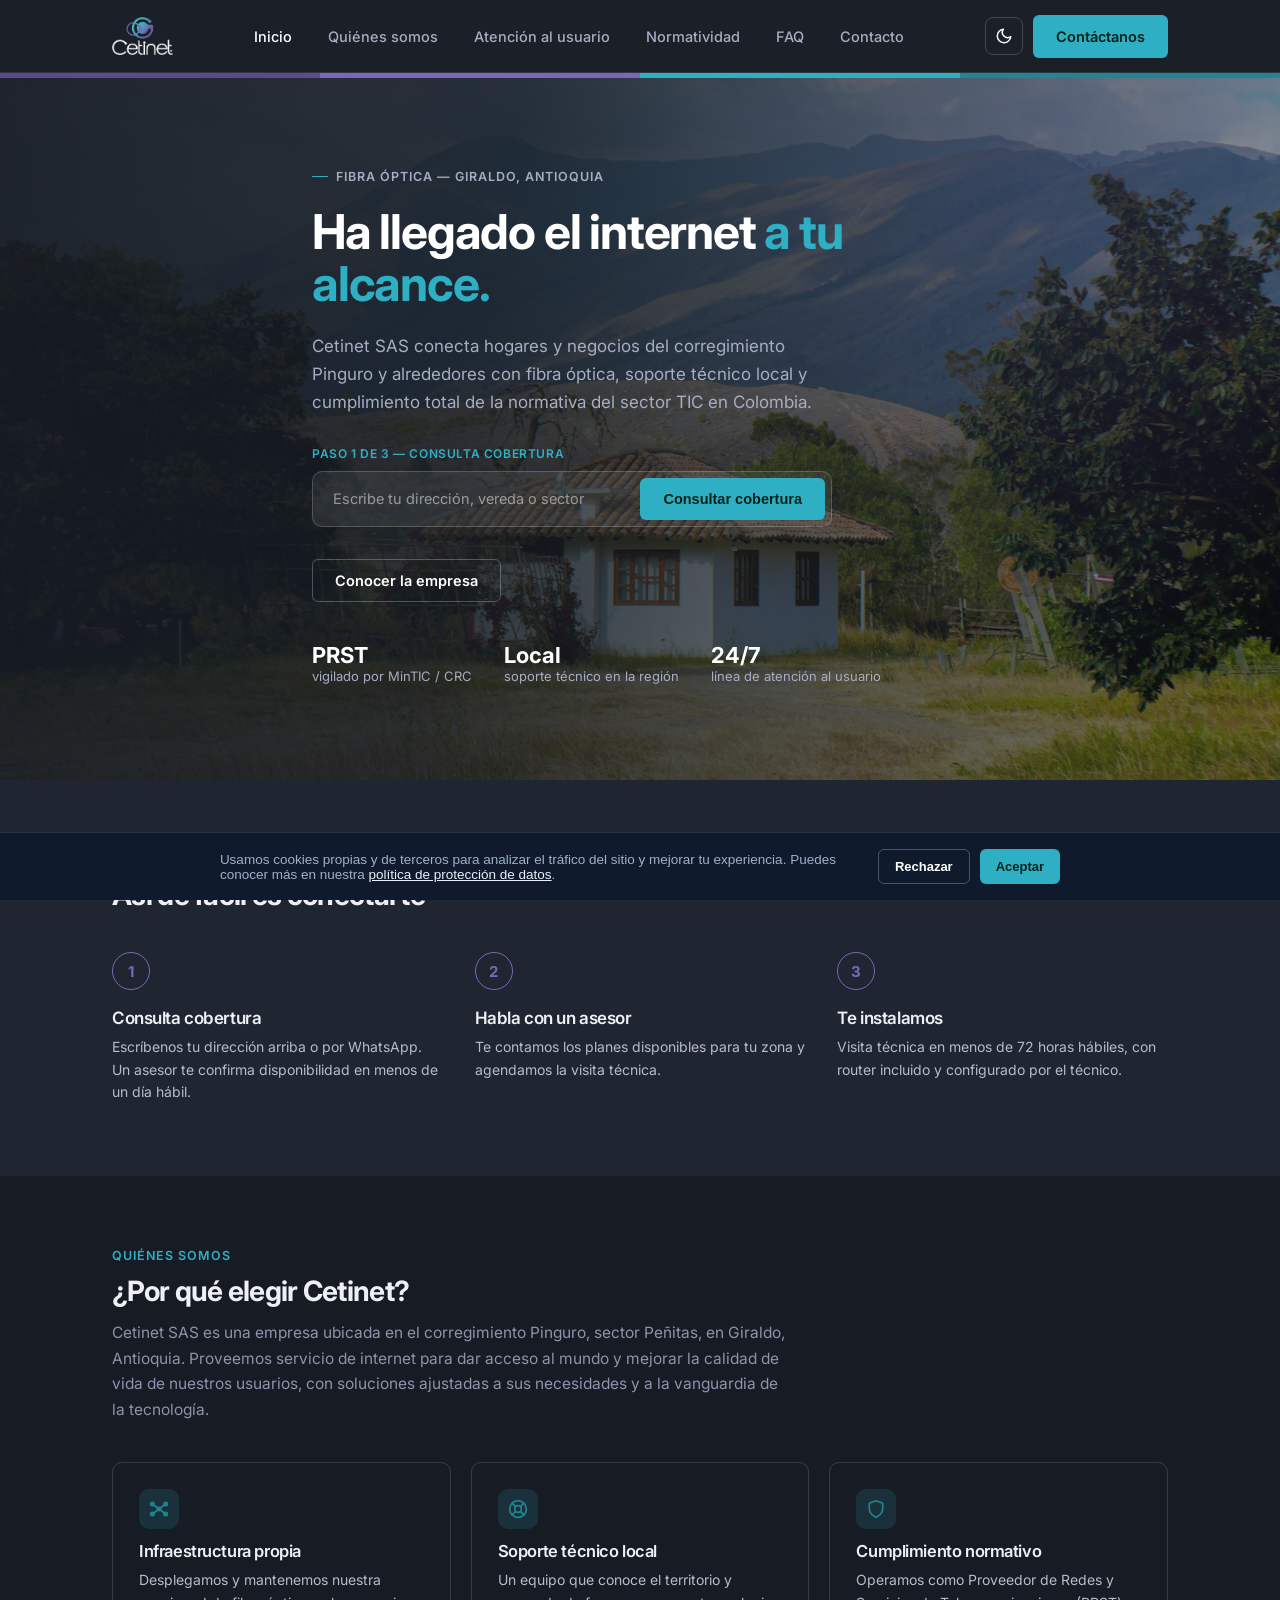
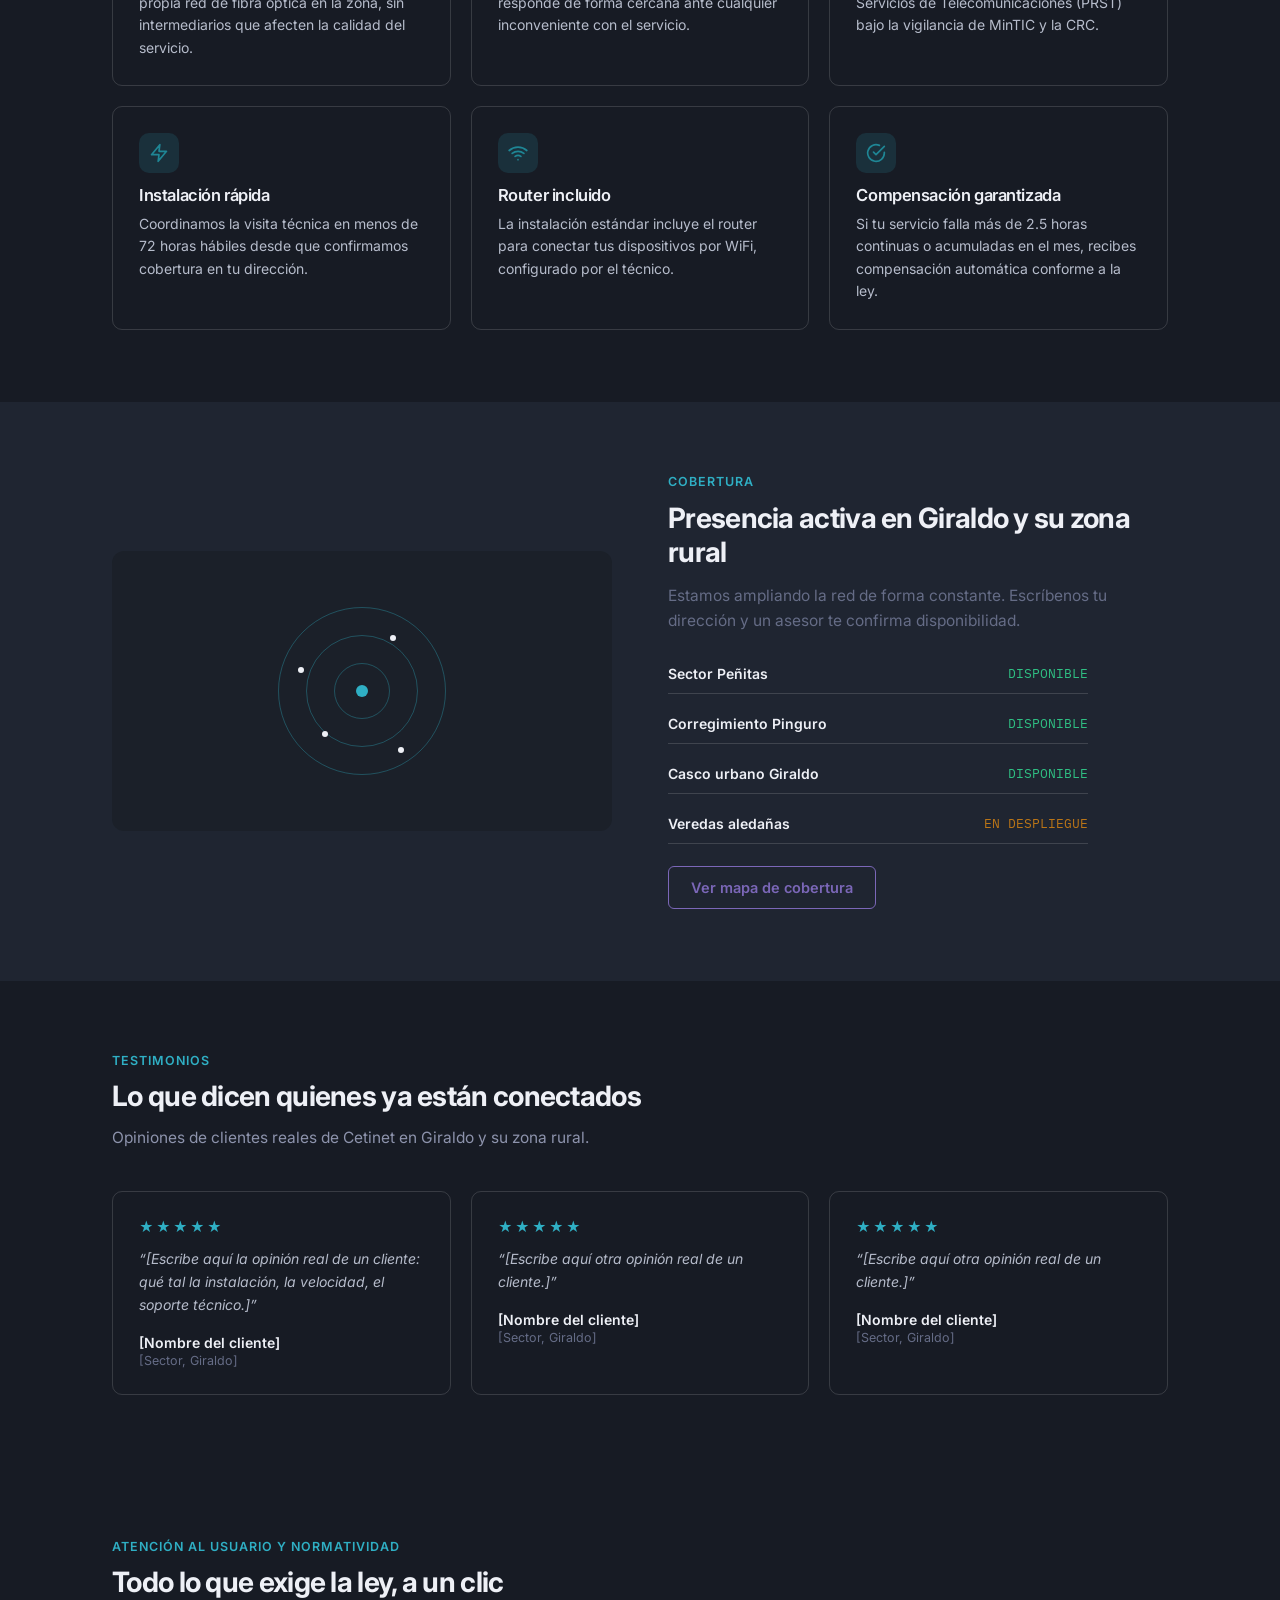
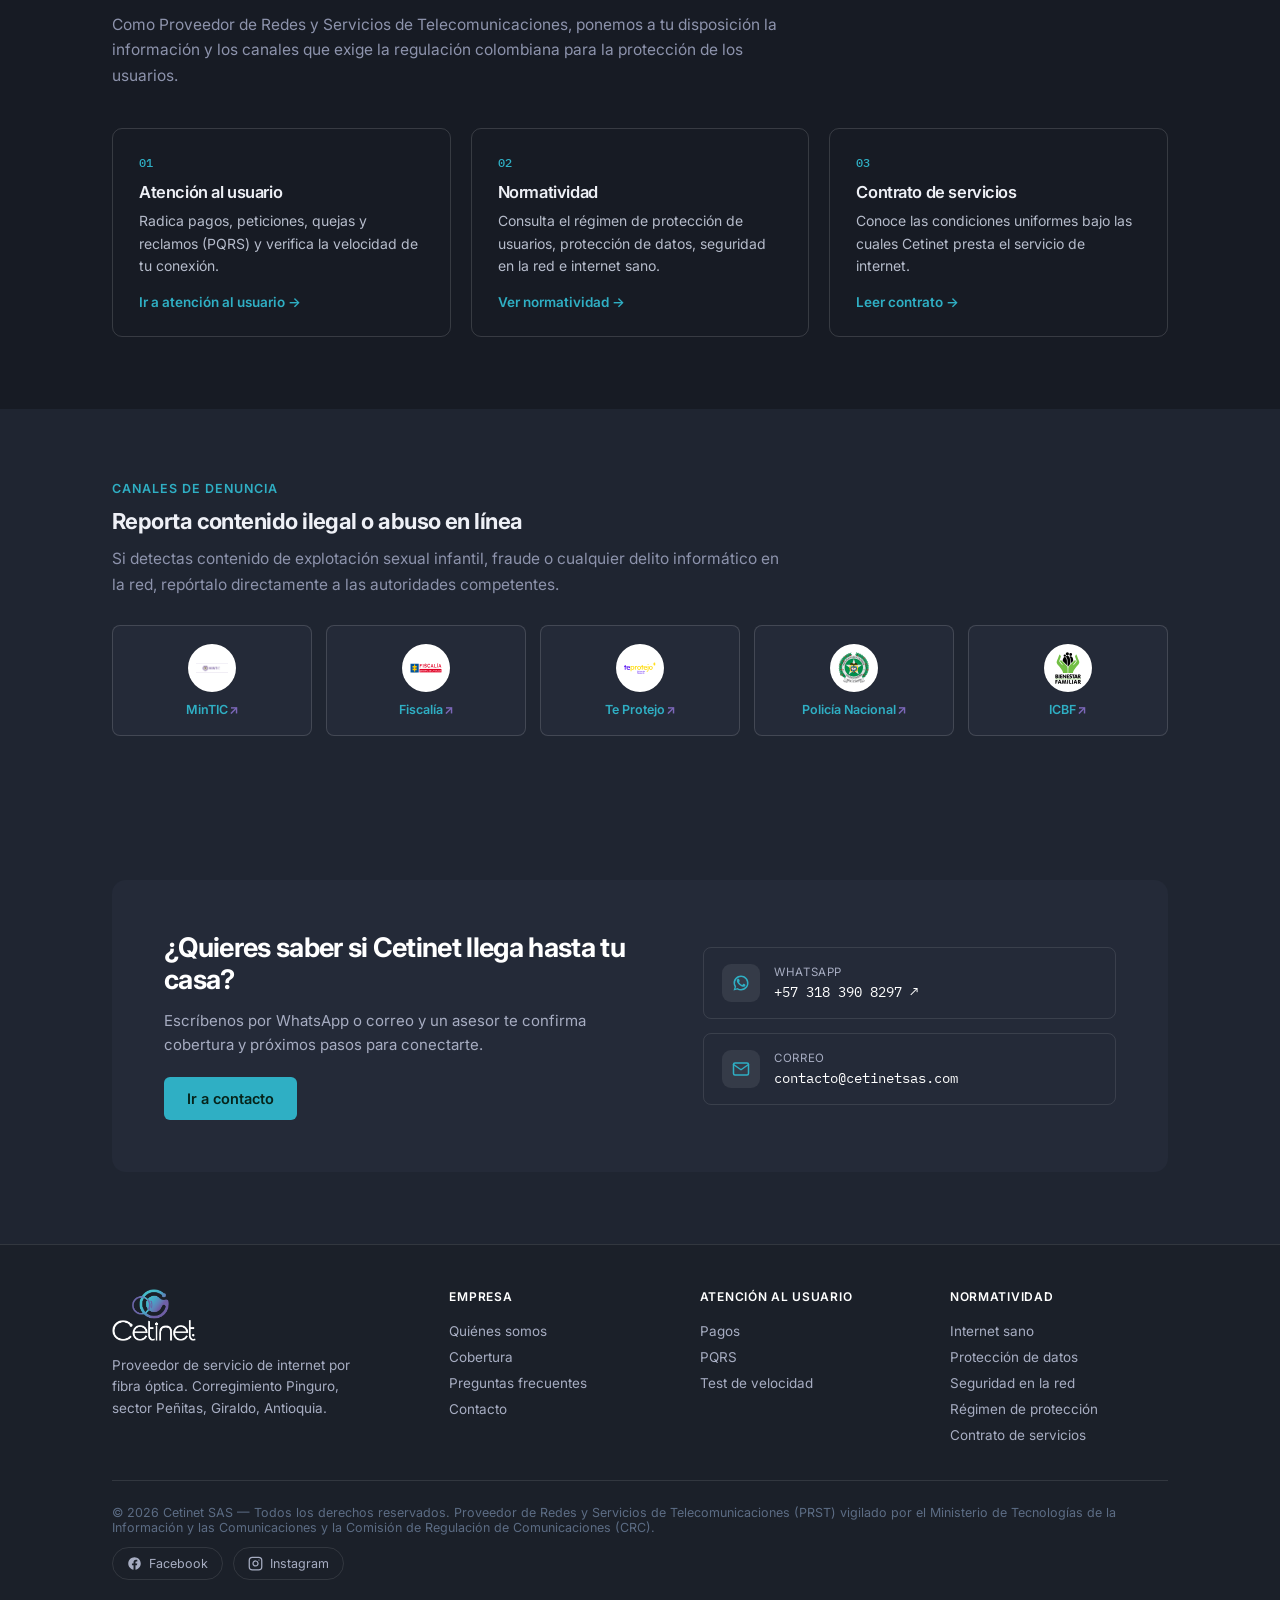
<file: index.html>
<!DOCTYPE html>
<html lang="es">
<head>
<script>(function(){try{var t=localStorage.getItem("cetinet-theme");if(t==="light"){document.documentElement.setAttribute("data-theme","light");}}catch(e){}})();</script>
<meta charset="UTF-8">
<meta name="viewport" content="width=device-width, initial-scale=1.0">
<title>Cetinet SAS — Internet de fibra óptica en Giraldo, Antioquia</title>
<meta name="description" content="Proveedor de internet por fibra óptica en Giraldo, Antioquia. Información institucional, atención al usuario y normatividad CRC/MinTIC.">
<link rel="canonical" href="https://cetinetsas.com/">
<meta property="og:type" content="website">
<meta property="og:site_name" content="Cetinet SAS">
<meta property="og:locale" content="es_CO">
<meta property="og:title" content="Cetinet SAS — Internet de fibra óptica en Giraldo, Antioquia">
<meta property="og:description" content="Proveedor de internet por fibra óptica en Giraldo, Antioquia. Información institucional, atención al usuario y normatividad CRC/MinTIC.">
<meta property="og:url" content="https://cetinetsas.com/">
<meta property="og:image" content="https://cetinetsas.com/assets/img/og-image.png">
<meta name="twitter:card" content="summary_large_image">
<meta name="twitter:image" content="https://cetinetsas.com/assets/img/og-image.png">
<meta name="twitter:title" content="Cetinet SAS — Internet de fibra óptica en Giraldo, Antioquia">
<meta name="twitter:description" content="Proveedor de internet por fibra óptica en Giraldo, Antioquia. Información institucional, atención al usuario y normatividad CRC/MinTIC.">
<link rel="icon" href="assets/img/favicon.ico" sizes="any">
<link rel="icon" type="image/png" sizes="32x32" href="assets/img/favicon-32.png">
<link rel="icon" type="image/png" sizes="16x16" href="assets/img/favicon-16.png">
<link rel="apple-touch-icon" href="assets/img/apple-touch-icon.png">
<link rel="preconnect" href="https://fonts.googleapis.com">
<link rel="preconnect" href="https://fonts.gstatic.com" crossorigin>
<link href="https://fonts.googleapis.com/css2?family=Inter:wght@400;500;600;700;800&family=IBM+Plex+Mono:wght@400;500&display=swap" rel="stylesheet">
<link rel="stylesheet" href="assets/css/style.css">

<script type="application/ld+json">
{
  "@context": "https://schema.org",
  "@type": "LocalBusiness",
  "name": "Cetinet SAS",
  "url": "https://cetinetsas.com/",
  "image": "https://cetinetsas.com/assets/img/og-image.png",
  "telephone": "+573183908297",
  "email": "contacto@cetinetsas.com",
  "priceRange": "$$",
  "address": {
    "@type": "PostalAddress",
    "streetAddress": "Corregimiento Pinguro, sector Peñitas",
    "addressLocality": "Giraldo",
    "addressRegion": "Antioquia",
    "addressCountry": "CO"
  },
  "areaServed": {
    "@type": "City",
    "name": "Giraldo, Antioquia"
  },
  "sameAs": [
    "https://www.facebook.com/people/Cetinet-SAS/100063927219916/",
    "https://www.instagram.com/cetinetsas/"
  ]
}
</script>
</head>
<body>
<a href="#contenido" class="skip-link">Saltar al contenido</a>
<header class="nav">
  <div class="nav-inner">
    <a href="./" class="logo"><img src="assets/img/logo-lockup.png" alt="Cetinet" class="logo-img"></a>
    <nav class="nav-links">
      <div class="nav-item current"><a href="./">Inicio</a></div>
      <div class="nav-item"><a href="quienes-somos.html">Quiénes somos</a></div>
      <div class="nav-item">
        <a href="atencion/">Atención al usuario</a>
        <div class="dropdown">
          <a href="https://checkout.wompi.co/method" target="_blank" rel="noopener">Pagos</a>
          <a href="atencion/#pqrs">Formulario PQRS</a>
          <a href="https://www.speedtest.net/es" target="_blank" rel="noopener">Test de velocidad</a>
          <a href="cobertura/">Mapa de cobertura</a>
        </div>
      </div>
      <div class="nav-item">
        <a href="normatividad/">Normatividad</a>
        <div class="dropdown">
          <a href="normatividad/internet-sano.html">Internet sano</a>
          <a href="normatividad/proteccion-datos.html">Protección de datos</a>
          <a href="normatividad/seguridad-en-la-red.html">Seguridad en la red</a>
          <a href="normatividad/regimen-de-proteccion.html">Régimen de protección</a>
          <a href="normatividad/contrato-de-servicios.html">Contrato de servicios</a>
        </div>
      </div>
      <div class="nav-item"><a href="preguntas-frecuentes.html">FAQ</a></div>
      <div class="nav-item"><a href="contacto.html">Contacto</a></div>
    </nav>
    <div class="nav-right">
      <button id="theme-toggle-btn" class="theme-toggle" aria-label="Cambiar modo claro/oscuro" type="button">
        <svg class="icon-moon" viewBox="0 0 24 24" fill="none" stroke="currentColor" stroke-width="2" stroke-linecap="round" stroke-linejoin="round"><path d="M21 12.79A9 9 0 1 1 11.21 3 7 7 0 0 0 21 12.79z"/></svg>
        <svg class="icon-sun" viewBox="0 0 24 24" fill="none" stroke="currentColor" stroke-width="2" stroke-linecap="round" stroke-linejoin="round"><circle cx="12" cy="12" r="4"/><path d="M12 2v2M12 20v2M4.93 4.93l1.41 1.41M17.66 17.66l1.41 1.41M2 12h2M20 12h2M6.34 17.66l-1.41 1.41M19.07 4.93l-1.41 1.41"/></svg>
      </button>
      <a href="contacto.html" class="btn btn-primary">Contáctanos</a>
    </div>
  </div>
</header>

<section class="hero" id="contenido">
  <div class="hero-bg" aria-hidden="true">
    <div class="hero-bg-slide is-active" style="background-image:url('assets/img/hero/slide-1.jpg')"></div>
    <div class="hero-bg-slide" style="background-image:url('assets/img/hero/slide-2.jpg')"></div>
    <div class="hero-bg-slide" style="background-image:url('assets/img/hero/slide-3.jpg')"></div>
    <div class="hero-bg-slide" style="background-image:url('assets/img/hero/slide-4.jpg')"></div>
    <div class="hero-bg-overlay"></div>
  </div>
  <div class="fiber-strip"><span style="background:#5A4A94"></span><span style="background:#7B67B8"></span><span style="background:#2FAFC4"></span><span style="background:#1F8695"></span></div>
  <div class="wrap hero-single">
    <div class="eyebrow">Fibra óptica — Giraldo, Antioquia</div>
    <h1>Ha llegado el internet <span class="accent">a tu alcance.</span></h1>
    <p class="lead">Cetinet SAS conecta hogares y negocios del corregimiento Pinguro y alrededores con fibra óptica, soporte técnico local y cumplimiento total de la normativa del sector TIC en Colombia.</p>

    <div class="hero-coverage">
      <div class="hero-coverage-step">Paso 1 de 3 — Consulta cobertura</div>
      <form id="hero-coverage-form" class="hero-coverage-form">
        <label for="hero-address" class="sr-only">Tu dirección, vereda o sector</label>
        <input type="text" id="hero-address" placeholder="Escribe tu dirección, vereda o sector" required>
        <button type="submit" class="btn btn-primary">Consultar cobertura</button>
      </form>
      <p class="form-status" style="display:none; margin-top:10px; font-size:13px; color:var(--text-on-dark-soft);"></p>
    </div>

    <div class="hero-cta">
      <a href="quienes-somos.html" class="btn btn-ghost-dark">Conocer la empresa</a>
    </div>
    <div class="trust-row">
      <div class="trust-item"><b>PRST</b>vigilado por MinTIC / CRC</div>
      <div class="trust-item"><b>Local</b>soporte técnico en la región</div>
      <div class="trust-item"><b>24/7</b>línea de atención al usuario</div>
    </div>
  </div>
</section>


<section class="page-section" style="background:var(--paper-tint);">
  <div class="wrap">
    <div class="section-head">
      <div class="kicker">Cómo funciona</div>
      <h2>Así de fácil es conectarte</h2>
    </div>
    <div class="steps">
      <div class="step">
        <div class="step-num">1</div>
        <h3>Consulta cobertura</h3>
        <p>Escríbenos tu dirección arriba o por WhatsApp. Un asesor te confirma disponibilidad en menos de un día hábil.</p>
      </div>
      <div class="step">
        <div class="step-num">2</div>
        <h3>Habla con un asesor</h3>
        <p>Te contamos los planes disponibles para tu zona y agendamos la visita técnica.</p>
      </div>
      <div class="step">
        <div class="step-num">3</div>
        <h3>Te instalamos</h3>
        <p>Visita técnica en menos de 72 horas hábiles, con router incluido y configurado por el técnico.</p>
      </div>
    </div>
  </div>
</section>

<section class="page-section">
  <div class="wrap">
    <div class="section-head">
      <div class="kicker">Quiénes somos</div>
      <h2>¿Por qué elegir Cetinet?</h2>
      <p>Cetinet SAS es una empresa ubicada en el corregimiento Pinguro, sector Peñitas, en Giraldo, Antioquia. Proveemos servicio de internet para dar acceso al mundo y mejorar la calidad de vida de nuestros usuarios, con soluciones ajustadas a sus necesidades y a la vanguardia de la tecnología.</p>
    </div>
    <div class="card-grid">
      <div class="card">
        <div class="card-icon" aria-hidden="true"><svg viewBox="0 0 24 24" fill="none" stroke="currentColor" stroke-width="2" stroke-linecap="round" stroke-linejoin="round"><circle cx="12" cy="12" r="2"/><circle cx="4" cy="6" r="2"/><circle cx="20" cy="6" r="2"/><circle cx="4" cy="18" r="2"/><circle cx="20" cy="18" r="2"/><line x1="12" y1="12" x2="4" y2="6"/><line x1="12" y1="12" x2="20" y2="6"/><line x1="12" y1="12" x2="4" y2="18"/><line x1="12" y1="12" x2="20" y2="18"/></svg></div>
        <h3>Infraestructura propia</h3>
        <p>Desplegamos y mantenemos nuestra propia red de fibra óptica en la zona, sin intermediarios que afecten la calidad del servicio.</p>
      </div>
      <div class="card">
        <div class="card-icon" aria-hidden="true"><svg viewBox="0 0 24 24" fill="none" stroke="currentColor" stroke-width="2" stroke-linecap="round" stroke-linejoin="round"><circle cx="12" cy="12" r="10"/><circle cx="12" cy="12" r="4"/><line x1="4.93" y1="4.93" x2="9.17" y2="9.17"/><line x1="14.83" y1="14.83" x2="19.07" y2="19.07"/><line x1="14.83" y1="9.17" x2="19.07" y2="4.93"/><line x1="4.93" y1="19.07" x2="9.17" y2="14.83"/></svg></div>
        <h3>Soporte técnico local</h3>
        <p>Un equipo que conoce el territorio y responde de forma cercana ante cualquier inconveniente con el servicio.</p>
      </div>
      <div class="card">
        <div class="card-icon" aria-hidden="true"><svg viewBox="0 0 24 24" fill="none" stroke="currentColor" stroke-width="2" stroke-linecap="round" stroke-linejoin="round"><path d="M12 22s8-4 8-10V5l-8-3-8 3v7c0 6 8 10 8 10z"/></svg></div>
        <h3>Cumplimiento normativo</h3>
        <p>Operamos como Proveedor de Redes y Servicios de Telecomunicaciones (PRST) bajo la vigilancia de MinTIC y la CRC.</p>
      </div>
      <div class="card">
        <div class="card-icon" aria-hidden="true"><svg viewBox="0 0 24 24" fill="none" stroke="currentColor" stroke-width="2" stroke-linecap="round" stroke-linejoin="round"><polygon points="13 2 3 14 12 14 11 22 21 10 12 10 13 2"/></svg></div>
        <h3>Instalación rápida</h3>
        <p>Coordinamos la visita técnica en menos de 72 horas hábiles desde que confirmamos cobertura en tu dirección.</p>
      </div>
      <div class="card">
        <div class="card-icon" aria-hidden="true"><svg viewBox="0 0 24 24" fill="none" stroke="currentColor" stroke-width="2" stroke-linecap="round" stroke-linejoin="round"><path d="M5 12.55a11 11 0 0 1 14.08 0"/><path d="M1.42 9a16 16 0 0 1 21.16 0"/><path d="M8.53 16.11a6 6 0 0 1 6.95 0"/><line x1="12" y1="20" x2="12.01" y2="20"/></svg></div>
        <h3>Router incluido</h3>
        <p>La instalación estándar incluye el router para conectar tus dispositivos por WiFi, configurado por el técnico.</p>
      </div>
      <div class="card">
        <div class="card-icon" aria-hidden="true"><svg viewBox="0 0 24 24" fill="none" stroke="currentColor" stroke-width="2" stroke-linecap="round" stroke-linejoin="round"><path d="M22 11.08V12a10 10 0 1 1-5.93-9.14"/><polyline points="22 4 12 14.01 9 11.01"/></svg></div>
        <h3>Compensación garantizada</h3>
        <p>Si tu servicio falla más de 2.5 horas continuas o acumuladas en el mes, recibes compensación automática conforme a la ley.</p>
      </div>
    </div>
  </div>
</section>

<section class="page-section" style="background:var(--paper-tint);">
  <div class="wrap coverage">
    <div class="coverage-visual">
      <div class="radar">
        <div class="ring r1"></div><div class="ring r2"></div><div class="ring r3"></div>
        <div class="radar-core"></div>
        <div class="radar-dot" style="top:22%; left:64%;"></div>
        <div class="radar-dot" style="top:70%; left:30%;"></div>
        <div class="radar-dot" style="top:38%; left:18%;"></div>
        <div class="radar-dot" style="top:78%; left:68%;"></div>
      </div>
    </div>
    <div>
      <div class="kicker">Cobertura</div>
      <h2 style="font-size:28px; font-weight:700; color:var(--text-strong);">Presencia activa en Giraldo y su zona rural</h2>
      <p style="margin-top:14px; font-size:15.5px; color:var(--slate); line-height:1.65;">Estamos ampliando la red de forma constante. Escríbenos tu dirección y un asesor te confirma disponibilidad.</p>
      <div class="coverage-list">
        <div class="row"><b>Sector Peñitas</b><span>DISPONIBLE</span></div>
        <div class="row"><b>Corregimiento Pinguro</b><span>DISPONIBLE</span></div>
        <div class="row"><b>Casco urbano Giraldo</b><span>DISPONIBLE</span></div>
        <div class="row"><b>Veredas aledañas</b><span style="color:#BA7517;">EN DESPLIEGUE</span></div>
      </div>
      <a href="cobertura/" class="btn btn-outline-blue" style="margin-top:22px;">Ver mapa de cobertura</a>
    </div>
  </div>
</section>

<!-- TESTIMONIOS: reemplaza el texto entre [corchetes] en cada tarjeta por
     una opinión real de un cliente (nombre, sector y su comentario).
     Si todavía no tienes testimonios para publicar, elimina esta sección
     completa en lugar de dejar los placeholders visibles. -->
<section class="page-section">
  <div class="wrap">
    <div class="section-head">
      <div class="kicker">Testimonios</div>
      <h2>Lo que dicen quienes ya están conectados</h2>
      <p>Opiniones de clientes reales de Cetinet en Giraldo y su zona rural.</p>
    </div>
    <div class="card-grid">
      <div class="card testimonial-card">
        <div class="stars" aria-hidden="true">★★★★★</div>
        <blockquote>“[Escribe aquí la opinión real de un cliente: qué tal la instalación, la velocidad, el soporte técnico.]”</blockquote>
        <div class="testimonial-author">
          <span class="name">[Nombre del cliente]</span>
          <span class="place">[Sector, Giraldo]</span>
        </div>
      </div>
      <div class="card testimonial-card">
        <div class="stars" aria-hidden="true">★★★★★</div>
        <blockquote>“[Escribe aquí otra opinión real de un cliente.]”</blockquote>
        <div class="testimonial-author">
          <span class="name">[Nombre del cliente]</span>
          <span class="place">[Sector, Giraldo]</span>
        </div>
      </div>
      <div class="card testimonial-card">
        <div class="stars" aria-hidden="true">★★★★★</div>
        <blockquote>“[Escribe aquí otra opinión real de un cliente.]”</blockquote>
        <div class="testimonial-author">
          <span class="name">[Nombre del cliente]</span>
          <span class="place">[Sector, Giraldo]</span>
        </div>
      </div>
    </div>
  </div>
</section>

<section class="page-section">
  <div class="wrap">
    <div class="section-head">
      <div class="kicker">Atención al usuario y normatividad</div>
      <h2>Todo lo que exige la ley, a un clic</h2>
      <p>Como Proveedor de Redes y Servicios de Telecomunicaciones, ponemos a tu disposición la información y los canales que exige la regulación colombiana para la protección de los usuarios.</p>
    </div>
    <div class="card-grid">
      <div class="card">
        <div class="tag">01</div>
        <h3>Atención al usuario</h3>
        <p>Radica pagos, peticiones, quejas y reclamos (PQRS) y verifica la velocidad de tu conexión.</p>
        <a href="atencion/" class="card-link">Ir a atención al usuario →</a>
      </div>
      <div class="card">
        <div class="tag">02</div>
        <h3>Normatividad</h3>
        <p>Consulta el régimen de protección de usuarios, protección de datos, seguridad en la red e internet sano.</p>
        <a href="normatividad/" class="card-link">Ver normatividad →</a>
      </div>
      <div class="card">
        <div class="tag">03</div>
        <h3>Contrato de servicios</h3>
        <p>Conoce las condiciones uniformes bajo las cuales Cetinet presta el servicio de internet.</p>
        <a href="normatividad/contrato-de-servicios.html" class="card-link">Leer contrato →</a>
      </div>
    </div>
  </div>
</section>
<section class="official-strip page-section">
  <div class="wrap">
    <div class="section-head" style="margin-bottom:28px;">
      <div class="kicker">Canales de denuncia</div>
      <h2 style="font-size:22px;">Reporta contenido ilegal o abuso en línea</h2>
      <p>Si detectas contenido de explotación sexual infantil, fraude o cualquier delito informático en la red, repórtalo directamente a las autoridades competentes.</p>
    </div>
    <div class="official-grid">
      <a class="official-item" href="https://www.mintic.gov.co/portal/inicio/" target="_blank" rel="noopener"><span class="logo-badge"><img src="assets/img/logos/mintic.png" alt="MinTIC" loading="lazy" width="120" height="36"></span><span class="official-label">MinTIC <span class="ext-arrow">↗</span></span></a>
<a class="official-item" href="https://www.fiscalia.gov.co/colombia/" target="_blank" rel="noopener"><span class="logo-badge"><img src="assets/img/logos/fiscalia.svg" alt="Fiscalía General de la Nación" loading="lazy" width="48" height="14"></span><span class="official-label">Fiscalía <span class="ext-arrow">↗</span></span></a>
<a class="official-item" href="https://teprotejo.org/" target="_blank" rel="noopener"><span class="logo-badge"><img src="assets/img/logos/teprotejo.svg" alt="Te Protejo" loading="lazy" width="48" height="48"></span><span class="official-label">Te Protejo <span class="ext-arrow">↗</span></span></a>
<a class="official-item" href="https://www.policia.gov.co/" target="_blank" rel="noopener"><span class="logo-badge"><img src="assets/img/logos/policia.svg" alt="Policía Nacional de Colombia" loading="lazy" width="48" height="48"></span><span class="official-label">Policía Nacional <span class="ext-arrow">↗</span></span></a>
<a class="official-item" href="https://www.icbf.gov.co/" target="_blank" rel="noopener"><span class="logo-badge"><img src="assets/img/logos/icbf.svg" alt="ICBF" loading="lazy" width="40" height="48"></span><span class="official-label">ICBF <span class="ext-arrow">↗</span></span></a>
    </div>
  </div>
</section>

<section class="contact-band page-section">
  <div class="wrap">
    <div class="contact-box">
      <div>
        <h2>¿Quieres saber si Cetinet llega hasta tu casa?</h2>
        <p>Escríbenos por WhatsApp o correo y un asesor te confirma cobertura y próximos pasos para conectarte.</p>
        <a href="contacto.html" class="btn btn-primary" style="margin-top:20px;">Ir a contacto</a>
      </div>
      <div class="contact-methods">
        <div class="contact-method">
          <span class="contact-method-icon" aria-hidden="true"><svg viewBox="0 0 24 24" fill="currentColor"><path d="M17.53 14.09c-.29-.15-1.71-.85-1.98-.94-.27-.1-.46-.15-.65.15-.19.29-.75.94-.92 1.13-.17.19-.34.22-.63.07-.29-.15-1.22-.45-2.32-1.44-.86-.77-1.44-1.71-1.61-2-.17-.29-.02-.45.13-.6.13-.13.29-.34.44-.51.15-.17.19-.29.29-.48.1-.19.05-.36-.02-.51-.07-.15-.65-1.58-.9-2.16-.24-.58-.48-.5-.65-.51h-.56c-.19 0-.5.07-.76.36-.26.29-1 .98-1 2.4s1.02 2.79 1.17 2.98c.14.19 2 3.06 4.86 4.29.68.29 1.21.47 1.62.6.68.22 1.3.19 1.79.11.55-.08 1.71-.7 1.95-1.37.24-.68.24-1.26.17-1.38-.07-.12-.26-.19-.55-.34z"/><path d="M12 2C6.48 2 2 6.48 2 12c0 1.95.56 3.77 1.53 5.31L2 22l4.83-1.5A9.94 9.94 0 0 0 12 22c5.52 0 10-4.48 10-10S17.52 2 12 2zm0 18a7.94 7.94 0 0 1-4.06-1.11l-.29-.17-3.03.94.96-2.96-.19-.3A7.95 7.95 0 1 1 12 20z"/></svg></span>
          <div><div class="label">WhatsApp</div><div class="val"><a class="inline-link" href="https://wa.me/573183908297" target="_blank" rel="noopener">+57 318 390 8297 ↗</a></div></div>
        </div>
        <div class="contact-method">
          <span class="contact-method-icon" aria-hidden="true"><svg viewBox="0 0 24 24" fill="none" stroke="currentColor" stroke-width="2" stroke-linecap="round" stroke-linejoin="round"><path d="M4 4h16c1.1 0 2 .9 2 2v12c0 1.1-.9 2-2 2H4c-1.1 0-2-.9-2-2V6c0-1.1.9-2 2-2z"/><polyline points="22,6 12,13 2,6"/></svg></span>
          <div><div class="label">Correo</div><div class="val"><a class="inline-link" href="mailto:contacto@cetinetsas.com">contacto@cetinetsas.com</a></div></div>
        </div>
      </div>
    </div>
  </div>
</section>

<footer>
  <div class="wrap">
    <div class="footer-grid">
      <div class="footer-col">
        <div class="footer-logo"><img src="assets/img/logo-lockup.png" alt="Cetinet" class="logo-img footer-logo-img"></div>
        <p>Proveedor de servicio de internet por fibra óptica. Corregimiento Pinguro, sector Peñitas, Giraldo, Antioquia.</p>
      </div>
      <div class="footer-col">
        <h4>Empresa</h4>
        <a href="quienes-somos.html">Quiénes somos</a>
        <a href="cobertura/">Cobertura</a>
        <a href="preguntas-frecuentes.html">Preguntas frecuentes</a>
        <a href="contacto.html">Contacto</a>
      </div>
      <div class="footer-col">
        <h4>Atención al usuario</h4>
        <a href="https://checkout.wompi.co/method" target="_blank" rel="noopener">Pagos</a>
        <a href="atencion/#pqrs">PQRS</a>
        <a href="https://www.speedtest.net/es" target="_blank" rel="noopener">Test de velocidad</a>
      </div>
      <div class="footer-col">
        <h4>Normatividad</h4>
        <a href="normatividad/internet-sano.html">Internet sano</a>
        <a href="normatividad/proteccion-datos.html">Protección de datos</a>
        <a href="normatividad/seguridad-en-la-red.html">Seguridad en la red</a>
        <a href="normatividad/regimen-de-proteccion.html">Régimen de protección</a>
        <a href="normatividad/contrato-de-servicios.html">Contrato de servicios</a>
      </div>
    </div>
    <div class="footer-bottom">
      <p class="foot-legal">© 2026 Cetinet SAS — Todos los derechos reservados. Proveedor de Redes y Servicios de Telecomunicaciones (PRST) vigilado por el Ministerio de Tecnologías de la Información y las Comunicaciones y la Comisión de Regulación de Comunicaciones (CRC).</p>
      <div class="footer-social">
        <a href="https://www.facebook.com/people/Cetinet-SAS/100063927219916/" target="_blank" rel="noopener"><svg viewBox="0 0 24 24" fill="currentColor" aria-hidden="true"><path d="M22 12.06C22 6.51 17.52 2 12 2S2 6.51 2 12.06c0 5 3.66 9.15 8.44 9.94v-7.03H7.9v-2.91h2.54V9.85c0-2.51 1.49-3.89 3.77-3.89 1.09 0 2.24.2 2.24.2v2.46h-1.26c-1.24 0-1.63.77-1.63 1.56v1.88h2.78l-.44 2.91h-2.34V22c4.78-.79 8.44-4.94 8.44-9.94Z"/></svg><span>Facebook</span></a>
        <a href="https://www.instagram.com/cetinetsas/" target="_blank" rel="noopener"><svg viewBox="0 0 24 24" fill="none" stroke="currentColor" stroke-width="2" stroke-linecap="round" stroke-linejoin="round" aria-hidden="true"><rect x="2" y="2" width="20" height="20" rx="5" ry="5"/><path d="M16 11.37A4 4 0 1 1 12.63 8 4 4 0 0 1 16 11.37z"/><line x1="17.5" y1="6.5" x2="17.51" y2="6.5"/></svg><span>Instagram</span></a>
      </div>
    </div>
  </div>
</footer>

<div id="cookie-banner" style="position:fixed; left:0; right:0; bottom:0; z-index:100; background:#0F1B2C; color:#EAF0FB; border-top:1px solid rgba(255,255,255,0.1); padding:16px 20px; display:none; align-items:center; justify-content:center; gap:18px; flex-wrap:wrap; font-family:'IBM Plex Sans',sans-serif;">
  <p style="margin:0; font-size:13.5px; max-width:640px; color:#9FB0C9;">Usamos cookies propias y de terceros para analizar el tráfico del sitio y mejorar tu experiencia. Puedes conocer más en nuestra <a href="normatividad/proteccion-datos.html" style="color:#EAF0FB; text-decoration:underline;">política de protección de datos</a>.</p>
  <div style="display:flex; gap:10px; flex-shrink:0;">
    <button onclick="document.getElementById('cookie-banner').style.display='none'; localStorage.setItem('cetinet-cookies','rejected');" style="background:transparent; border:1px solid rgba(255,255,255,0.25); color:#fff; padding:9px 16px; border-radius:6px; font-size:13px; font-weight:600; cursor:pointer;">Rechazar</button>
    <button onclick="document.getElementById('cookie-banner').style.display='none'; localStorage.setItem('cetinet-cookies','accepted');" style="background:#2FAFC4; border:none; color:#06231A; padding:9px 16px; border-radius:6px; font-size:13px; font-weight:600; cursor:pointer;">Aceptar</button>
  </div>
</div>
<script>
  if(!localStorage.getItem('cetinet-cookies')){
    document.getElementById('cookie-banner').style.display='flex';
  }
</script>

<script src="assets/js/site.js" defer></script>
</body>
</html>
</file>
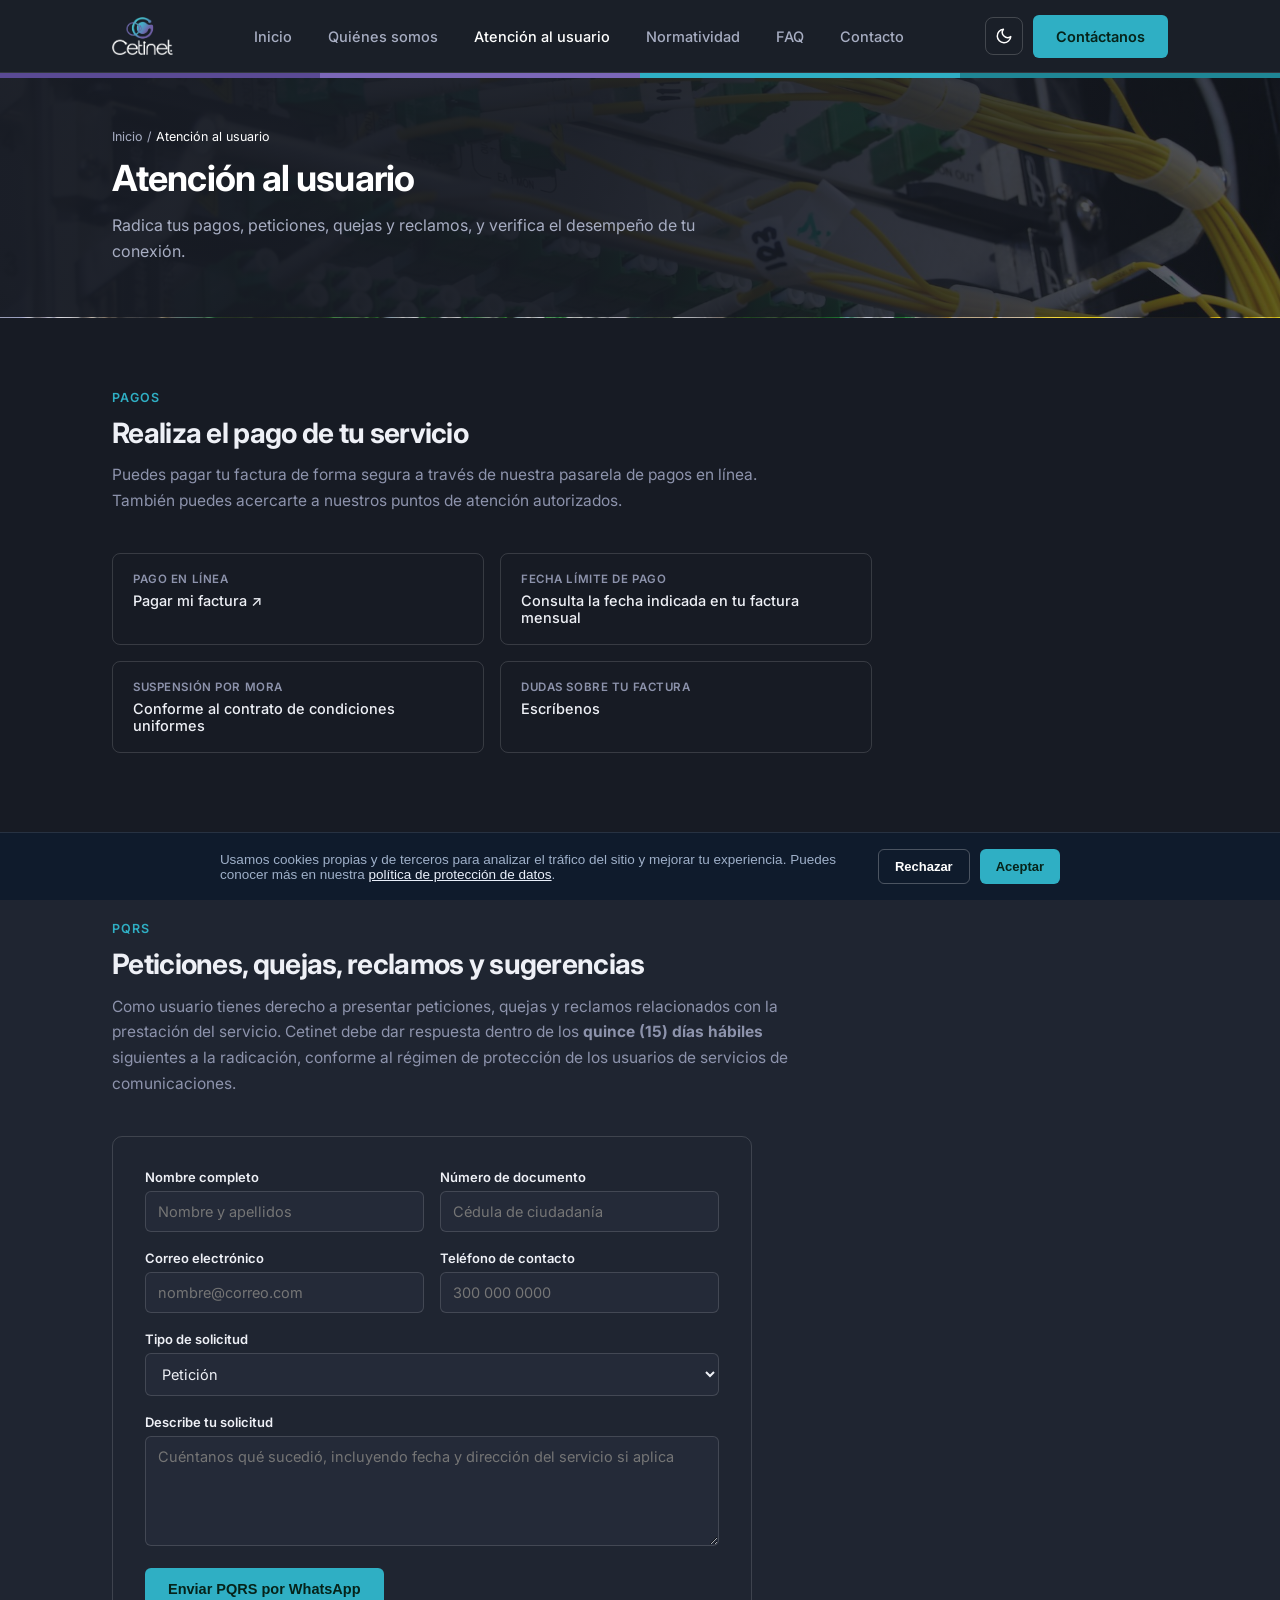
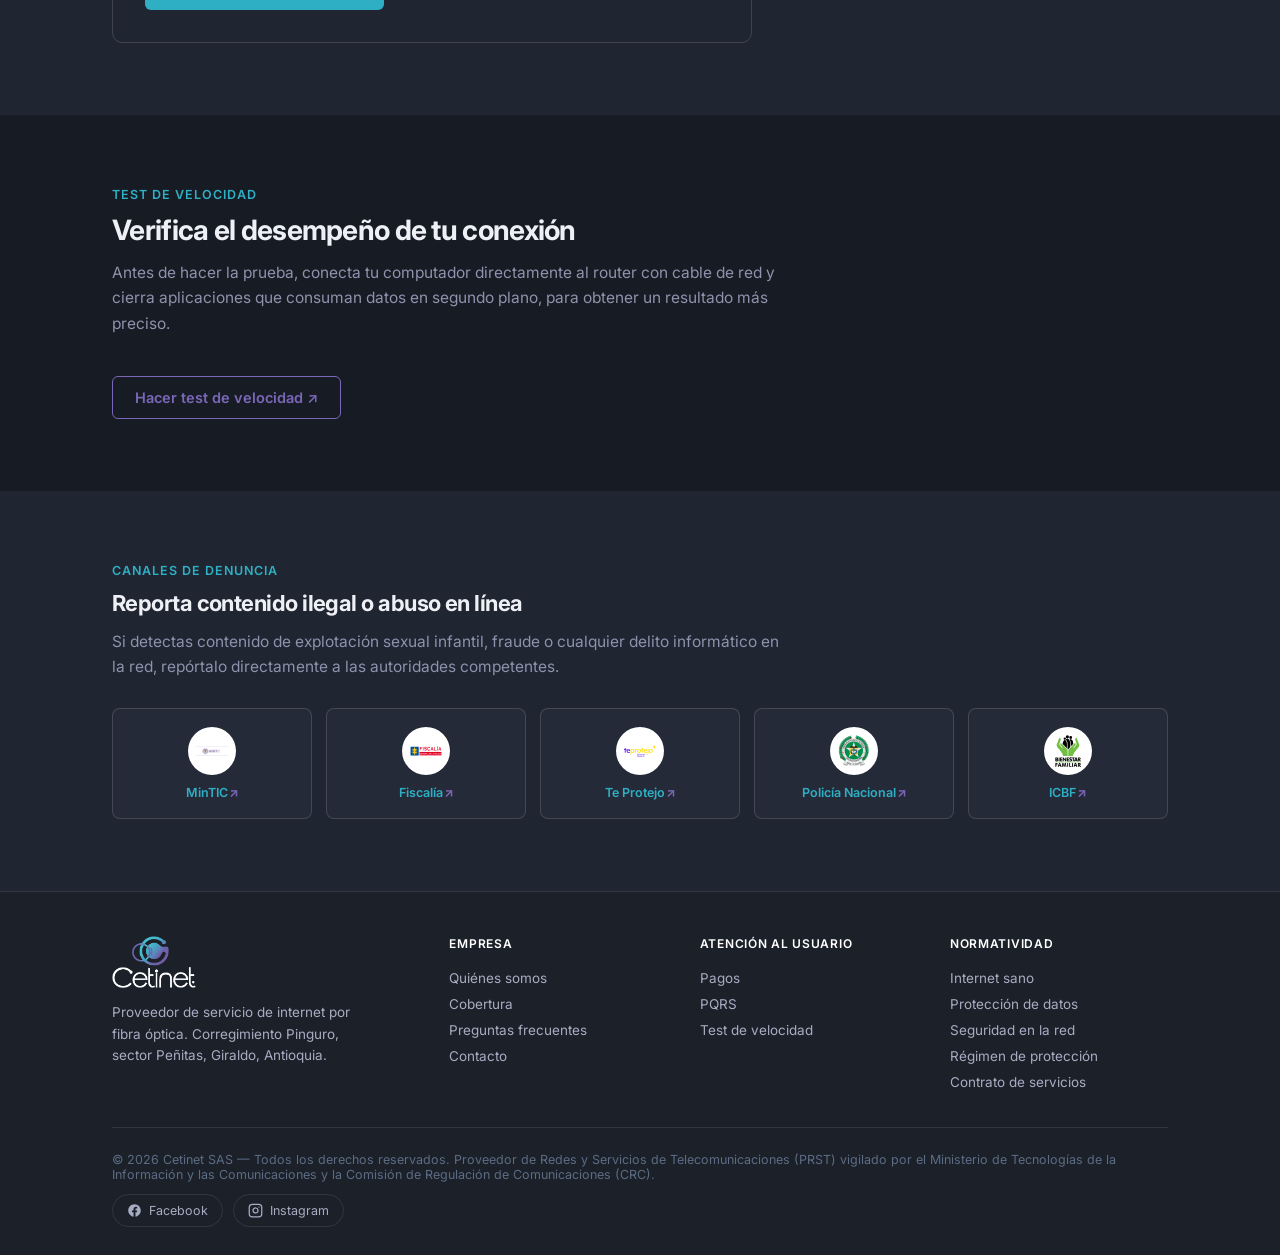
<file: atencion/index.html>
<!DOCTYPE html>
<html lang="es">
<head>
<script>(function(){try{var t=localStorage.getItem("cetinet-theme");if(t==="light"){document.documentElement.setAttribute("data-theme","light");}}catch(e){}})();</script>
<meta charset="UTF-8">
<meta name="viewport" content="width=device-width, initial-scale=1.0">
<title>Atención al usuario — Cetinet SAS</title>
<meta name="description" content="Pagos, formulario PQRS y test de velocidad para usuarios de Cetinet SAS.">
<link rel="canonical" href="https://cetinetsas.com/atencion/index.html">
<meta property="og:type" content="website">
<meta property="og:site_name" content="Cetinet SAS">
<meta property="og:locale" content="es_CO">
<meta property="og:title" content="Atención al usuario — Cetinet SAS">
<meta property="og:description" content="Pagos, formulario PQRS y test de velocidad para usuarios de Cetinet SAS.">
<meta property="og:url" content="https://cetinetsas.com/atencion/index.html">
<meta property="og:image" content="https://cetinetsas.com/assets/img/og-image.png">
<meta name="twitter:card" content="summary_large_image">
<meta name="twitter:image" content="https://cetinetsas.com/assets/img/og-image.png">
<meta name="twitter:title" content="Atención al usuario — Cetinet SAS">
<meta name="twitter:description" content="Pagos, formulario PQRS y test de velocidad para usuarios de Cetinet SAS.">
<link rel="icon" href="../assets/img/favicon.ico" sizes="any">
<link rel="icon" type="image/png" sizes="32x32" href="../assets/img/favicon-32.png">
<link rel="icon" type="image/png" sizes="16x16" href="../assets/img/favicon-16.png">
<link rel="apple-touch-icon" href="../assets/img/apple-touch-icon.png">
<link rel="preconnect" href="https://fonts.googleapis.com">
<link rel="preconnect" href="https://fonts.gstatic.com" crossorigin>
<link href="https://fonts.googleapis.com/css2?family=Inter:wght@400;500;600;700;800&family=IBM+Plex+Mono:wght@400;500&display=swap" rel="stylesheet">
<link rel="stylesheet" href="../assets/css/style.css">

<script type="application/ld+json">
{
  "@context": "https://schema.org",
  "@type": "LocalBusiness",
  "name": "Cetinet SAS",
  "url": "https://cetinetsas.com/atencion/index.html",
  "image": "https://cetinetsas.com/assets/img/og-image.png",
  "telephone": "+573183908297",
  "email": "contacto@cetinetsas.com",
  "priceRange": "$$",
  "address": {
    "@type": "PostalAddress",
    "streetAddress": "Corregimiento Pinguro, sector Peñitas",
    "addressLocality": "Giraldo",
    "addressRegion": "Antioquia",
    "addressCountry": "CO"
  },
  "areaServed": {
    "@type": "City",
    "name": "Giraldo, Antioquia"
  },
  "sameAs": [
    "https://www.facebook.com/people/Cetinet-SAS/100063927219916/",
    "https://www.instagram.com/cetinetsas/"
  ]
}
</script>
</head>
<body>
<a href="#contenido" class="skip-link">Saltar al contenido</a>
<header class="nav">
  <div class="nav-inner">
    <a href="../" class="logo"><img src="../assets/img/logo-lockup.png" alt="Cetinet" class="logo-img"></a>
    <nav class="nav-links">
      <div class="nav-item"><a href="../">Inicio</a></div>
      <div class="nav-item"><a href="../quienes-somos.html">Quiénes somos</a></div>
      <div class="nav-item current">
        <a href="../atencion/">Atención al usuario</a>
        <div class="dropdown">
          <a href="https://checkout.wompi.co/method" target="_blank" rel="noopener">Pagos</a>
          <a href="../atencion/#pqrs">Formulario PQRS</a>
          <a href="https://www.speedtest.net/es" target="_blank" rel="noopener">Test de velocidad</a>
          <a href="../cobertura/">Mapa de cobertura</a>
        </div>
      </div>
      <div class="nav-item">
        <a href="../normatividad/">Normatividad</a>
        <div class="dropdown">
          <a href="../normatividad/internet-sano.html">Internet sano</a>
          <a href="../normatividad/proteccion-datos.html">Protección de datos</a>
          <a href="../normatividad/seguridad-en-la-red.html">Seguridad en la red</a>
          <a href="../normatividad/regimen-de-proteccion.html">Régimen de protección</a>
          <a href="../normatividad/contrato-de-servicios.html">Contrato de servicios</a>
        </div>
      </div>
      <div class="nav-item"><a href="../preguntas-frecuentes.html">FAQ</a></div>
      <div class="nav-item"><a href="../contacto.html">Contacto</a></div>
    </nav>
    <div class="nav-right">
      <button id="theme-toggle-btn" class="theme-toggle" aria-label="Cambiar modo claro/oscuro" type="button">
        <svg class="icon-moon" viewBox="0 0 24 24" fill="none" stroke="currentColor" stroke-width="2" stroke-linecap="round" stroke-linejoin="round"><path d="M21 12.79A9 9 0 1 1 11.21 3 7 7 0 0 0 21 12.79z"/></svg>
        <svg class="icon-sun" viewBox="0 0 24 24" fill="none" stroke="currentColor" stroke-width="2" stroke-linecap="round" stroke-linejoin="round"><circle cx="12" cy="12" r="4"/><path d="M12 2v2M12 20v2M4.93 4.93l1.41 1.41M17.66 17.66l1.41 1.41M2 12h2M20 12h2M6.34 17.66l-1.41 1.41M19.07 4.93l-1.41 1.41"/></svg>
      </button>
      <a href="../contacto.html" class="btn btn-primary">Contáctanos</a>
    </div>
  </div>
</header>

<section class="page-hero" id="contenido" style="background-image:url('../assets/img/hero/slide-4.jpg')">
  <div class="fiber-strip"><span style="background:#5A4A94"></span><span style="background:#7B67B8"></span><span style="background:#2FAFC4"></span><span style="background:#1F8695"></span></div>
  <div class="wrap">
    <div class="breadcrumb"><a href="../">Inicio</a> / <span style="color:#fff;">Atención al usuario</span></div>
    <h1>Atención al usuario</h1>
    <p class="lead">Radica tus pagos, peticiones, quejas y reclamos, y verifica el desempeño de tu conexión.</p>
  </div>
</section>


<section class="page-section" id="pagos">
  <div class="wrap">
    <div class="section-head">
      <div class="kicker">Pagos</div>
      <h2>Realiza el pago de tu servicio</h2>
      <p>Puedes pagar tu factura de forma segura a través de nuestra pasarela de pagos en línea. También puedes acercarte a nuestros puntos de atención autorizados.</p>
    </div>
    <div class="info-grid">
      <div class="info-cell">
        <div class="label">Pago en línea</div>
        <div class="val"><a class="inline-link" href="https://checkout.wompi.co/method" target="_blank" rel="noopener">Pagar mi factura ↗</a></div>
      </div>
      <div class="info-cell">
        <div class="label">Fecha límite de pago</div>
        <div class="val">Consulta la fecha indicada en tu factura mensual</div>
      </div>
      <div class="info-cell">
        <div class="label">Suspensión por mora</div>
        <div class="val">Conforme al contrato de condiciones uniformes</div>
      </div>
      <div class="info-cell">
        <div class="label">Dudas sobre tu factura</div>
        <div class="val"><a class="inline-link" href="../contacto.html">Escríbenos</a></div>
      </div>
    </div>
  </div>
</section>

<section class="page-section" id="pqrs" style="background:var(--paper-tint);">
  <div class="wrap">
    <div class="section-head">
      <div class="kicker">PQRS</div>
      <h2>Peticiones, quejas, reclamos y sugerencias</h2>
      <p>Como usuario tienes derecho a presentar peticiones, quejas y reclamos relacionados con la prestación del servicio. Cetinet debe dar respuesta dentro de los <strong>quince (15) días hábiles</strong> siguientes a la radicación, conforme al régimen de protección de los usuarios de servicios de comunicaciones.</p>
    </div>
    <div class="form-card">
      <form id="pqrs-form">
        <div class="form-two">
          <div class="form-row">
            <label for="nombre">Nombre completo</label>
            <input type="text" id="nombre" name="nombre" placeholder="Nombre y apellidos" required>
          </div>
          <div class="form-row">
            <label for="documento">Número de documento</label>
            <input type="text" id="documento" name="documento" placeholder="Cédula de ciudadanía" required>
          </div>
        </div>
        <div class="form-two">
          <div class="form-row">
            <label for="correo">Correo electrónico</label>
            <input type="email" id="correo" name="correo" placeholder="nombre@correo.com" required>
          </div>
          <div class="form-row">
            <label for="telefono">Teléfono de contacto</label>
            <input type="tel" id="telefono" name="telefono" placeholder="300 000 0000" required>
          </div>
        </div>
        <div class="form-row">
          <label for="tipo">Tipo de solicitud</label>
          <select id="tipo" name="tipo">
            <option>Petición</option>
            <option>Queja</option>
            <option>Reclamo</option>
            <option>Sugerencia</option>
            <option>Solicitud sobre datos personales</option>
          </select>
        </div>
        <div class="form-row">
          <label for="detalle">Describe tu solicitud</label>
          <textarea id="detalle" name="detalle" placeholder="Cuéntanos qué sucedió, incluyendo fecha y dirección del servicio si aplica" required></textarea>
        </div>
        <button type="submit" class="btn btn-primary">Enviar PQRS por WhatsApp</button>
        <p class="form-status" style="display:none; margin-top:14px; font-size:13.5px; color:var(--slate);"></p>
      </form>
    </div>
  </div>
</section>

<section class="page-section" id="velocidad">
  <div class="wrap">
    <div class="section-head">
      <div class="kicker">Test de velocidad</div>
      <h2>Verifica el desempeño de tu conexión</h2>
      <p>Antes de hacer la prueba, conecta tu computador directamente al router con cable de red y cierra aplicaciones que consuman datos en segundo plano, para obtener un resultado más preciso.</p>
    </div>
    <a href="https://www.speedtest.net/es" target="_blank" rel="noopener" class="btn btn-outline-blue">Hacer test de velocidad ↗</a>
  </div>
</section>
<section class="official-strip page-section">
  <div class="wrap">
    <div class="section-head" style="margin-bottom:28px;">
      <div class="kicker">Canales de denuncia</div>
      <h2 style="font-size:22px;">Reporta contenido ilegal o abuso en línea</h2>
      <p>Si detectas contenido de explotación sexual infantil, fraude o cualquier delito informático en la red, repórtalo directamente a las autoridades competentes.</p>
    </div>
    <div class="official-grid">
      <a class="official-item" href="https://www.mintic.gov.co/portal/inicio/" target="_blank" rel="noopener"><span class="logo-badge"><img src="../assets/img/logos/mintic.png" alt="MinTIC" loading="lazy" width="120" height="36"></span><span class="official-label">MinTIC <span class="ext-arrow">↗</span></span></a>
<a class="official-item" href="https://www.fiscalia.gov.co/colombia/" target="_blank" rel="noopener"><span class="logo-badge"><img src="../assets/img/logos/fiscalia.svg" alt="Fiscalía General de la Nación" loading="lazy" width="48" height="14"></span><span class="official-label">Fiscalía <span class="ext-arrow">↗</span></span></a>
<a class="official-item" href="https://teprotejo.org/" target="_blank" rel="noopener"><span class="logo-badge"><img src="../assets/img/logos/teprotejo.svg" alt="Te Protejo" loading="lazy" width="48" height="48"></span><span class="official-label">Te Protejo <span class="ext-arrow">↗</span></span></a>
<a class="official-item" href="https://www.policia.gov.co/" target="_blank" rel="noopener"><span class="logo-badge"><img src="../assets/img/logos/policia.svg" alt="Policía Nacional de Colombia" loading="lazy" width="48" height="48"></span><span class="official-label">Policía Nacional <span class="ext-arrow">↗</span></span></a>
<a class="official-item" href="https://www.icbf.gov.co/" target="_blank" rel="noopener"><span class="logo-badge"><img src="../assets/img/logos/icbf.svg" alt="ICBF" loading="lazy" width="40" height="48"></span><span class="official-label">ICBF <span class="ext-arrow">↗</span></span></a>
    </div>
  </div>
</section>

<footer>
  <div class="wrap">
    <div class="footer-grid">
      <div class="footer-col">
        <div class="footer-logo"><img src="../assets/img/logo-lockup.png" alt="Cetinet" class="logo-img footer-logo-img"></div>
        <p>Proveedor de servicio de internet por fibra óptica. Corregimiento Pinguro, sector Peñitas, Giraldo, Antioquia.</p>
      </div>
      <div class="footer-col">
        <h4>Empresa</h4>
        <a href="../quienes-somos.html">Quiénes somos</a>
        <a href="../cobertura/">Cobertura</a>
        <a href="../preguntas-frecuentes.html">Preguntas frecuentes</a>
        <a href="../contacto.html">Contacto</a>
      </div>
      <div class="footer-col">
        <h4>Atención al usuario</h4>
        <a href="https://checkout.wompi.co/method" target="_blank" rel="noopener">Pagos</a>
        <a href="../atencion/#pqrs">PQRS</a>
        <a href="https://www.speedtest.net/es" target="_blank" rel="noopener">Test de velocidad</a>
      </div>
      <div class="footer-col">
        <h4>Normatividad</h4>
        <a href="../normatividad/internet-sano.html">Internet sano</a>
        <a href="../normatividad/proteccion-datos.html">Protección de datos</a>
        <a href="../normatividad/seguridad-en-la-red.html">Seguridad en la red</a>
        <a href="../normatividad/regimen-de-proteccion.html">Régimen de protección</a>
        <a href="../normatividad/contrato-de-servicios.html">Contrato de servicios</a>
      </div>
    </div>
    <div class="footer-bottom">
      <p class="foot-legal">© 2026 Cetinet SAS — Todos los derechos reservados. Proveedor de Redes y Servicios de Telecomunicaciones (PRST) vigilado por el Ministerio de Tecnologías de la Información y las Comunicaciones y la Comisión de Regulación de Comunicaciones (CRC).</p>
      <div class="footer-social">
        <a href="https://www.facebook.com/people/Cetinet-SAS/100063927219916/" target="_blank" rel="noopener"><svg viewBox="0 0 24 24" fill="currentColor" aria-hidden="true"><path d="M22 12.06C22 6.51 17.52 2 12 2S2 6.51 2 12.06c0 5 3.66 9.15 8.44 9.94v-7.03H7.9v-2.91h2.54V9.85c0-2.51 1.49-3.89 3.77-3.89 1.09 0 2.24.2 2.24.2v2.46h-1.26c-1.24 0-1.63.77-1.63 1.56v1.88h2.78l-.44 2.91h-2.34V22c4.78-.79 8.44-4.94 8.44-9.94Z"/></svg><span>Facebook</span></a>
        <a href="https://www.instagram.com/cetinetsas/" target="_blank" rel="noopener"><svg viewBox="0 0 24 24" fill="none" stroke="currentColor" stroke-width="2" stroke-linecap="round" stroke-linejoin="round" aria-hidden="true"><rect x="2" y="2" width="20" height="20" rx="5" ry="5"/><path d="M16 11.37A4 4 0 1 1 12.63 8 4 4 0 0 1 16 11.37z"/><line x1="17.5" y1="6.5" x2="17.51" y2="6.5"/></svg><span>Instagram</span></a>
      </div>
    </div>
  </div>
</footer>

<div id="cookie-banner" style="position:fixed; left:0; right:0; bottom:0; z-index:100; background:#0F1B2C; color:#EAF0FB; border-top:1px solid rgba(255,255,255,0.1); padding:16px 20px; display:none; align-items:center; justify-content:center; gap:18px; flex-wrap:wrap; font-family:'IBM Plex Sans',sans-serif;">
  <p style="margin:0; font-size:13.5px; max-width:640px; color:#9FB0C9;">Usamos cookies propias y de terceros para analizar el tráfico del sitio y mejorar tu experiencia. Puedes conocer más en nuestra <a href="../normatividad/proteccion-datos.html" style="color:#EAF0FB; text-decoration:underline;">política de protección de datos</a>.</p>
  <div style="display:flex; gap:10px; flex-shrink:0;">
    <button onclick="document.getElementById('cookie-banner').style.display='none'; localStorage.setItem('cetinet-cookies','rejected');" style="background:transparent; border:1px solid rgba(255,255,255,0.25); color:#fff; padding:9px 16px; border-radius:6px; font-size:13px; font-weight:600; cursor:pointer;">Rechazar</button>
    <button onclick="document.getElementById('cookie-banner').style.display='none'; localStorage.setItem('cetinet-cookies','accepted');" style="background:#2FAFC4; border:none; color:#06231A; padding:9px 16px; border-radius:6px; font-size:13px; font-weight:600; cursor:pointer;">Aceptar</button>
  </div>
</div>
<script>
  if(!localStorage.getItem('cetinet-cookies')){
    document.getElementById('cookie-banner').style.display='flex';
  }
</script>

<script src="../assets/js/site.js" defer></script>
</body>
</html>
</file>
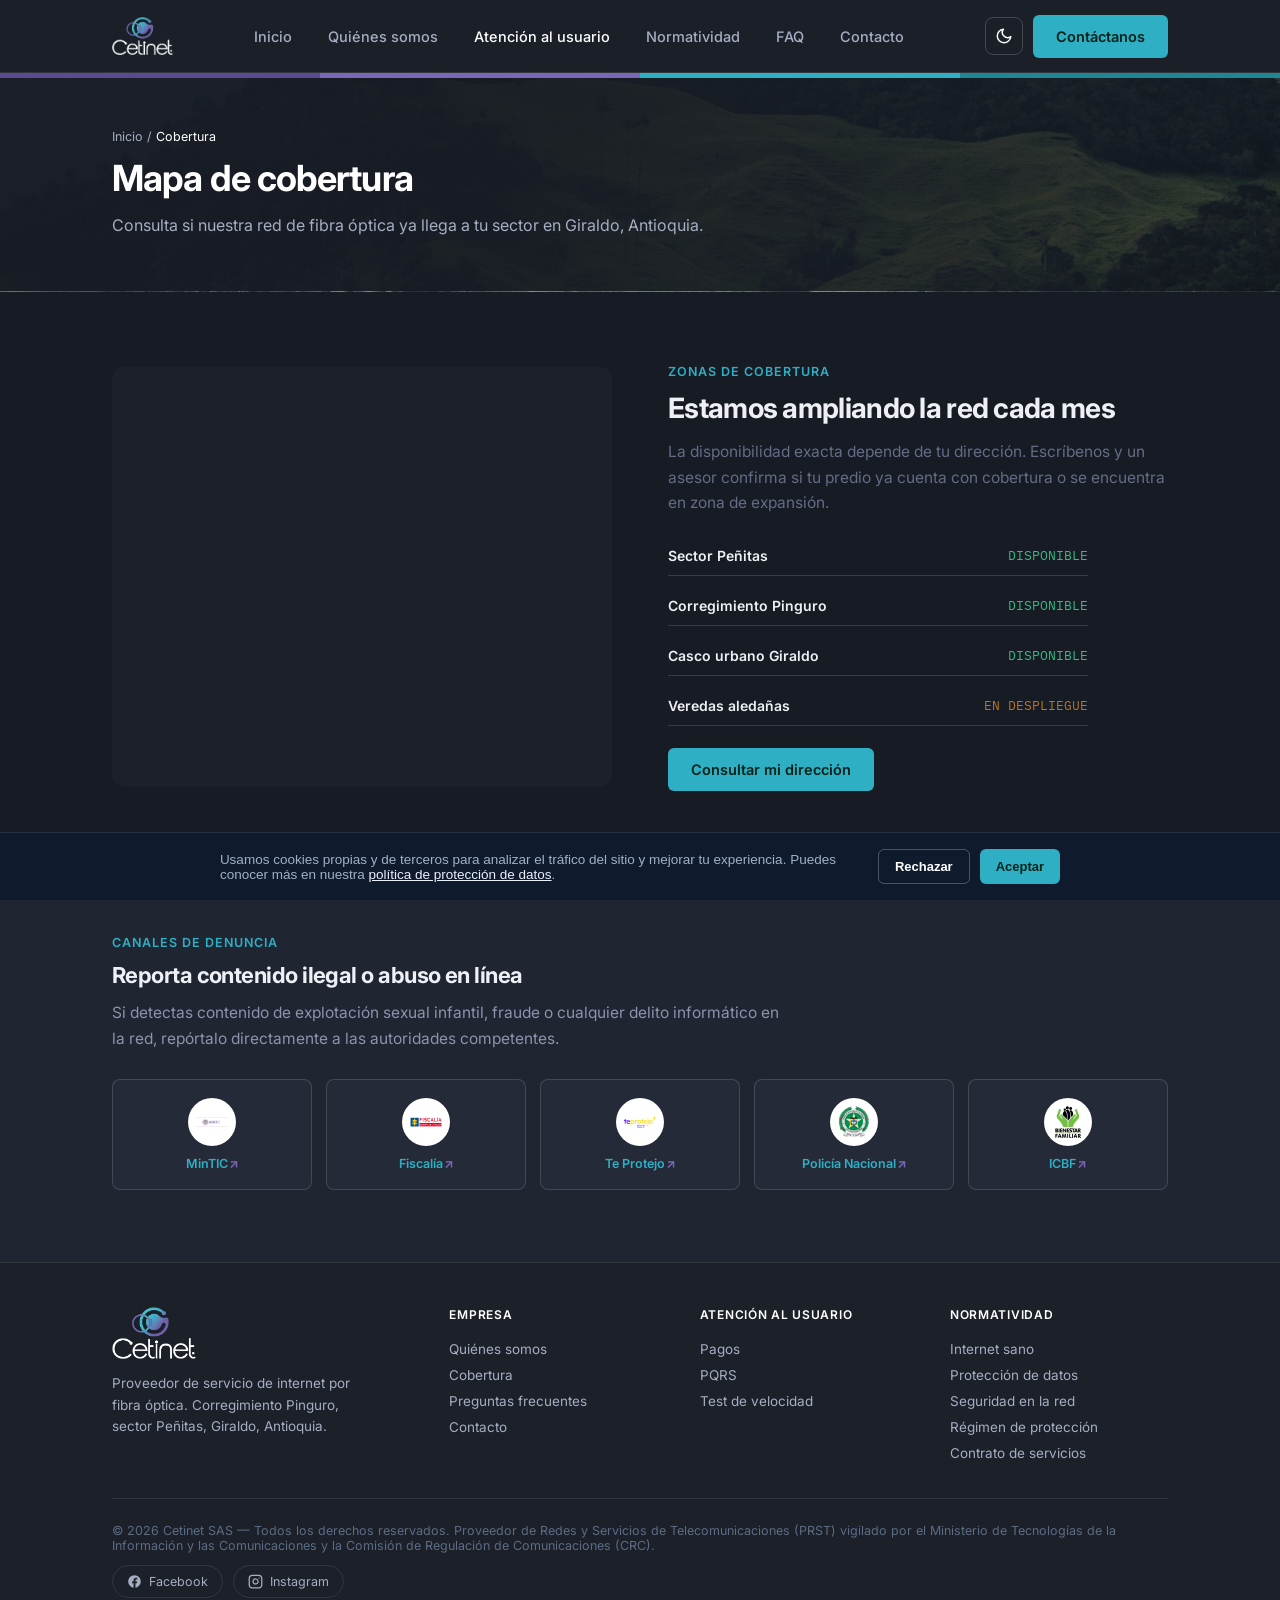
<file: cobertura/index.html>
<!DOCTYPE html>
<html lang="es">
<head>
<script>(function(){try{var t=localStorage.getItem("cetinet-theme");if(t==="light"){document.documentElement.setAttribute("data-theme","light");}}catch(e){}})();</script>
<meta charset="UTF-8">
<meta name="viewport" content="width=device-width, initial-scale=1.0">
<title>Mapa de cobertura — Cetinet SAS</title>
<meta name="description" content="Zonas con cobertura de fibra óptica de Cetinet SAS en Giraldo, Antioquia.">
<link rel="canonical" href="https://cetinetsas.com/cobertura/index.html">
<meta property="og:type" content="website">
<meta property="og:site_name" content="Cetinet SAS">
<meta property="og:locale" content="es_CO">
<meta property="og:title" content="Mapa de cobertura — Cetinet SAS">
<meta property="og:description" content="Zonas con cobertura de fibra óptica de Cetinet SAS en Giraldo, Antioquia.">
<meta property="og:url" content="https://cetinetsas.com/cobertura/index.html">
<meta property="og:image" content="https://cetinetsas.com/assets/img/og-image.png">
<meta name="twitter:card" content="summary_large_image">
<meta name="twitter:image" content="https://cetinetsas.com/assets/img/og-image.png">
<meta name="twitter:title" content="Mapa de cobertura — Cetinet SAS">
<meta name="twitter:description" content="Zonas con cobertura de fibra óptica de Cetinet SAS en Giraldo, Antioquia.">
<link rel="icon" href="../assets/img/favicon.ico" sizes="any">
<link rel="icon" type="image/png" sizes="32x32" href="../assets/img/favicon-32.png">
<link rel="icon" type="image/png" sizes="16x16" href="../assets/img/favicon-16.png">
<link rel="apple-touch-icon" href="../assets/img/apple-touch-icon.png">
<link rel="preconnect" href="https://fonts.googleapis.com">
<link rel="preconnect" href="https://fonts.gstatic.com" crossorigin>
<link href="https://fonts.googleapis.com/css2?family=Inter:wght@400;500;600;700;800&family=IBM+Plex+Mono:wght@400;500&display=swap" rel="stylesheet">
<link rel="stylesheet" href="../assets/css/style.css">

<script type="application/ld+json">
{
  "@context": "https://schema.org",
  "@type": "LocalBusiness",
  "name": "Cetinet SAS",
  "url": "https://cetinetsas.com/cobertura/index.html",
  "image": "https://cetinetsas.com/assets/img/og-image.png",
  "telephone": "+573183908297",
  "email": "contacto@cetinetsas.com",
  "priceRange": "$$",
  "address": {
    "@type": "PostalAddress",
    "streetAddress": "Corregimiento Pinguro, sector Peñitas",
    "addressLocality": "Giraldo",
    "addressRegion": "Antioquia",
    "addressCountry": "CO"
  },
  "areaServed": {
    "@type": "City",
    "name": "Giraldo, Antioquia"
  },
  "sameAs": [
    "https://www.facebook.com/people/Cetinet-SAS/100063927219916/",
    "https://www.instagram.com/cetinetsas/"
  ]
}
</script>
</head>
<body>
<a href="#contenido" class="skip-link">Saltar al contenido</a>
<header class="nav">
  <div class="nav-inner">
    <a href="../" class="logo"><img src="../assets/img/logo-lockup.png" alt="Cetinet" class="logo-img"></a>
    <nav class="nav-links">
      <div class="nav-item"><a href="../">Inicio</a></div>
      <div class="nav-item"><a href="../quienes-somos.html">Quiénes somos</a></div>
      <div class="nav-item current">
        <a href="../atencion/">Atención al usuario</a>
        <div class="dropdown">
          <a href="https://checkout.wompi.co/method" target="_blank" rel="noopener">Pagos</a>
          <a href="../atencion/#pqrs">Formulario PQRS</a>
          <a href="https://www.speedtest.net/es" target="_blank" rel="noopener">Test de velocidad</a>
          <a href="../cobertura/">Mapa de cobertura</a>
        </div>
      </div>
      <div class="nav-item">
        <a href="../normatividad/">Normatividad</a>
        <div class="dropdown">
          <a href="../normatividad/internet-sano.html">Internet sano</a>
          <a href="../normatividad/proteccion-datos.html">Protección de datos</a>
          <a href="../normatividad/seguridad-en-la-red.html">Seguridad en la red</a>
          <a href="../normatividad/regimen-de-proteccion.html">Régimen de protección</a>
          <a href="../normatividad/contrato-de-servicios.html">Contrato de servicios</a>
        </div>
      </div>
      <div class="nav-item"><a href="../preguntas-frecuentes.html">FAQ</a></div>
      <div class="nav-item"><a href="../contacto.html">Contacto</a></div>
    </nav>
    <div class="nav-right">
      <button id="theme-toggle-btn" class="theme-toggle" aria-label="Cambiar modo claro/oscuro" type="button">
        <svg class="icon-moon" viewBox="0 0 24 24" fill="none" stroke="currentColor" stroke-width="2" stroke-linecap="round" stroke-linejoin="round"><path d="M21 12.79A9 9 0 1 1 11.21 3 7 7 0 0 0 21 12.79z"/></svg>
        <svg class="icon-sun" viewBox="0 0 24 24" fill="none" stroke="currentColor" stroke-width="2" stroke-linecap="round" stroke-linejoin="round"><circle cx="12" cy="12" r="4"/><path d="M12 2v2M12 20v2M4.93 4.93l1.41 1.41M17.66 17.66l1.41 1.41M2 12h2M20 12h2M6.34 17.66l-1.41 1.41M19.07 4.93l-1.41 1.41"/></svg>
      </button>
      <a href="../contacto.html" class="btn btn-primary">Contáctanos</a>
    </div>
  </div>
</header>

<section class="page-hero" id="contenido" style="background-image:url('../assets/img/hero/slide-3.jpg')">
  <div class="fiber-strip"><span style="background:#5A4A94"></span><span style="background:#7B67B8"></span><span style="background:#2FAFC4"></span><span style="background:#1F8695"></span></div>
  <div class="wrap">
    <div class="breadcrumb"><a href="../">Inicio</a> / <span style="color:#fff;">Cobertura</span></div>
    <h1>Mapa de cobertura</h1>
    <p class="lead">Consulta si nuestra red de fibra óptica ya llega a tu sector en Giraldo, Antioquia.</p>
  </div>
</section>


<section class="page-section">
  <div class="wrap coverage">
    <div class="coverage-visual" style="padding:0; overflow:hidden;">
      <iframe
        src="https://www.google.com/maps?q=Corregimiento+Pinguro,+Giraldo,+Antioquia,+Colombia&output=embed"
        width="100%" height="420" style="border:0; display:block; border-radius:12px;"
        loading="lazy" referrerpolicy="no-referrer-when-downgrade"
        title="Mapa de cobertura de Cetinet SAS en Giraldo, Antioquia"></iframe>
    </div>
    <div>
      <div class="kicker">Zonas de cobertura</div>
      <h2 style="font-size:28px; font-weight:700; color:var(--text-strong);">Estamos ampliando la red cada mes</h2>
      <p style="margin-top:14px; font-size:15.5px; color:var(--slate); line-height:1.65;">La disponibilidad exacta depende de tu dirección. Escríbenos y un asesor confirma si tu predio ya cuenta con cobertura o se encuentra en zona de expansión.</p>
      <div class="coverage-list">
        <div class="row"><b>Sector Peñitas</b><span>DISPONIBLE</span></div>
        <div class="row"><b>Corregimiento Pinguro</b><span>DISPONIBLE</span></div>
        <div class="row"><b>Casco urbano Giraldo</b><span>DISPONIBLE</span></div>
        <div class="row"><b>Veredas aledañas</b><span style="color:#BA7517;">EN DESPLIEGUE</span></div>
      </div>
      <a href="../contacto.html" class="btn btn-primary" style="margin-top:22px;">Consultar mi dirección</a>
    </div>
  </div>
</section>
<section class="official-strip page-section">
  <div class="wrap">
    <div class="section-head" style="margin-bottom:28px;">
      <div class="kicker">Canales de denuncia</div>
      <h2 style="font-size:22px;">Reporta contenido ilegal o abuso en línea</h2>
      <p>Si detectas contenido de explotación sexual infantil, fraude o cualquier delito informático en la red, repórtalo directamente a las autoridades competentes.</p>
    </div>
    <div class="official-grid">
      <a class="official-item" href="https://www.mintic.gov.co/portal/inicio/" target="_blank" rel="noopener"><span class="logo-badge"><img src="../assets/img/logos/mintic.png" alt="MinTIC" loading="lazy" width="120" height="36"></span><span class="official-label">MinTIC <span class="ext-arrow">↗</span></span></a>
<a class="official-item" href="https://www.fiscalia.gov.co/colombia/" target="_blank" rel="noopener"><span class="logo-badge"><img src="../assets/img/logos/fiscalia.svg" alt="Fiscalía General de la Nación" loading="lazy" width="48" height="14"></span><span class="official-label">Fiscalía <span class="ext-arrow">↗</span></span></a>
<a class="official-item" href="https://teprotejo.org/" target="_blank" rel="noopener"><span class="logo-badge"><img src="../assets/img/logos/teprotejo.svg" alt="Te Protejo" loading="lazy" width="48" height="48"></span><span class="official-label">Te Protejo <span class="ext-arrow">↗</span></span></a>
<a class="official-item" href="https://www.policia.gov.co/" target="_blank" rel="noopener"><span class="logo-badge"><img src="../assets/img/logos/policia.svg" alt="Policía Nacional de Colombia" loading="lazy" width="48" height="48"></span><span class="official-label">Policía Nacional <span class="ext-arrow">↗</span></span></a>
<a class="official-item" href="https://www.icbf.gov.co/" target="_blank" rel="noopener"><span class="logo-badge"><img src="../assets/img/logos/icbf.svg" alt="ICBF" loading="lazy" width="40" height="48"></span><span class="official-label">ICBF <span class="ext-arrow">↗</span></span></a>
    </div>
  </div>
</section>

<footer>
  <div class="wrap">
    <div class="footer-grid">
      <div class="footer-col">
        <div class="footer-logo"><img src="../assets/img/logo-lockup.png" alt="Cetinet" class="logo-img footer-logo-img"></div>
        <p>Proveedor de servicio de internet por fibra óptica. Corregimiento Pinguro, sector Peñitas, Giraldo, Antioquia.</p>
      </div>
      <div class="footer-col">
        <h4>Empresa</h4>
        <a href="../quienes-somos.html">Quiénes somos</a>
        <a href="../cobertura/">Cobertura</a>
        <a href="../preguntas-frecuentes.html">Preguntas frecuentes</a>
        <a href="../contacto.html">Contacto</a>
      </div>
      <div class="footer-col">
        <h4>Atención al usuario</h4>
        <a href="https://checkout.wompi.co/method" target="_blank" rel="noopener">Pagos</a>
        <a href="../atencion/#pqrs">PQRS</a>
        <a href="https://www.speedtest.net/es" target="_blank" rel="noopener">Test de velocidad</a>
      </div>
      <div class="footer-col">
        <h4>Normatividad</h4>
        <a href="../normatividad/internet-sano.html">Internet sano</a>
        <a href="../normatividad/proteccion-datos.html">Protección de datos</a>
        <a href="../normatividad/seguridad-en-la-red.html">Seguridad en la red</a>
        <a href="../normatividad/regimen-de-proteccion.html">Régimen de protección</a>
        <a href="../normatividad/contrato-de-servicios.html">Contrato de servicios</a>
      </div>
    </div>
    <div class="footer-bottom">
      <p class="foot-legal">© 2026 Cetinet SAS — Todos los derechos reservados. Proveedor de Redes y Servicios de Telecomunicaciones (PRST) vigilado por el Ministerio de Tecnologías de la Información y las Comunicaciones y la Comisión de Regulación de Comunicaciones (CRC).</p>
      <div class="footer-social">
        <a href="https://www.facebook.com/people/Cetinet-SAS/100063927219916/" target="_blank" rel="noopener"><svg viewBox="0 0 24 24" fill="currentColor" aria-hidden="true"><path d="M22 12.06C22 6.51 17.52 2 12 2S2 6.51 2 12.06c0 5 3.66 9.15 8.44 9.94v-7.03H7.9v-2.91h2.54V9.85c0-2.51 1.49-3.89 3.77-3.89 1.09 0 2.24.2 2.24.2v2.46h-1.26c-1.24 0-1.63.77-1.63 1.56v1.88h2.78l-.44 2.91h-2.34V22c4.78-.79 8.44-4.94 8.44-9.94Z"/></svg><span>Facebook</span></a>
        <a href="https://www.instagram.com/cetinetsas/" target="_blank" rel="noopener"><svg viewBox="0 0 24 24" fill="none" stroke="currentColor" stroke-width="2" stroke-linecap="round" stroke-linejoin="round" aria-hidden="true"><rect x="2" y="2" width="20" height="20" rx="5" ry="5"/><path d="M16 11.37A4 4 0 1 1 12.63 8 4 4 0 0 1 16 11.37z"/><line x1="17.5" y1="6.5" x2="17.51" y2="6.5"/></svg><span>Instagram</span></a>
      </div>
    </div>
  </div>
</footer>

<div id="cookie-banner" style="position:fixed; left:0; right:0; bottom:0; z-index:100; background:#0F1B2C; color:#EAF0FB; border-top:1px solid rgba(255,255,255,0.1); padding:16px 20px; display:none; align-items:center; justify-content:center; gap:18px; flex-wrap:wrap; font-family:'IBM Plex Sans',sans-serif;">
  <p style="margin:0; font-size:13.5px; max-width:640px; color:#9FB0C9;">Usamos cookies propias y de terceros para analizar el tráfico del sitio y mejorar tu experiencia. Puedes conocer más en nuestra <a href="../normatividad/proteccion-datos.html" style="color:#EAF0FB; text-decoration:underline;">política de protección de datos</a>.</p>
  <div style="display:flex; gap:10px; flex-shrink:0;">
    <button onclick="document.getElementById('cookie-banner').style.display='none'; localStorage.setItem('cetinet-cookies','rejected');" style="background:transparent; border:1px solid rgba(255,255,255,0.25); color:#fff; padding:9px 16px; border-radius:6px; font-size:13px; font-weight:600; cursor:pointer;">Rechazar</button>
    <button onclick="document.getElementById('cookie-banner').style.display='none'; localStorage.setItem('cetinet-cookies','accepted');" style="background:#2FAFC4; border:none; color:#06231A; padding:9px 16px; border-radius:6px; font-size:13px; font-weight:600; cursor:pointer;">Aceptar</button>
  </div>
</div>
<script>
  if(!localStorage.getItem('cetinet-cookies')){
    document.getElementById('cookie-banner').style.display='flex';
  }
</script>

<script src="../assets/js/site.js" defer></script>
</body>
</html>
</file>
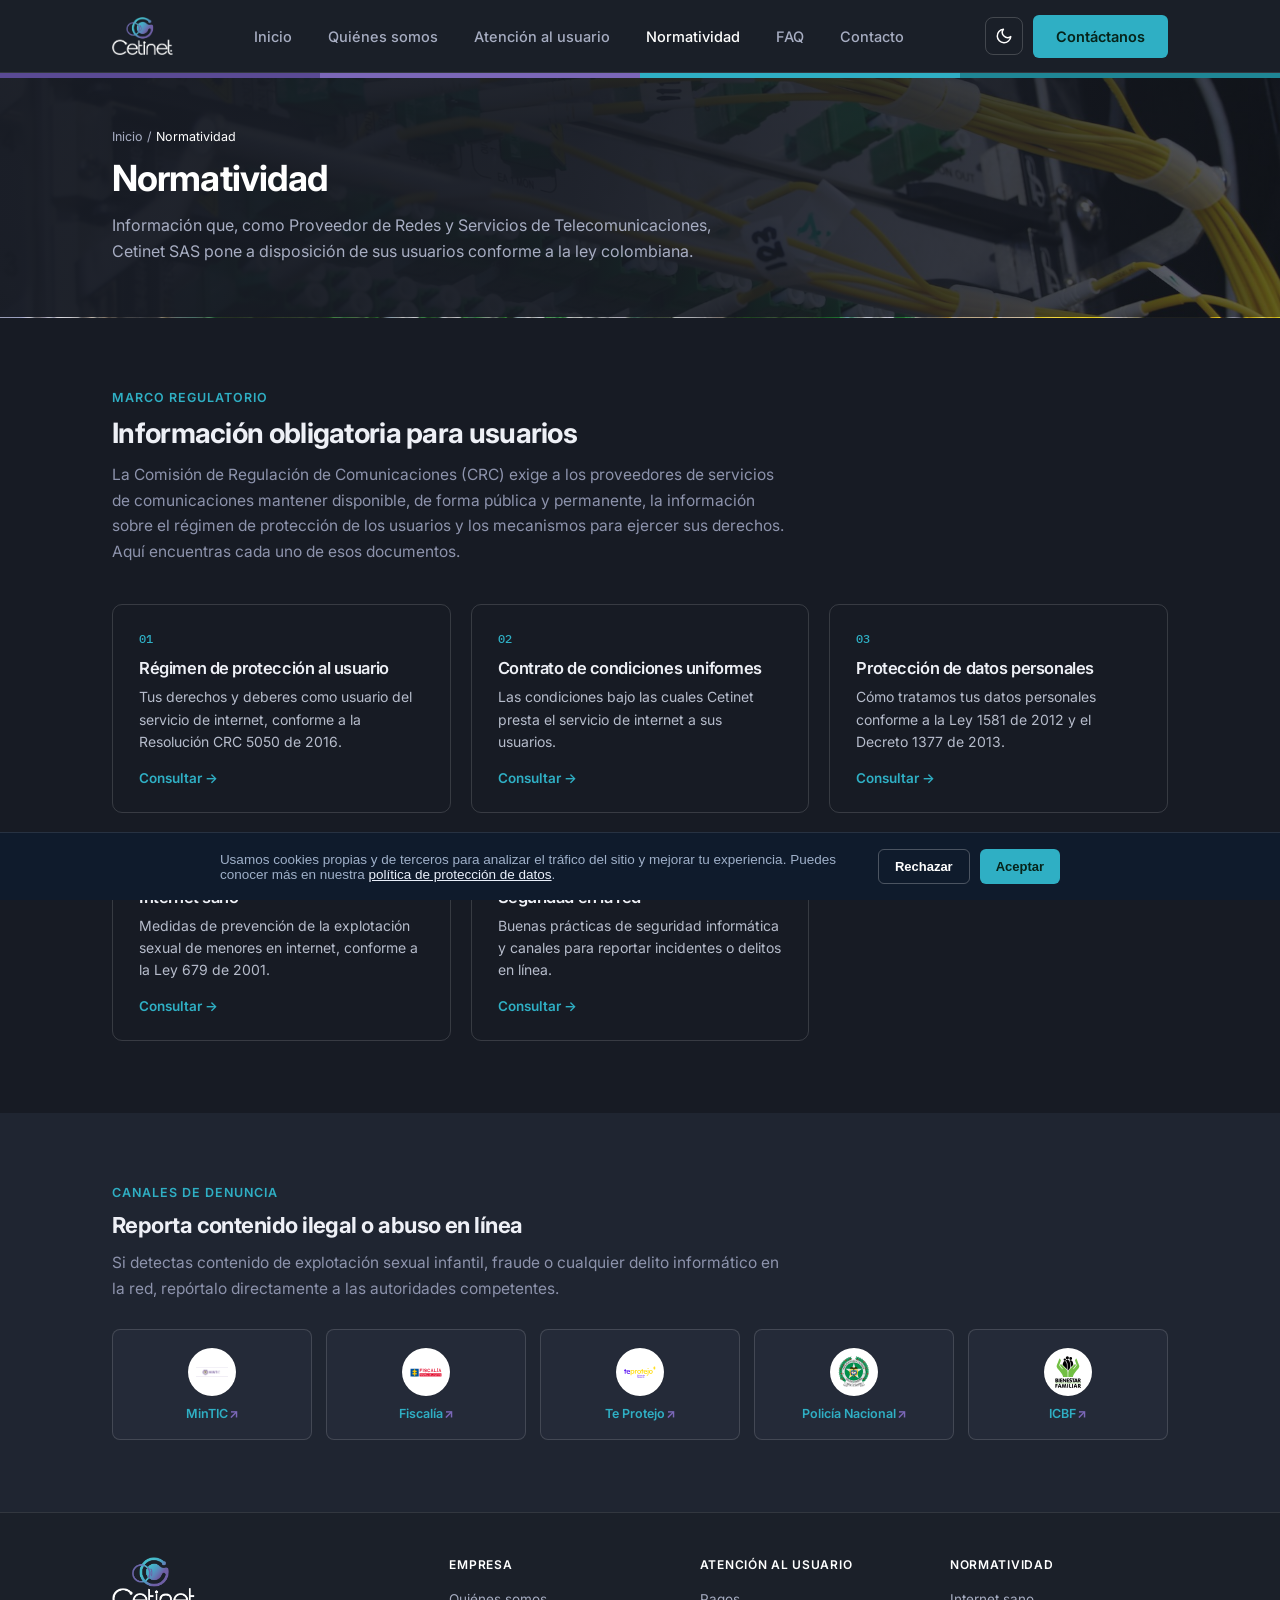
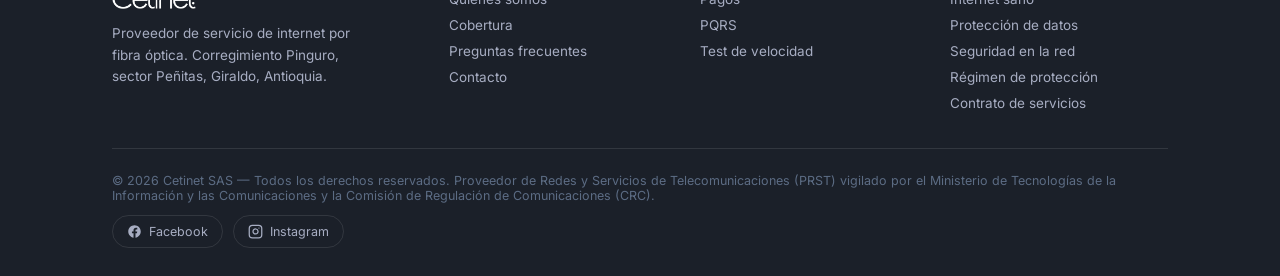
<file: normatividad/index.html>
<!DOCTYPE html>
<html lang="es">
<head>
<script>(function(){try{var t=localStorage.getItem("cetinet-theme");if(t==="light"){document.documentElement.setAttribute("data-theme","light");}}catch(e){}})();</script>
<meta charset="UTF-8">
<meta name="viewport" content="width=device-width, initial-scale=1.0">
<title>Normatividad — Cetinet SAS</title>
<meta name="description" content="Régimen de protección al usuario, protección de datos, seguridad en la red, internet sano y contrato de servicios de Cetinet SAS.">
<link rel="canonical" href="https://cetinetsas.com/normatividad/index.html">
<meta property="og:type" content="website">
<meta property="og:site_name" content="Cetinet SAS">
<meta property="og:locale" content="es_CO">
<meta property="og:title" content="Normatividad — Cetinet SAS">
<meta property="og:description" content="Régimen de protección al usuario, protección de datos, seguridad en la red, internet sano y contrato de servicios de Cetinet SAS.">
<meta property="og:url" content="https://cetinetsas.com/normatividad/index.html">
<meta property="og:image" content="https://cetinetsas.com/assets/img/og-image.png">
<meta name="twitter:card" content="summary_large_image">
<meta name="twitter:image" content="https://cetinetsas.com/assets/img/og-image.png">
<meta name="twitter:title" content="Normatividad — Cetinet SAS">
<meta name="twitter:description" content="Régimen de protección al usuario, protección de datos, seguridad en la red, internet sano y contrato de servicios de Cetinet SAS.">
<link rel="icon" href="../assets/img/favicon.ico" sizes="any">
<link rel="icon" type="image/png" sizes="32x32" href="../assets/img/favicon-32.png">
<link rel="icon" type="image/png" sizes="16x16" href="../assets/img/favicon-16.png">
<link rel="apple-touch-icon" href="../assets/img/apple-touch-icon.png">
<link rel="preconnect" href="https://fonts.googleapis.com">
<link rel="preconnect" href="https://fonts.gstatic.com" crossorigin>
<link href="https://fonts.googleapis.com/css2?family=Inter:wght@400;500;600;700;800&family=IBM+Plex+Mono:wght@400;500&display=swap" rel="stylesheet">
<link rel="stylesheet" href="../assets/css/style.css">

<script type="application/ld+json">
{
  "@context": "https://schema.org",
  "@type": "LocalBusiness",
  "name": "Cetinet SAS",
  "url": "https://cetinetsas.com/normatividad/index.html",
  "image": "https://cetinetsas.com/assets/img/og-image.png",
  "telephone": "+573183908297",
  "email": "contacto@cetinetsas.com",
  "priceRange": "$$",
  "address": {
    "@type": "PostalAddress",
    "streetAddress": "Corregimiento Pinguro, sector Peñitas",
    "addressLocality": "Giraldo",
    "addressRegion": "Antioquia",
    "addressCountry": "CO"
  },
  "areaServed": {
    "@type": "City",
    "name": "Giraldo, Antioquia"
  },
  "sameAs": [
    "https://www.facebook.com/people/Cetinet-SAS/100063927219916/",
    "https://www.instagram.com/cetinetsas/"
  ]
}
</script>
</head>
<body>
<a href="#contenido" class="skip-link">Saltar al contenido</a>
<header class="nav">
  <div class="nav-inner">
    <a href="../" class="logo"><img src="../assets/img/logo-lockup.png" alt="Cetinet" class="logo-img"></a>
    <nav class="nav-links">
      <div class="nav-item"><a href="../">Inicio</a></div>
      <div class="nav-item"><a href="../quienes-somos.html">Quiénes somos</a></div>
      <div class="nav-item">
        <a href="../atencion/">Atención al usuario</a>
        <div class="dropdown">
          <a href="https://checkout.wompi.co/method" target="_blank" rel="noopener">Pagos</a>
          <a href="../atencion/#pqrs">Formulario PQRS</a>
          <a href="https://www.speedtest.net/es" target="_blank" rel="noopener">Test de velocidad</a>
          <a href="../cobertura/">Mapa de cobertura</a>
        </div>
      </div>
      <div class="nav-item current">
        <a href="../normatividad/">Normatividad</a>
        <div class="dropdown">
          <a href="../normatividad/internet-sano.html">Internet sano</a>
          <a href="../normatividad/proteccion-datos.html">Protección de datos</a>
          <a href="../normatividad/seguridad-en-la-red.html">Seguridad en la red</a>
          <a href="../normatividad/regimen-de-proteccion.html">Régimen de protección</a>
          <a href="../normatividad/contrato-de-servicios.html">Contrato de servicios</a>
        </div>
      </div>
      <div class="nav-item"><a href="../preguntas-frecuentes.html">FAQ</a></div>
      <div class="nav-item"><a href="../contacto.html">Contacto</a></div>
    </nav>
    <div class="nav-right">
      <button id="theme-toggle-btn" class="theme-toggle" aria-label="Cambiar modo claro/oscuro" type="button">
        <svg class="icon-moon" viewBox="0 0 24 24" fill="none" stroke="currentColor" stroke-width="2" stroke-linecap="round" stroke-linejoin="round"><path d="M21 12.79A9 9 0 1 1 11.21 3 7 7 0 0 0 21 12.79z"/></svg>
        <svg class="icon-sun" viewBox="0 0 24 24" fill="none" stroke="currentColor" stroke-width="2" stroke-linecap="round" stroke-linejoin="round"><circle cx="12" cy="12" r="4"/><path d="M12 2v2M12 20v2M4.93 4.93l1.41 1.41M17.66 17.66l1.41 1.41M2 12h2M20 12h2M6.34 17.66l-1.41 1.41M19.07 4.93l-1.41 1.41"/></svg>
      </button>
      <a href="../contacto.html" class="btn btn-primary">Contáctanos</a>
    </div>
  </div>
</header>

<section class="page-hero" id="contenido" style="background-image:url('../assets/img/hero/slide-4.jpg')">
  <div class="fiber-strip"><span style="background:#5A4A94"></span><span style="background:#7B67B8"></span><span style="background:#2FAFC4"></span><span style="background:#1F8695"></span></div>
  <div class="wrap">
    <div class="breadcrumb"><a href="../">Inicio</a> / <span style="color:#fff;">Normatividad</span></div>
    <h1>Normatividad</h1>
    <p class="lead">Información que, como Proveedor de Redes y Servicios de Telecomunicaciones, Cetinet SAS pone a disposición de sus usuarios conforme a la ley colombiana.</p>
  </div>
</section>


<section class="page-section">
  <div class="wrap">
    <div class="section-head">
      <div class="kicker">Marco regulatorio</div>
      <h2>Información obligatoria para usuarios</h2>
      <p>La Comisión de Regulación de Comunicaciones (CRC) exige a los proveedores de servicios de comunicaciones mantener disponible, de forma pública y permanente, la información sobre el régimen de protección de los usuarios y los mecanismos para ejercer sus derechos. Aquí encuentras cada uno de esos documentos.</p>
    </div>
    <div class="card-grid">
      <div class="card">
        <div class="tag">01</div>
        <h3>Régimen de protección al usuario</h3>
        <p>Tus derechos y deberes como usuario del servicio de internet, conforme a la Resolución CRC 5050 de 2016.</p>
        <a href="../normatividad/regimen-de-proteccion.html" class="card-link">Consultar →</a>
      </div>
      <div class="card">
        <div class="tag">02</div>
        <h3>Contrato de condiciones uniformes</h3>
        <p>Las condiciones bajo las cuales Cetinet presta el servicio de internet a sus usuarios.</p>
        <a href="../normatividad/contrato-de-servicios.html" class="card-link">Consultar →</a>
      </div>
      <div class="card">
        <div class="tag">03</div>
        <h3>Protección de datos personales</h3>
        <p>Cómo tratamos tus datos personales conforme a la Ley 1581 de 2012 y el Decreto 1377 de 2013.</p>
        <a href="../normatividad/proteccion-datos.html" class="card-link">Consultar →</a>
      </div>
      <div class="card">
        <div class="tag">04</div>
        <h3>Internet sano</h3>
        <p>Medidas de prevención de la explotación sexual de menores en internet, conforme a la Ley 679 de 2001.</p>
        <a href="../normatividad/internet-sano.html" class="card-link">Consultar →</a>
      </div>
      <div class="card">
        <div class="tag">05</div>
        <h3>Seguridad en la red</h3>
        <p>Buenas prácticas de seguridad informática y canales para reportar incidentes o delitos en línea.</p>
        <a href="../normatividad/seguridad-en-la-red.html" class="card-link">Consultar →</a>
      </div>
    </div>
  </div>
</section>
<section class="official-strip page-section">
  <div class="wrap">
    <div class="section-head" style="margin-bottom:28px;">
      <div class="kicker">Canales de denuncia</div>
      <h2 style="font-size:22px;">Reporta contenido ilegal o abuso en línea</h2>
      <p>Si detectas contenido de explotación sexual infantil, fraude o cualquier delito informático en la red, repórtalo directamente a las autoridades competentes.</p>
    </div>
    <div class="official-grid">
      <a class="official-item" href="https://www.mintic.gov.co/portal/inicio/" target="_blank" rel="noopener"><span class="logo-badge"><img src="../assets/img/logos/mintic.png" alt="MinTIC" loading="lazy" width="120" height="36"></span><span class="official-label">MinTIC <span class="ext-arrow">↗</span></span></a>
<a class="official-item" href="https://www.fiscalia.gov.co/colombia/" target="_blank" rel="noopener"><span class="logo-badge"><img src="../assets/img/logos/fiscalia.svg" alt="Fiscalía General de la Nación" loading="lazy" width="48" height="14"></span><span class="official-label">Fiscalía <span class="ext-arrow">↗</span></span></a>
<a class="official-item" href="https://teprotejo.org/" target="_blank" rel="noopener"><span class="logo-badge"><img src="../assets/img/logos/teprotejo.svg" alt="Te Protejo" loading="lazy" width="48" height="48"></span><span class="official-label">Te Protejo <span class="ext-arrow">↗</span></span></a>
<a class="official-item" href="https://www.policia.gov.co/" target="_blank" rel="noopener"><span class="logo-badge"><img src="../assets/img/logos/policia.svg" alt="Policía Nacional de Colombia" loading="lazy" width="48" height="48"></span><span class="official-label">Policía Nacional <span class="ext-arrow">↗</span></span></a>
<a class="official-item" href="https://www.icbf.gov.co/" target="_blank" rel="noopener"><span class="logo-badge"><img src="../assets/img/logos/icbf.svg" alt="ICBF" loading="lazy" width="40" height="48"></span><span class="official-label">ICBF <span class="ext-arrow">↗</span></span></a>
    </div>
  </div>
</section>

<footer>
  <div class="wrap">
    <div class="footer-grid">
      <div class="footer-col">
        <div class="footer-logo"><img src="../assets/img/logo-lockup.png" alt="Cetinet" class="logo-img footer-logo-img"></div>
        <p>Proveedor de servicio de internet por fibra óptica. Corregimiento Pinguro, sector Peñitas, Giraldo, Antioquia.</p>
      </div>
      <div class="footer-col">
        <h4>Empresa</h4>
        <a href="../quienes-somos.html">Quiénes somos</a>
        <a href="../cobertura/">Cobertura</a>
        <a href="../preguntas-frecuentes.html">Preguntas frecuentes</a>
        <a href="../contacto.html">Contacto</a>
      </div>
      <div class="footer-col">
        <h4>Atención al usuario</h4>
        <a href="https://checkout.wompi.co/method" target="_blank" rel="noopener">Pagos</a>
        <a href="../atencion/#pqrs">PQRS</a>
        <a href="https://www.speedtest.net/es" target="_blank" rel="noopener">Test de velocidad</a>
      </div>
      <div class="footer-col">
        <h4>Normatividad</h4>
        <a href="../normatividad/internet-sano.html">Internet sano</a>
        <a href="../normatividad/proteccion-datos.html">Protección de datos</a>
        <a href="../normatividad/seguridad-en-la-red.html">Seguridad en la red</a>
        <a href="../normatividad/regimen-de-proteccion.html">Régimen de protección</a>
        <a href="../normatividad/contrato-de-servicios.html">Contrato de servicios</a>
      </div>
    </div>
    <div class="footer-bottom">
      <p class="foot-legal">© 2026 Cetinet SAS — Todos los derechos reservados. Proveedor de Redes y Servicios de Telecomunicaciones (PRST) vigilado por el Ministerio de Tecnologías de la Información y las Comunicaciones y la Comisión de Regulación de Comunicaciones (CRC).</p>
      <div class="footer-social">
        <a href="https://www.facebook.com/people/Cetinet-SAS/100063927219916/" target="_blank" rel="noopener"><svg viewBox="0 0 24 24" fill="currentColor" aria-hidden="true"><path d="M22 12.06C22 6.51 17.52 2 12 2S2 6.51 2 12.06c0 5 3.66 9.15 8.44 9.94v-7.03H7.9v-2.91h2.54V9.85c0-2.51 1.49-3.89 3.77-3.89 1.09 0 2.24.2 2.24.2v2.46h-1.26c-1.24 0-1.63.77-1.63 1.56v1.88h2.78l-.44 2.91h-2.34V22c4.78-.79 8.44-4.94 8.44-9.94Z"/></svg><span>Facebook</span></a>
        <a href="https://www.instagram.com/cetinetsas/" target="_blank" rel="noopener"><svg viewBox="0 0 24 24" fill="none" stroke="currentColor" stroke-width="2" stroke-linecap="round" stroke-linejoin="round" aria-hidden="true"><rect x="2" y="2" width="20" height="20" rx="5" ry="5"/><path d="M16 11.37A4 4 0 1 1 12.63 8 4 4 0 0 1 16 11.37z"/><line x1="17.5" y1="6.5" x2="17.51" y2="6.5"/></svg><span>Instagram</span></a>
      </div>
    </div>
  </div>
</footer>

<div id="cookie-banner" style="position:fixed; left:0; right:0; bottom:0; z-index:100; background:#0F1B2C; color:#EAF0FB; border-top:1px solid rgba(255,255,255,0.1); padding:16px 20px; display:none; align-items:center; justify-content:center; gap:18px; flex-wrap:wrap; font-family:'IBM Plex Sans',sans-serif;">
  <p style="margin:0; font-size:13.5px; max-width:640px; color:#9FB0C9;">Usamos cookies propias y de terceros para analizar el tráfico del sitio y mejorar tu experiencia. Puedes conocer más en nuestra <a href="../normatividad/proteccion-datos.html" style="color:#EAF0FB; text-decoration:underline;">política de protección de datos</a>.</p>
  <div style="display:flex; gap:10px; flex-shrink:0;">
    <button onclick="document.getElementById('cookie-banner').style.display='none'; localStorage.setItem('cetinet-cookies','rejected');" style="background:transparent; border:1px solid rgba(255,255,255,0.25); color:#fff; padding:9px 16px; border-radius:6px; font-size:13px; font-weight:600; cursor:pointer;">Rechazar</button>
    <button onclick="document.getElementById('cookie-banner').style.display='none'; localStorage.setItem('cetinet-cookies','accepted');" style="background:#2FAFC4; border:none; color:#06231A; padding:9px 16px; border-radius:6px; font-size:13px; font-weight:600; cursor:pointer;">Aceptar</button>
  </div>
</div>
<script>
  if(!localStorage.getItem('cetinet-cookies')){
    document.getElementById('cookie-banner').style.display='flex';
  }
</script>

<script src="../assets/js/site.js" defer></script>
</body>
</html>
</file>
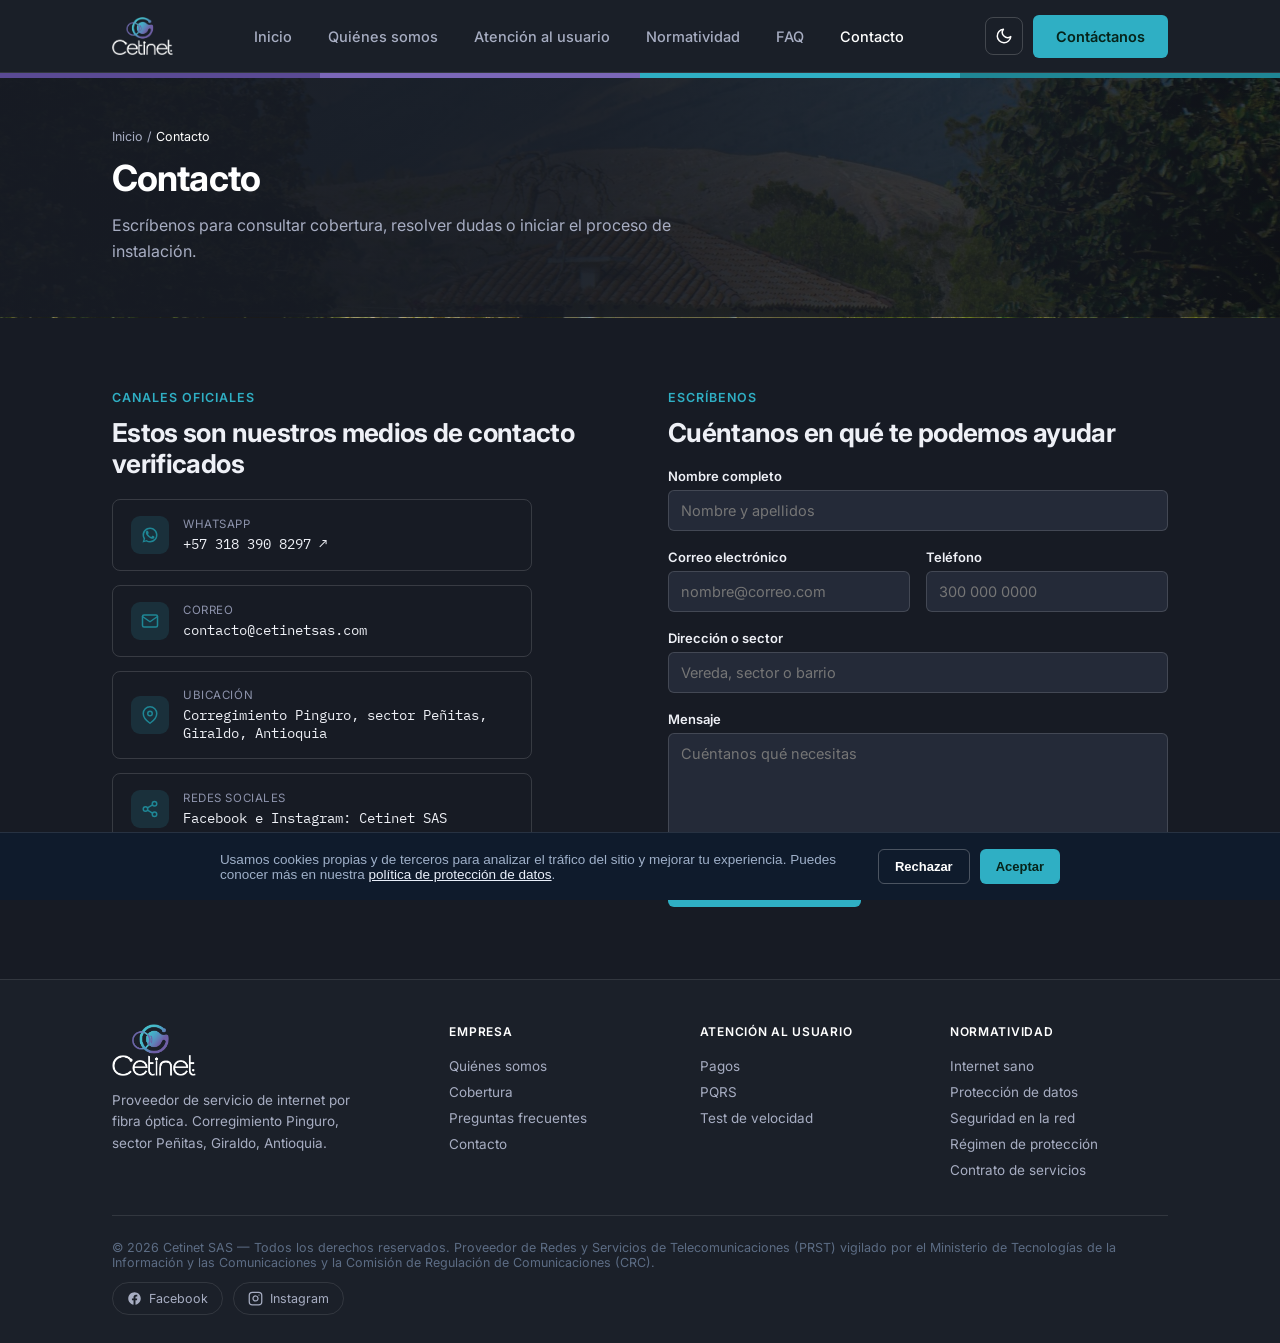
<file: contacto.html>
<!DOCTYPE html>
<html lang="es">
<head>
<script>(function(){try{var t=localStorage.getItem("cetinet-theme");if(t==="light"){document.documentElement.setAttribute("data-theme","light");}}catch(e){}})();</script>
<meta charset="UTF-8">
<meta name="viewport" content="width=device-width, initial-scale=1.0">
<title>Contacto — Cetinet SAS</title>
<meta name="description" content="Canales de contacto de Cetinet SAS: WhatsApp, correo, ubicación y formulario de contacto.">
<link rel="canonical" href="https://cetinetsas.com/contacto.html">
<meta property="og:type" content="website">
<meta property="og:site_name" content="Cetinet SAS">
<meta property="og:locale" content="es_CO">
<meta property="og:title" content="Contacto — Cetinet SAS">
<meta property="og:description" content="Canales de contacto de Cetinet SAS: WhatsApp, correo, ubicación y formulario de contacto.">
<meta property="og:url" content="https://cetinetsas.com/contacto.html">
<meta property="og:image" content="https://cetinetsas.com/assets/img/og-image.png">
<meta name="twitter:card" content="summary_large_image">
<meta name="twitter:image" content="https://cetinetsas.com/assets/img/og-image.png">
<meta name="twitter:title" content="Contacto — Cetinet SAS">
<meta name="twitter:description" content="Canales de contacto de Cetinet SAS: WhatsApp, correo, ubicación y formulario de contacto.">
<link rel="icon" href="assets/img/favicon.ico" sizes="any">
<link rel="icon" type="image/png" sizes="32x32" href="assets/img/favicon-32.png">
<link rel="icon" type="image/png" sizes="16x16" href="assets/img/favicon-16.png">
<link rel="apple-touch-icon" href="assets/img/apple-touch-icon.png">
<link rel="preconnect" href="https://fonts.googleapis.com">
<link rel="preconnect" href="https://fonts.gstatic.com" crossorigin>
<link href="https://fonts.googleapis.com/css2?family=Inter:wght@400;500;600;700;800&family=IBM+Plex+Mono:wght@400;500&display=swap" rel="stylesheet">
<link rel="stylesheet" href="assets/css/style.css">

<script type="application/ld+json">
{
  "@context": "https://schema.org",
  "@type": "LocalBusiness",
  "name": "Cetinet SAS",
  "url": "https://cetinetsas.com/contacto.html",
  "image": "https://cetinetsas.com/assets/img/og-image.png",
  "telephone": "+573183908297",
  "email": "contacto@cetinetsas.com",
  "priceRange": "$$",
  "address": {
    "@type": "PostalAddress",
    "streetAddress": "Corregimiento Pinguro, sector Peñitas",
    "addressLocality": "Giraldo",
    "addressRegion": "Antioquia",
    "addressCountry": "CO"
  },
  "areaServed": {
    "@type": "City",
    "name": "Giraldo, Antioquia"
  },
  "sameAs": [
    "https://www.facebook.com/people/Cetinet-SAS/100063927219916/",
    "https://www.instagram.com/cetinetsas/"
  ]
}
</script>
</head>
<body>
<a href="#contenido" class="skip-link">Saltar al contenido</a>
<header class="nav">
  <div class="nav-inner">
    <a href="./" class="logo"><img src="assets/img/logo-lockup.png" alt="Cetinet" class="logo-img"></a>
    <nav class="nav-links">
      <div class="nav-item"><a href="./">Inicio</a></div>
      <div class="nav-item"><a href="quienes-somos.html">Quiénes somos</a></div>
      <div class="nav-item">
        <a href="atencion/">Atención al usuario</a>
        <div class="dropdown">
          <a href="https://checkout.wompi.co/method" target="_blank" rel="noopener">Pagos</a>
          <a href="atencion/#pqrs">Formulario PQRS</a>
          <a href="https://www.speedtest.net/es" target="_blank" rel="noopener">Test de velocidad</a>
          <a href="cobertura/">Mapa de cobertura</a>
        </div>
      </div>
      <div class="nav-item">
        <a href="normatividad/">Normatividad</a>
        <div class="dropdown">
          <a href="normatividad/internet-sano.html">Internet sano</a>
          <a href="normatividad/proteccion-datos.html">Protección de datos</a>
          <a href="normatividad/seguridad-en-la-red.html">Seguridad en la red</a>
          <a href="normatividad/regimen-de-proteccion.html">Régimen de protección</a>
          <a href="normatividad/contrato-de-servicios.html">Contrato de servicios</a>
        </div>
      </div>
      <div class="nav-item"><a href="preguntas-frecuentes.html">FAQ</a></div>
      <div class="nav-item current"><a href="contacto.html">Contacto</a></div>
    </nav>
    <div class="nav-right">
      <button id="theme-toggle-btn" class="theme-toggle" aria-label="Cambiar modo claro/oscuro" type="button">
        <svg class="icon-moon" viewBox="0 0 24 24" fill="none" stroke="currentColor" stroke-width="2" stroke-linecap="round" stroke-linejoin="round"><path d="M21 12.79A9 9 0 1 1 11.21 3 7 7 0 0 0 21 12.79z"/></svg>
        <svg class="icon-sun" viewBox="0 0 24 24" fill="none" stroke="currentColor" stroke-width="2" stroke-linecap="round" stroke-linejoin="round"><circle cx="12" cy="12" r="4"/><path d="M12 2v2M12 20v2M4.93 4.93l1.41 1.41M17.66 17.66l1.41 1.41M2 12h2M20 12h2M6.34 17.66l-1.41 1.41M19.07 4.93l-1.41 1.41"/></svg>
      </button>
      <a href="contacto.html" class="btn btn-primary">Contáctanos</a>
    </div>
  </div>
</header>

<section class="page-hero" id="contenido" style="background-image:url('assets/img/hero/slide-1.jpg')">
  <div class="fiber-strip"><span style="background:#5A4A94"></span><span style="background:#7B67B8"></span><span style="background:#2FAFC4"></span><span style="background:#1F8695"></span></div>
  <div class="wrap">
    <div class="breadcrumb"><a href="./">Inicio</a> / <span style="color:#fff;">Contacto</span></div>
    <h1>Contacto</h1>
    <p class="lead">Escríbenos para consultar cobertura, resolver dudas o iniciar el proceso de instalación.</p>
  </div>
</section>


<section class="page-section">
  <div class="wrap" style="display:grid; grid-template-columns:1fr 1fr; gap:56px;">
    <div>
      <div class="kicker">Canales oficiales</div>
      <h2 style="font-size:26px; font-weight:700; color:var(--text-strong); margin-bottom:20px;">Estos son nuestros medios de contacto verificados</h2>
      <div class="contact-methods">
        <div class="contact-method">
          <span class="contact-method-icon" aria-hidden="true"><svg viewBox="0 0 24 24" fill="currentColor"><path d="M17.53 14.09c-.29-.15-1.71-.85-1.98-.94-.27-.1-.46-.15-.65.15-.19.29-.75.94-.92 1.13-.17.19-.34.22-.63.07-.29-.15-1.22-.45-2.32-1.44-.86-.77-1.44-1.71-1.61-2-.17-.29-.02-.45.13-.6.13-.13.29-.34.44-.51.15-.17.19-.29.29-.48.1-.19.05-.36-.02-.51-.07-.15-.65-1.58-.9-2.16-.24-.58-.48-.5-.65-.51h-.56c-.19 0-.5.07-.76.36-.26.29-1 .98-1 2.4s1.02 2.79 1.17 2.98c.14.19 2 3.06 4.86 4.29.68.29 1.21.47 1.62.6.68.22 1.3.19 1.79.11.55-.08 1.71-.7 1.95-1.37.24-.68.24-1.26.17-1.38-.07-.12-.26-.19-.55-.34z"/><path d="M12 2C6.48 2 2 6.48 2 12c0 1.95.56 3.77 1.53 5.31L2 22l4.83-1.5A9.94 9.94 0 0 0 12 22c5.52 0 10-4.48 10-10S17.52 2 12 2zm0 18a7.94 7.94 0 0 1-4.06-1.11l-.29-.17-3.03.94.96-2.96-.19-.3A7.95 7.95 0 1 1 12 20z"/></svg></span>
          <div><div class="label">WhatsApp</div><div class="val"><a class="inline-link" href="https://wa.me/573183908297" target="_blank" rel="noopener">+57 318 390 8297 ↗</a></div></div>
        </div>
        <div class="contact-method">
          <span class="contact-method-icon" aria-hidden="true"><svg viewBox="0 0 24 24" fill="none" stroke="currentColor" stroke-width="2" stroke-linecap="round" stroke-linejoin="round"><path d="M4 4h16c1.1 0 2 .9 2 2v12c0 1.1-.9 2-2 2H4c-1.1 0-2-.9-2-2V6c0-1.1.9-2 2-2z"/><polyline points="22,6 12,13 2,6"/></svg></span>
          <div><div class="label">Correo</div><div class="val"><a class="inline-link" href="mailto:contacto@cetinetsas.com">contacto@cetinetsas.com</a></div></div>
        </div>
        <div class="contact-method">
          <span class="contact-method-icon" aria-hidden="true"><svg viewBox="0 0 24 24" fill="none" stroke="currentColor" stroke-width="2" stroke-linecap="round" stroke-linejoin="round"><path d="M21 10c0 7-9 13-9 13s-9-6-9-13a9 9 0 0 1 18 0z"/><circle cx="12" cy="10" r="3"/></svg></span>
          <div><div class="label">Ubicación</div><div class="val">Corregimiento Pinguro, sector Peñitas, Giraldo, Antioquia</div></div>
        </div>
        <div class="contact-method">
          <span class="contact-method-icon" aria-hidden="true"><svg viewBox="0 0 24 24" fill="none" stroke="currentColor" stroke-width="2" stroke-linecap="round" stroke-linejoin="round"><circle cx="18" cy="5" r="3"/><circle cx="6" cy="12" r="3"/><circle cx="18" cy="19" r="3"/><line x1="8.59" y1="13.51" x2="15.42" y2="17.49"/><line x1="15.41" y1="6.51" x2="8.59" y2="10.49"/></svg></span>
          <div><div class="label">Redes sociales</div><div class="val">Facebook e Instagram: Cetinet SAS</div></div>
        </div>
      </div>
      <p style="margin-top:20px; font-size:13.5px; color:var(--slate);">Cetinet nunca solicita pagos ni datos personales por canales distintos a los publicados en esta página.</p>
    </div>
    <div>
      <div class="kicker">Escríbenos</div>
      <h2 style="font-size:26px; font-weight:700; color:var(--text-strong); margin-bottom:20px;">Cuéntanos en qué te podemos ayudar</h2>
      <div class="form-card" style="padding:0; border:none;">
        <form id="contacto-form">
          <div class="form-row">
            <label for="c-nombre">Nombre completo</label>
            <input type="text" id="c-nombre" placeholder="Nombre y apellidos" required>
          </div>
          <div class="form-two">
            <div class="form-row">
              <label for="c-correo">Correo electrónico</label>
              <input type="email" id="c-correo" placeholder="nombre@correo.com" required>
            </div>
            <div class="form-row">
              <label for="c-telefono">Teléfono</label>
              <input type="tel" id="c-telefono" placeholder="300 000 0000" required>
            </div>
          </div>
          <div class="form-row">
            <label for="c-direccion">Dirección o sector</label>
            <input type="text" id="c-direccion" placeholder="Vereda, sector o barrio">
          </div>
          <div class="form-row">
            <label for="c-mensaje">Mensaje</label>
            <textarea id="c-mensaje" placeholder="Cuéntanos qué necesitas" required></textarea>
          </div>
          <button type="submit" class="btn btn-primary">Enviar por WhatsApp</button>
          <p class="form-status" style="display:none; margin-top:14px; font-size:13.5px; color:var(--slate);"></p>
        </form>
      </div>
    </div>
  </div>
</section>

<footer>
  <div class="wrap">
    <div class="footer-grid">
      <div class="footer-col">
        <div class="footer-logo"><img src="assets/img/logo-lockup.png" alt="Cetinet" class="logo-img footer-logo-img"></div>
        <p>Proveedor de servicio de internet por fibra óptica. Corregimiento Pinguro, sector Peñitas, Giraldo, Antioquia.</p>
      </div>
      <div class="footer-col">
        <h4>Empresa</h4>
        <a href="quienes-somos.html">Quiénes somos</a>
        <a href="cobertura/">Cobertura</a>
        <a href="preguntas-frecuentes.html">Preguntas frecuentes</a>
        <a href="contacto.html">Contacto</a>
      </div>
      <div class="footer-col">
        <h4>Atención al usuario</h4>
        <a href="https://checkout.wompi.co/method" target="_blank" rel="noopener">Pagos</a>
        <a href="atencion/#pqrs">PQRS</a>
        <a href="https://www.speedtest.net/es" target="_blank" rel="noopener">Test de velocidad</a>
      </div>
      <div class="footer-col">
        <h4>Normatividad</h4>
        <a href="normatividad/internet-sano.html">Internet sano</a>
        <a href="normatividad/proteccion-datos.html">Protección de datos</a>
        <a href="normatividad/seguridad-en-la-red.html">Seguridad en la red</a>
        <a href="normatividad/regimen-de-proteccion.html">Régimen de protección</a>
        <a href="normatividad/contrato-de-servicios.html">Contrato de servicios</a>
      </div>
    </div>
    <div class="footer-bottom">
      <p class="foot-legal">© 2026 Cetinet SAS — Todos los derechos reservados. Proveedor de Redes y Servicios de Telecomunicaciones (PRST) vigilado por el Ministerio de Tecnologías de la Información y las Comunicaciones y la Comisión de Regulación de Comunicaciones (CRC).</p>
      <div class="footer-social">
        <a href="https://www.facebook.com/people/Cetinet-SAS/100063927219916/" target="_blank" rel="noopener"><svg viewBox="0 0 24 24" fill="currentColor" aria-hidden="true"><path d="M22 12.06C22 6.51 17.52 2 12 2S2 6.51 2 12.06c0 5 3.66 9.15 8.44 9.94v-7.03H7.9v-2.91h2.54V9.85c0-2.51 1.49-3.89 3.77-3.89 1.09 0 2.24.2 2.24.2v2.46h-1.26c-1.24 0-1.63.77-1.63 1.56v1.88h2.78l-.44 2.91h-2.34V22c4.78-.79 8.44-4.94 8.44-9.94Z"/></svg><span>Facebook</span></a>
        <a href="https://www.instagram.com/cetinetsas/" target="_blank" rel="noopener"><svg viewBox="0 0 24 24" fill="none" stroke="currentColor" stroke-width="2" stroke-linecap="round" stroke-linejoin="round" aria-hidden="true"><rect x="2" y="2" width="20" height="20" rx="5" ry="5"/><path d="M16 11.37A4 4 0 1 1 12.63 8 4 4 0 0 1 16 11.37z"/><line x1="17.5" y1="6.5" x2="17.51" y2="6.5"/></svg><span>Instagram</span></a>
      </div>
    </div>
  </div>
</footer>

<div id="cookie-banner" style="position:fixed; left:0; right:0; bottom:0; z-index:100; background:#0F1B2C; color:#EAF0FB; border-top:1px solid rgba(255,255,255,0.1); padding:16px 20px; display:none; align-items:center; justify-content:center; gap:18px; flex-wrap:wrap; font-family:'IBM Plex Sans',sans-serif;">
  <p style="margin:0; font-size:13.5px; max-width:640px; color:#9FB0C9;">Usamos cookies propias y de terceros para analizar el tráfico del sitio y mejorar tu experiencia. Puedes conocer más en nuestra <a href="normatividad/proteccion-datos.html" style="color:#EAF0FB; text-decoration:underline;">política de protección de datos</a>.</p>
  <div style="display:flex; gap:10px; flex-shrink:0;">
    <button onclick="document.getElementById('cookie-banner').style.display='none'; localStorage.setItem('cetinet-cookies','rejected');" style="background:transparent; border:1px solid rgba(255,255,255,0.25); color:#fff; padding:9px 16px; border-radius:6px; font-size:13px; font-weight:600; cursor:pointer;">Rechazar</button>
    <button onclick="document.getElementById('cookie-banner').style.display='none'; localStorage.setItem('cetinet-cookies','accepted');" style="background:#2FAFC4; border:none; color:#06231A; padding:9px 16px; border-radius:6px; font-size:13px; font-weight:600; cursor:pointer;">Aceptar</button>
  </div>
</div>
<script>
  if(!localStorage.getItem('cetinet-cookies')){
    document.getElementById('cookie-banner').style.display='flex';
  }
</script>

<script src="assets/js/site.js" defer></script>
</body>
</html>
</file>
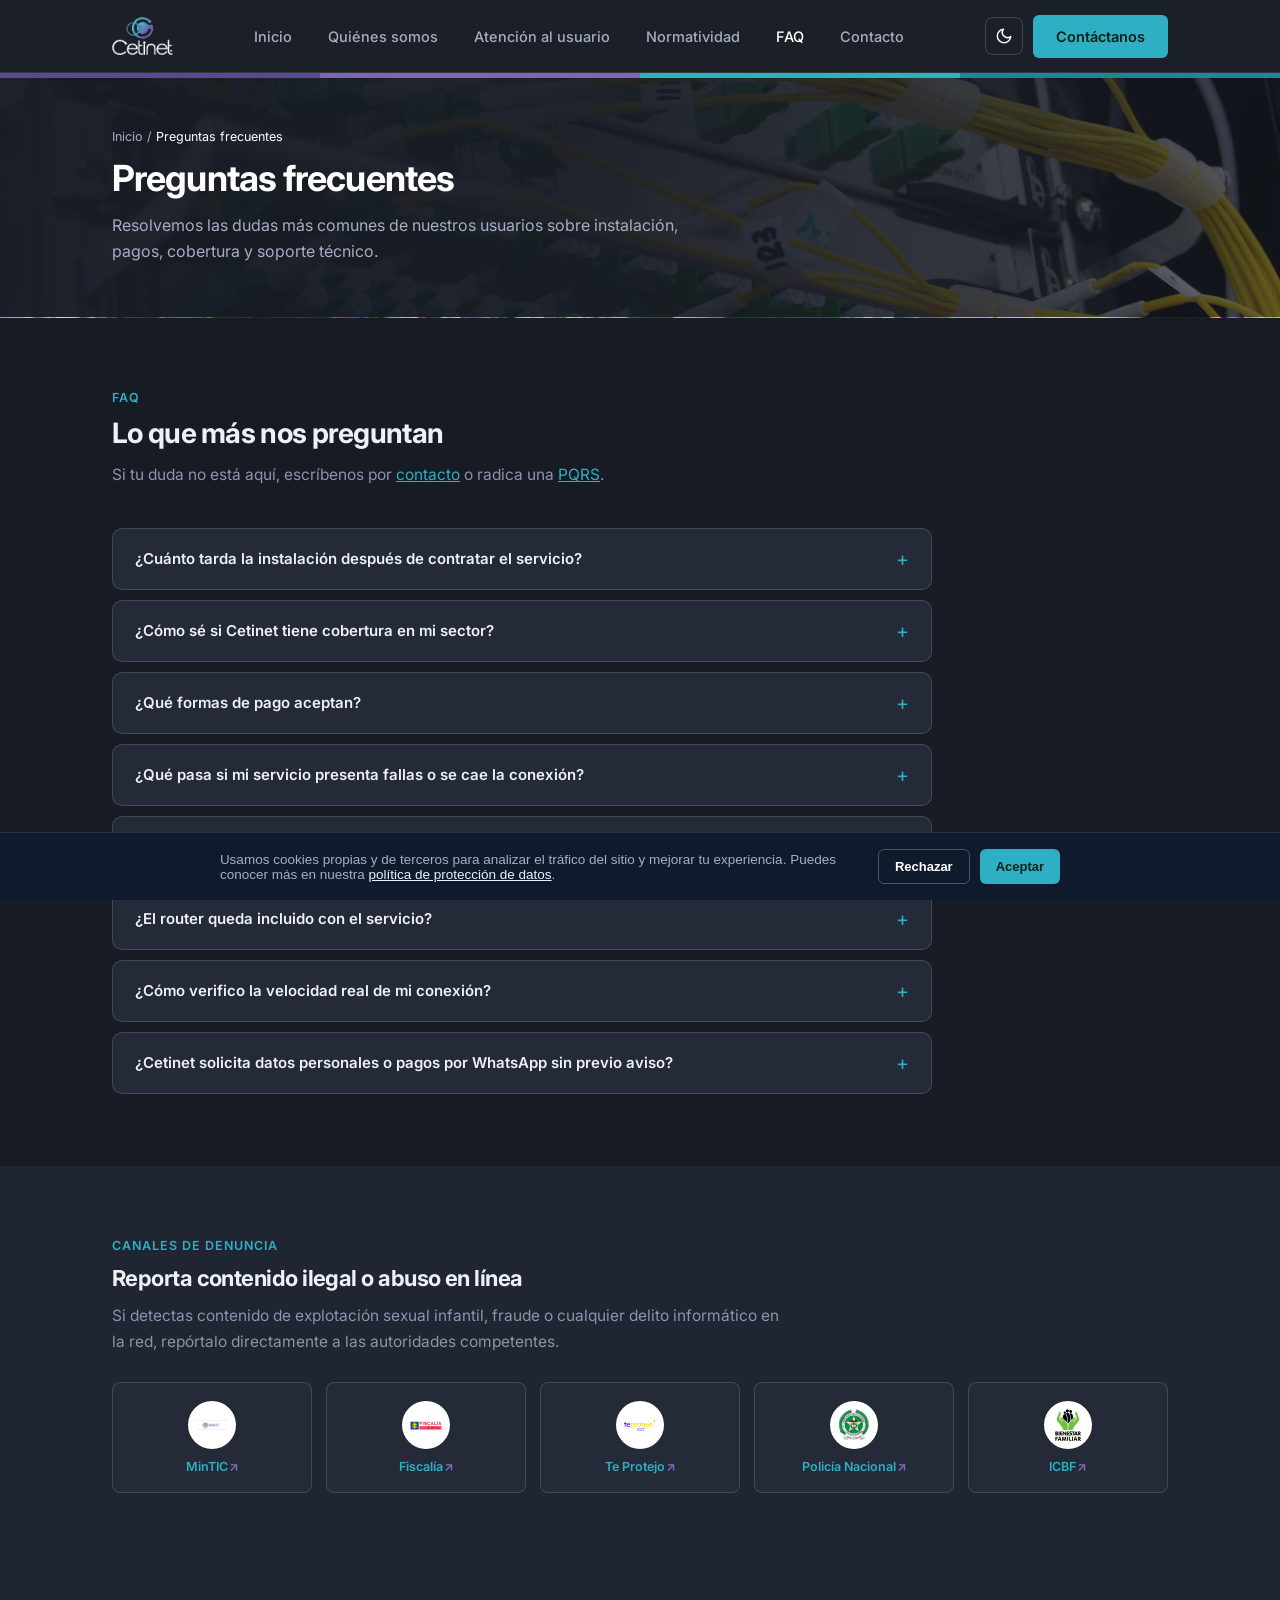
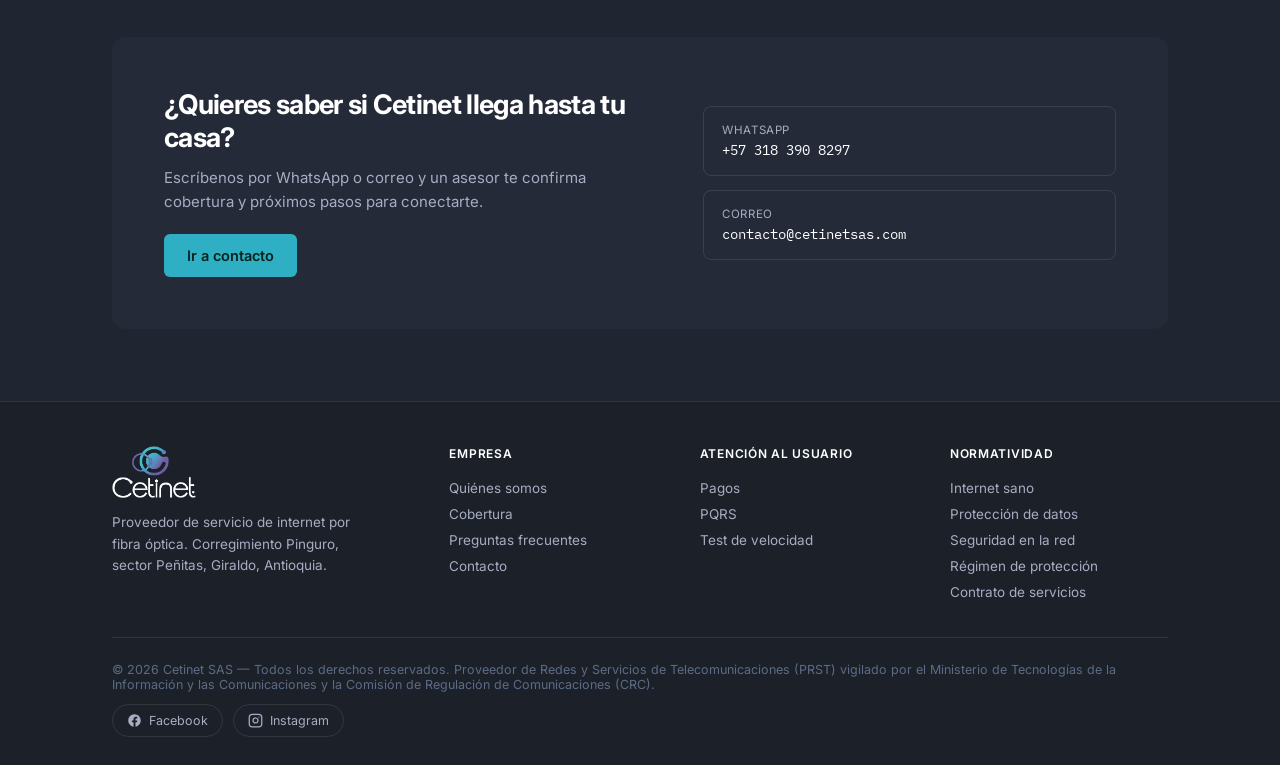
<file: preguntas-frecuentes.html>
<!DOCTYPE html>
<html lang="es">
<head>
<script>(function(){try{var t=localStorage.getItem("cetinet-theme");if(t==="light"){document.documentElement.setAttribute("data-theme","light");}}catch(e){}})();</script>
<meta charset="UTF-8">
<meta name="viewport" content="width=device-width, initial-scale=1.0">
<title>Preguntas frecuentes — Cetinet SAS</title>
<meta name="description" content="Resolvemos las dudas más comunes sobre el servicio de internet por fibra óptica de Cetinet SAS: instalación, pagos, cobertura, fallas y más.">
<link rel="canonical" href="https://cetinetsas.com/preguntas-frecuentes.html">
<meta property="og:type" content="website">
<meta property="og:site_name" content="Cetinet SAS">
<meta property="og:locale" content="es_CO">
<meta property="og:title" content="Preguntas frecuentes — Cetinet SAS">
<meta property="og:description" content="Resolvemos las dudas más comunes sobre el servicio de internet por fibra óptica de Cetinet SAS: instalación, pagos, cobertura, fallas y más.">
<meta property="og:url" content="https://cetinetsas.com/preguntas-frecuentes.html">
<meta property="og:image" content="https://cetinetsas.com/assets/img/og-image.png">
<meta name="twitter:card" content="summary_large_image">
<meta name="twitter:image" content="https://cetinetsas.com/assets/img/og-image.png">
<meta name="twitter:title" content="Preguntas frecuentes — Cetinet SAS">
<meta name="twitter:description" content="Resolvemos las dudas más comunes sobre el servicio de internet por fibra óptica de Cetinet SAS: instalación, pagos, cobertura, fallas y más.">
<link rel="icon" href="assets/img/favicon.ico" sizes="any">
<link rel="icon" type="image/png" sizes="32x32" href="assets/img/favicon-32.png">
<link rel="icon" type="image/png" sizes="16x16" href="assets/img/favicon-16.png">
<link rel="apple-touch-icon" href="assets/img/apple-touch-icon.png">
<link rel="preconnect" href="https://fonts.googleapis.com">
<link rel="preconnect" href="https://fonts.gstatic.com" crossorigin>
<link href="https://fonts.googleapis.com/css2?family=Inter:wght@400;500;600;700;800&family=IBM+Plex+Mono:wght@400;500&display=swap" rel="stylesheet">
<link rel="stylesheet" href="assets/css/style.css">

<script type="application/ld+json">
{
  "@context": "https://schema.org",
  "@type": "LocalBusiness",
  "name": "Cetinet SAS",
  "url": "https://cetinetsas.com/preguntas-frecuentes.html",
  "image": "https://cetinetsas.com/assets/img/og-image.png",
  "telephone": "+573183908297",
  "email": "contacto@cetinetsas.com",
  "priceRange": "$$",
  "address": {
    "@type": "PostalAddress",
    "streetAddress": "Corregimiento Pinguro, sector Peñitas",
    "addressLocality": "Giraldo",
    "addressRegion": "Antioquia",
    "addressCountry": "CO"
  },
  "areaServed": {
    "@type": "City",
    "name": "Giraldo, Antioquia"
  },
  "sameAs": [
    "https://www.facebook.com/people/Cetinet-SAS/100063927219916/",
    "https://www.instagram.com/cetinetsas/"
  ]
}
</script>
</head>
<body>
<a href="#contenido" class="skip-link">Saltar al contenido</a>
<header class="nav">
  <div class="nav-inner">
    <a href="./" class="logo"><img src="assets/img/logo-lockup.png" alt="Cetinet" class="logo-img"></a>
    <nav class="nav-links">
      <div class="nav-item"><a href="./">Inicio</a></div>
      <div class="nav-item"><a href="quienes-somos.html">Quiénes somos</a></div>
      <div class="nav-item">
        <a href="atencion/">Atención al usuario</a>
        <div class="dropdown">
          <a href="https://checkout.wompi.co/method" target="_blank" rel="noopener">Pagos</a>
          <a href="atencion/#pqrs">Formulario PQRS</a>
          <a href="https://www.speedtest.net/es" target="_blank" rel="noopener">Test de velocidad</a>
          <a href="cobertura/">Mapa de cobertura</a>
        </div>
      </div>
      <div class="nav-item">
        <a href="normatividad/">Normatividad</a>
        <div class="dropdown">
          <a href="normatividad/internet-sano.html">Internet sano</a>
          <a href="normatividad/proteccion-datos.html">Protección de datos</a>
          <a href="normatividad/seguridad-en-la-red.html">Seguridad en la red</a>
          <a href="normatividad/regimen-de-proteccion.html">Régimen de protección</a>
          <a href="normatividad/contrato-de-servicios.html">Contrato de servicios</a>
        </div>
      </div>
      <div class="nav-item current"><a href="preguntas-frecuentes.html">FAQ</a></div>
      <div class="nav-item"><a href="contacto.html">Contacto</a></div>
    </nav>
    <div class="nav-right">
      <button id="theme-toggle-btn" class="theme-toggle" aria-label="Cambiar modo claro/oscuro" type="button">
        <svg class="icon-moon" viewBox="0 0 24 24" fill="none" stroke="currentColor" stroke-width="2" stroke-linecap="round" stroke-linejoin="round"><path d="M21 12.79A9 9 0 1 1 11.21 3 7 7 0 0 0 21 12.79z"/></svg>
        <svg class="icon-sun" viewBox="0 0 24 24" fill="none" stroke="currentColor" stroke-width="2" stroke-linecap="round" stroke-linejoin="round"><circle cx="12" cy="12" r="4"/><path d="M12 2v2M12 20v2M4.93 4.93l1.41 1.41M17.66 17.66l1.41 1.41M2 12h2M20 12h2M6.34 17.66l-1.41 1.41M19.07 4.93l-1.41 1.41"/></svg>
      </button>
      <a href="contacto.html" class="btn btn-primary">Contáctanos</a>
    </div>
  </div>
</header>

<section class="page-hero" id="contenido" style="background-image:url('assets/img/hero/slide-4.jpg')">
  <div class="fiber-strip"><span style="background:#5A4A94"></span><span style="background:#7B67B8"></span><span style="background:#2FAFC4"></span><span style="background:#1F8695"></span></div>
  <div class="wrap">
    <div class="breadcrumb"><a href="./">Inicio</a> / <span style="color:#fff;">Preguntas frecuentes</span></div>
    <h1>Preguntas frecuentes</h1>
    <p class="lead">Resolvemos las dudas más comunes de nuestros usuarios sobre instalación, pagos, cobertura y soporte técnico.</p>
  </div>
</section>

<section class="page-section">
  <div class="wrap">
    <div class="section-head">
      <div class="kicker">FAQ</div>
      <h2>Lo que más nos preguntan</h2>
      <p>Si tu duda no está aquí, escríbenos por <a class="inline-link" href="contacto.html" style="color:var(--orange); text-decoration:underline;">contacto</a> o radica una <a class="inline-link" href="atencion/#pqrs" style="color:var(--orange); text-decoration:underline;">PQRS</a>.</p>
    </div>
    <div class="faq-list">
      <details class="faq-item">
        <summary>¿Cuánto tarda la instalación después de contratar el servicio?</summary>
        <div class="faq-body">Coordinamos la visita técnica en menos de 72 horas hábiles desde que confirmamos cobertura en tu dirección. Si por algún motivo no podemos cumplir ese plazo, te avisamos con anticipación.</div>
      </details>
      <details class="faq-item">
        <summary>¿Cómo sé si Cetinet tiene cobertura en mi sector?</summary>
        <div class="faq-body">Puedes revisar las zonas activas en nuestra <a class="inline-link" href="cobertura/" style="color:var(--orange); text-decoration:underline;">página de cobertura</a>, o escribirnos con tu dirección exacta y un asesor te confirma disponibilidad en menos de un día hábil.</div>
      </details>
      <details class="faq-item">
        <summary>¿Qué formas de pago aceptan?</summary>
        <div class="faq-body">Puedes pagar tu factura en línea directamente a través de nuestra <a class="inline-link" href="https://checkout.wompi.co/method" target="_blank" rel="noopener" style="color:var(--orange); text-decoration:underline;">pasarela de pagos</a>. También puedes consultarnos por otros medios de pago disponibles en tu zona.</div>
      </details>
      <details class="faq-item">
        <summary>¿Qué pasa si mi servicio presenta fallas o se cae la conexión?</summary>
        <div class="faq-body">Puedes reportarlo de inmediato a través del <a class="inline-link" href="atencion/#pqrs" style="color:var(--orange); text-decoration:underline;">formulario de PQRS</a> o por WhatsApp. Si la falla supera las 2.5 horas continuas o acumuladas en el mes, tienes derecho a una compensación automática conforme al régimen de protección al usuario.</div>
      </details>
      <details class="faq-item">
        <summary>¿Puedo cancelar el servicio en cualquier momento?</summary>
        <div class="faq-body">Sí. Puedes solicitar la terminación del contrato cuando quieras por cualquiera de nuestros medios de atención, presentando la solicitud al menos 3 días hábiles antes del corte de facturación. Más detalles en el <a class="inline-link" href="normatividad/regimen-de-proteccion.html" style="color:var(--orange); text-decoration:underline;">régimen de protección al usuario</a>.</div>
      </details>
      <details class="faq-item">
        <summary>¿El router queda incluido con el servicio?</summary>
        <div class="faq-body">Sí, la instalación estándar incluye el router necesario para conectar tus dispositivos por WiFi. Un técnico lo configura durante la visita de instalación.</div>
      </details>
      <details class="faq-item">
        <summary>¿Cómo verifico la velocidad real de mi conexión?</summary>
        <div class="faq-body">Puedes hacer un <a class="inline-link" href="https://www.speedtest.net/es" target="_blank" rel="noopener" style="color:var(--orange); text-decoration:underline;">test de velocidad</a> directamente. Para un resultado más preciso, conecta tu computador al router con cable de red antes de la prueba.</div>
      </details>
      <details class="faq-item">
        <summary>¿Cetinet solicita datos personales o pagos por WhatsApp sin previo aviso?</summary>
        <div class="faq-body">No. Nunca solicitamos contraseñas, códigos de verificación bancaria ni pagos urgentes por llamadas o mensajes no verificados. Ante cualquier duda, comunícate solo por los canales oficiales listados en <a class="inline-link" href="contacto.html" style="color:var(--orange); text-decoration:underline;">Contacto</a>.</div>
      </details>
    </div>
  </div>
</section>
<section class="official-strip page-section">
  <div class="wrap">
    <div class="section-head" style="margin-bottom:28px;">
      <div class="kicker">Canales de denuncia</div>
      <h2 style="font-size:22px;">Reporta contenido ilegal o abuso en línea</h2>
      <p>Si detectas contenido de explotación sexual infantil, fraude o cualquier delito informático en la red, repórtalo directamente a las autoridades competentes.</p>
    </div>
    <div class="official-grid">
      <a class="official-item" href="https://www.mintic.gov.co/portal/inicio/" target="_blank" rel="noopener"><span class="logo-badge"><img src="assets/img/logos/mintic.png" alt="MinTIC" loading="lazy" width="120" height="36"></span><span class="official-label">MinTIC <span class="ext-arrow">↗</span></span></a>
<a class="official-item" href="https://www.fiscalia.gov.co/colombia/" target="_blank" rel="noopener"><span class="logo-badge"><img src="assets/img/logos/fiscalia.svg" alt="Fiscalía General de la Nación" loading="lazy" width="48" height="14"></span><span class="official-label">Fiscalía <span class="ext-arrow">↗</span></span></a>
<a class="official-item" href="https://teprotejo.org/" target="_blank" rel="noopener"><span class="logo-badge"><img src="assets/img/logos/teprotejo.svg" alt="Te Protejo" loading="lazy" width="48" height="48"></span><span class="official-label">Te Protejo <span class="ext-arrow">↗</span></span></a>
<a class="official-item" href="https://www.policia.gov.co/" target="_blank" rel="noopener"><span class="logo-badge"><img src="assets/img/logos/policia.svg" alt="Policía Nacional de Colombia" loading="lazy" width="48" height="48"></span><span class="official-label">Policía Nacional <span class="ext-arrow">↗</span></span></a>
<a class="official-item" href="https://www.icbf.gov.co/" target="_blank" rel="noopener"><span class="logo-badge"><img src="assets/img/logos/icbf.svg" alt="ICBF" loading="lazy" width="40" height="48"></span><span class="official-label">ICBF <span class="ext-arrow">↗</span></span></a>
    </div>
  </div>
</section>

<section class="contact-band page-section">
  <div class="wrap">
    <div class="contact-box">
      <div>
        <h2>¿Quieres saber si Cetinet llega hasta tu casa?</h2>
        <p>Escríbenos por WhatsApp o correo y un asesor te confirma cobertura y próximos pasos para conectarte.</p>
        <a href="contacto.html" class="btn btn-primary" style="margin-top:20px;">Ir a contacto</a>
      </div>
      <div class="contact-methods">
        <div class="contact-method"><div><div class="label">WhatsApp</div><div class="val">+57 318 390 8297</div></div></div>
        <div class="contact-method"><div><div class="label">Correo</div><div class="val">contacto@cetinetsas.com</div></div></div>
      </div>
    </div>
  </div>
</section>

<footer>
  <div class="wrap">
    <div class="footer-grid">
      <div class="footer-col">
        <div class="footer-logo"><img src="assets/img/logo-lockup.png" alt="Cetinet" class="logo-img footer-logo-img"></div>
        <p>Proveedor de servicio de internet por fibra óptica. Corregimiento Pinguro, sector Peñitas, Giraldo, Antioquia.</p>
      </div>
      <div class="footer-col">
        <h4>Empresa</h4>
        <a href="quienes-somos.html">Quiénes somos</a>
        <a href="cobertura/">Cobertura</a>
        <a href="preguntas-frecuentes.html">Preguntas frecuentes</a>
        <a href="contacto.html">Contacto</a>
      </div>
      <div class="footer-col">
        <h4>Atención al usuario</h4>
        <a href="https://checkout.wompi.co/method" target="_blank" rel="noopener">Pagos</a>
        <a href="atencion/#pqrs">PQRS</a>
        <a href="https://www.speedtest.net/es" target="_blank" rel="noopener">Test de velocidad</a>
      </div>
      <div class="footer-col">
        <h4>Normatividad</h4>
        <a href="normatividad/internet-sano.html">Internet sano</a>
        <a href="normatividad/proteccion-datos.html">Protección de datos</a>
        <a href="normatividad/seguridad-en-la-red.html">Seguridad en la red</a>
        <a href="normatividad/regimen-de-proteccion.html">Régimen de protección</a>
        <a href="normatividad/contrato-de-servicios.html">Contrato de servicios</a>
      </div>
    </div>
    <div class="footer-bottom">
      <p class="foot-legal">© 2026 Cetinet SAS — Todos los derechos reservados. Proveedor de Redes y Servicios de Telecomunicaciones (PRST) vigilado por el Ministerio de Tecnologías de la Información y las Comunicaciones y la Comisión de Regulación de Comunicaciones (CRC).</p>
      <div class="footer-social">
        <a href="https://www.facebook.com/people/Cetinet-SAS/100063927219916/" target="_blank" rel="noopener"><svg viewBox="0 0 24 24" fill="currentColor" aria-hidden="true"><path d="M22 12.06C22 6.51 17.52 2 12 2S2 6.51 2 12.06c0 5 3.66 9.15 8.44 9.94v-7.03H7.9v-2.91h2.54V9.85c0-2.51 1.49-3.89 3.77-3.89 1.09 0 2.24.2 2.24.2v2.46h-1.26c-1.24 0-1.63.77-1.63 1.56v1.88h2.78l-.44 2.91h-2.34V22c4.78-.79 8.44-4.94 8.44-9.94Z"/></svg><span>Facebook</span></a>
        <a href="https://www.instagram.com/cetinetsas/" target="_blank" rel="noopener"><svg viewBox="0 0 24 24" fill="none" stroke="currentColor" stroke-width="2" stroke-linecap="round" stroke-linejoin="round" aria-hidden="true"><rect x="2" y="2" width="20" height="20" rx="5" ry="5"/><path d="M16 11.37A4 4 0 1 1 12.63 8 4 4 0 0 1 16 11.37z"/><line x1="17.5" y1="6.5" x2="17.51" y2="6.5"/></svg><span>Instagram</span></a>
      </div>
    </div>
  </div>
</footer>

<div id="cookie-banner" style="position:fixed; left:0; right:0; bottom:0; z-index:100; background:#0F1B2C; color:#EAF0FB; border-top:1px solid rgba(255,255,255,0.1); padding:16px 20px; display:none; align-items:center; justify-content:center; gap:18px; flex-wrap:wrap; font-family:'IBM Plex Sans',sans-serif;">
  <p style="margin:0; font-size:13.5px; max-width:640px; color:#9FB0C9;">Usamos cookies propias y de terceros para analizar el tráfico del sitio y mejorar tu experiencia. Puedes conocer más en nuestra <a href="normatividad/proteccion-datos.html" style="color:#EAF0FB; text-decoration:underline;">política de protección de datos</a>.</p>
  <div style="display:flex; gap:10px; flex-shrink:0;">
    <button onclick="document.getElementById('cookie-banner').style.display='none'; localStorage.setItem('cetinet-cookies','rejected');" style="background:transparent; border:1px solid rgba(255,255,255,0.25); color:#fff; padding:9px 16px; border-radius:6px; font-size:13px; font-weight:600; cursor:pointer;">Rechazar</button>
    <button onclick="document.getElementById('cookie-banner').style.display='none'; localStorage.setItem('cetinet-cookies','accepted');" style="background:#2FAFC4; border:none; color:#06231A; padding:9px 16px; border-radius:6px; font-size:13px; font-weight:600; cursor:pointer;">Aceptar</button>
  </div>
</div>
<script>
  if(!localStorage.getItem('cetinet-cookies')){
    document.getElementById('cookie-banner').style.display='flex';
  }
</script>

<script src="assets/js/site.js" defer></script>
</body>
</html>
</file>
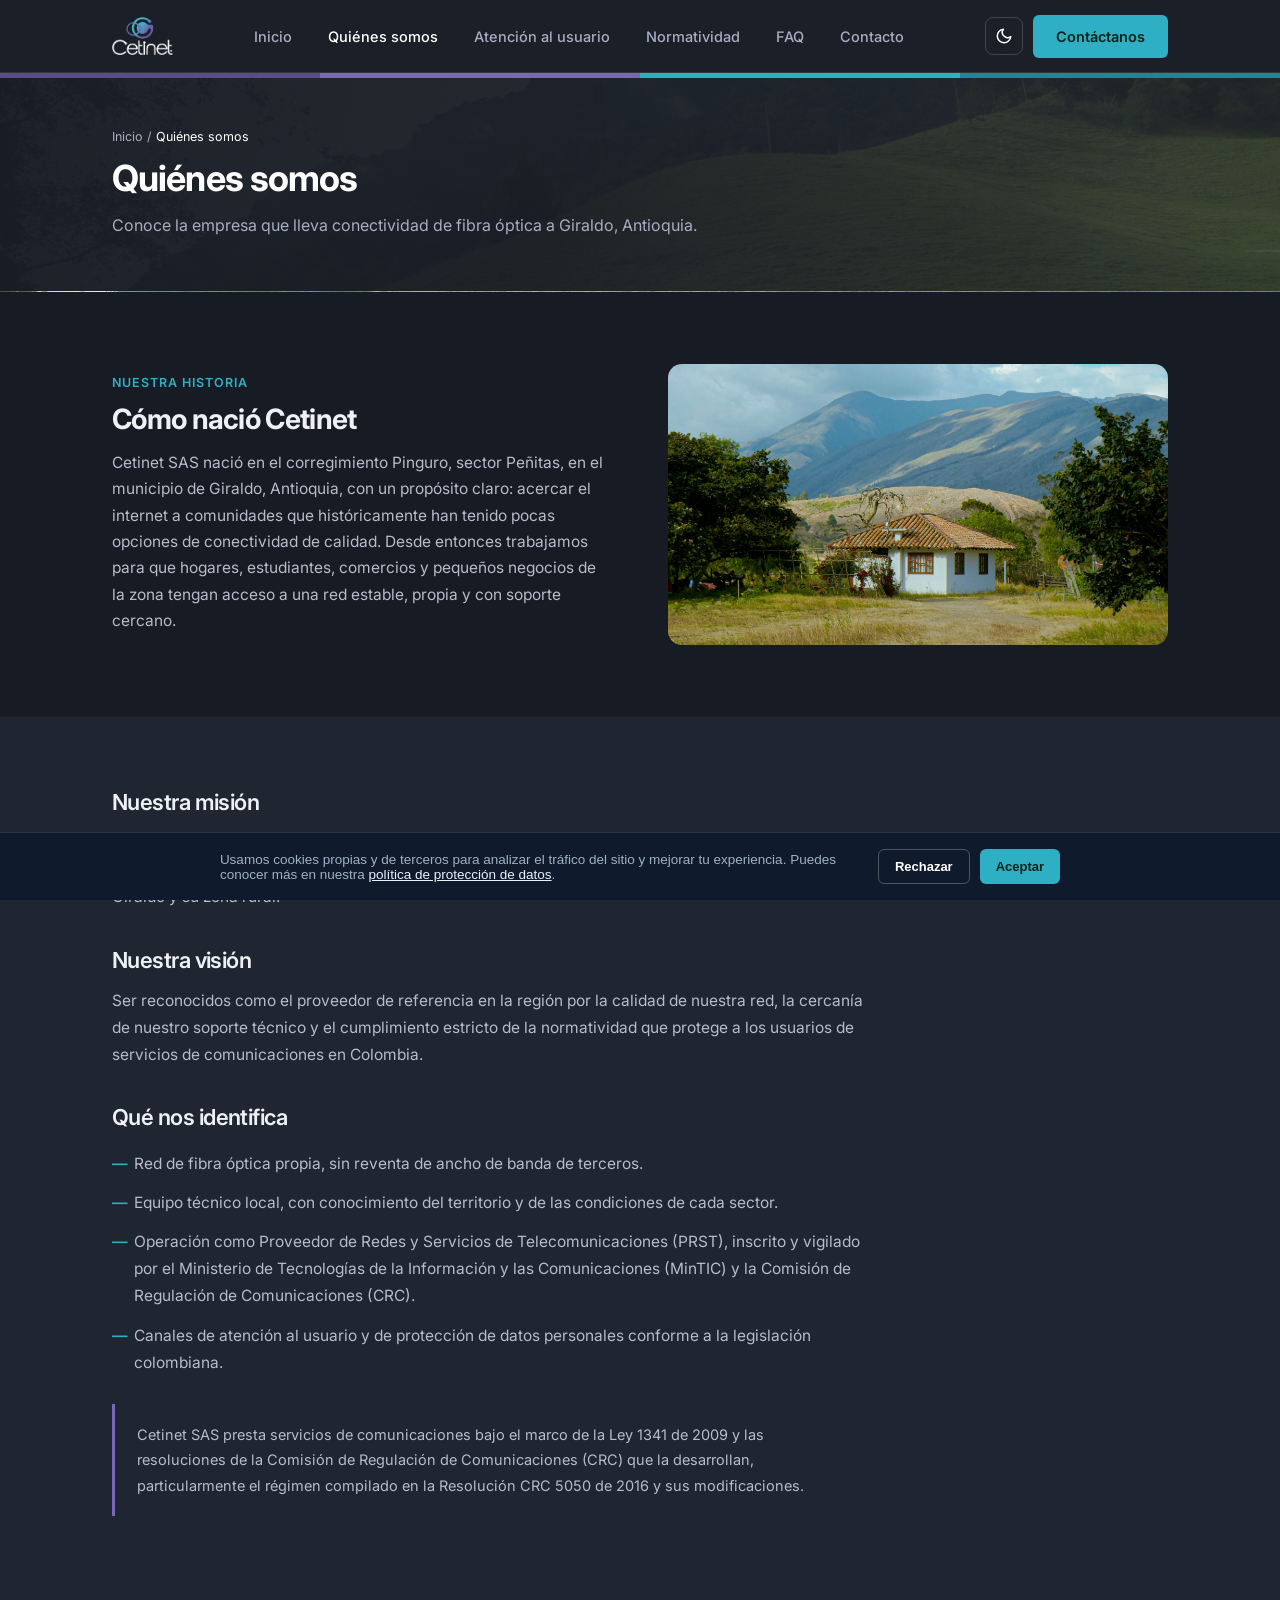
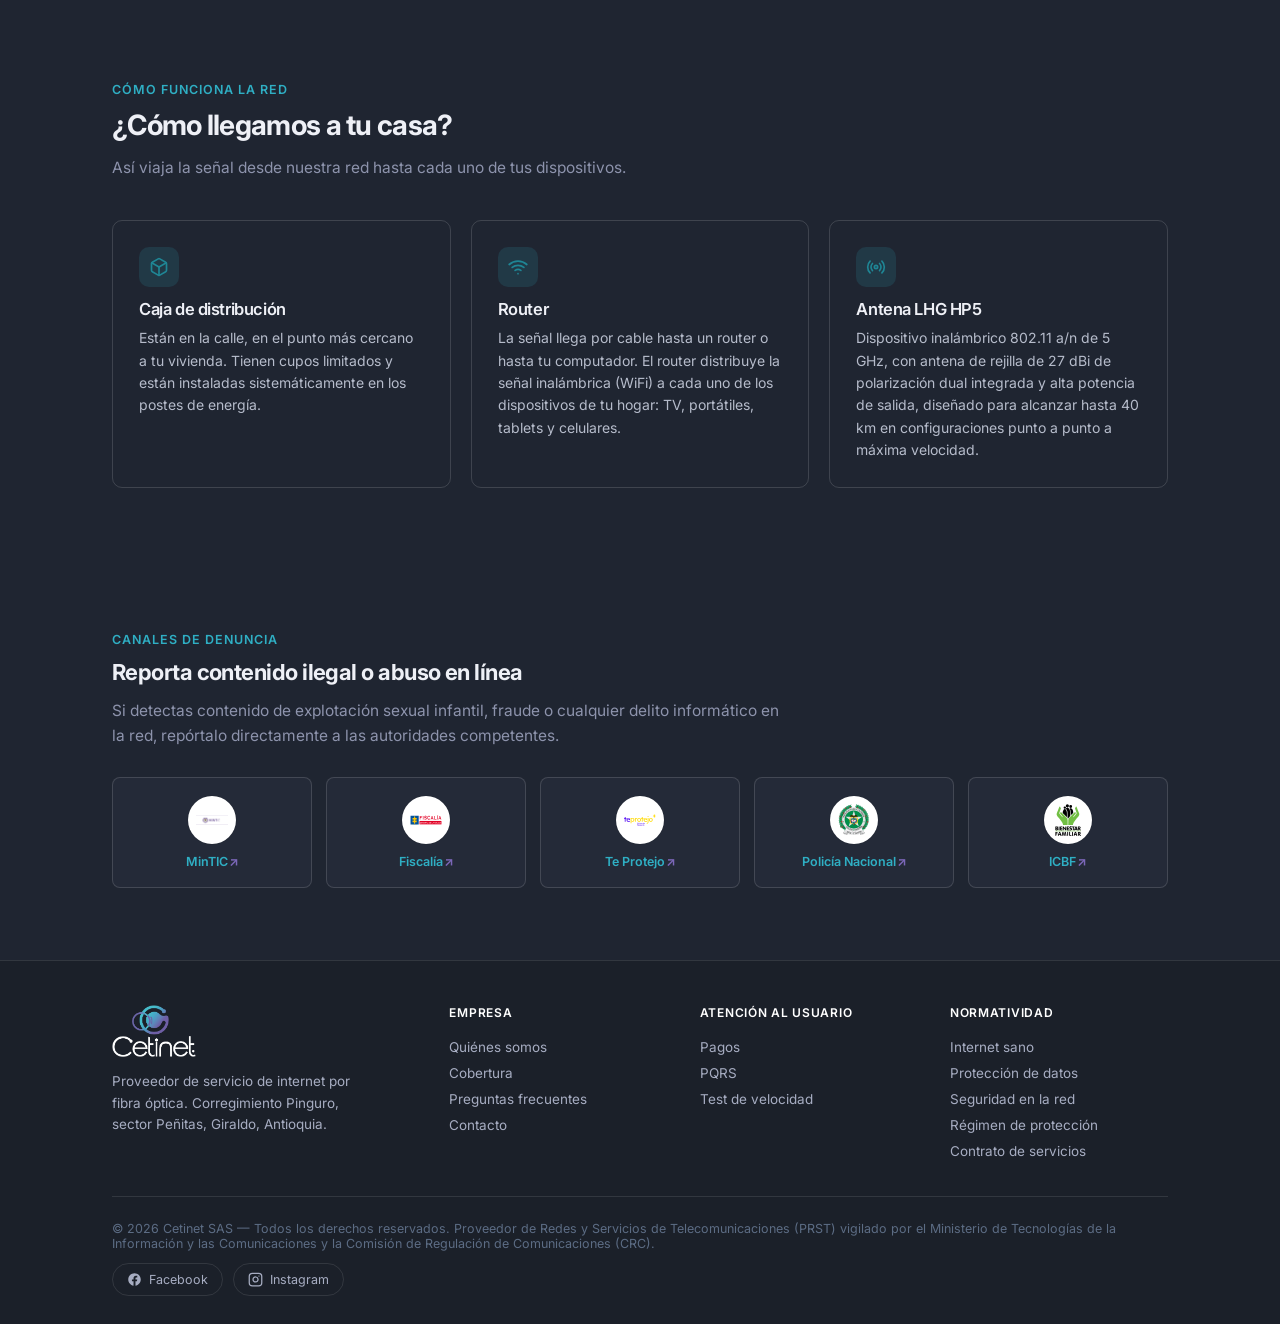
<file: quienes-somos.html>
<!DOCTYPE html>
<html lang="es">
<head>
<script>(function(){try{var t=localStorage.getItem("cetinet-theme");if(t==="light"){document.documentElement.setAttribute("data-theme","light");}}catch(e){}})();</script>
<meta charset="UTF-8">
<meta name="viewport" content="width=device-width, initial-scale=1.0">
<title>Quiénes somos — Cetinet SAS</title>
<meta name="description" content="Historia, misión y visión de Cetinet SAS, proveedor de internet por fibra óptica en Giraldo, Antioquia.">
<link rel="canonical" href="https://cetinetsas.com/quienes-somos.html">
<meta property="og:type" content="website">
<meta property="og:site_name" content="Cetinet SAS">
<meta property="og:locale" content="es_CO">
<meta property="og:title" content="Quiénes somos — Cetinet SAS">
<meta property="og:description" content="Historia, misión y visión de Cetinet SAS, proveedor de internet por fibra óptica en Giraldo, Antioquia.">
<meta property="og:url" content="https://cetinetsas.com/quienes-somos.html">
<meta property="og:image" content="https://cetinetsas.com/assets/img/og-image.png">
<meta name="twitter:card" content="summary_large_image">
<meta name="twitter:image" content="https://cetinetsas.com/assets/img/og-image.png">
<meta name="twitter:title" content="Quiénes somos — Cetinet SAS">
<meta name="twitter:description" content="Historia, misión y visión de Cetinet SAS, proveedor de internet por fibra óptica en Giraldo, Antioquia.">
<link rel="icon" href="assets/img/favicon.ico" sizes="any">
<link rel="icon" type="image/png" sizes="32x32" href="assets/img/favicon-32.png">
<link rel="icon" type="image/png" sizes="16x16" href="assets/img/favicon-16.png">
<link rel="apple-touch-icon" href="assets/img/apple-touch-icon.png">
<link rel="preconnect" href="https://fonts.googleapis.com">
<link rel="preconnect" href="https://fonts.gstatic.com" crossorigin>
<link href="https://fonts.googleapis.com/css2?family=Inter:wght@400;500;600;700;800&family=IBM+Plex+Mono:wght@400;500&display=swap" rel="stylesheet">
<link rel="stylesheet" href="assets/css/style.css">

<script type="application/ld+json">
{
  "@context": "https://schema.org",
  "@type": "LocalBusiness",
  "name": "Cetinet SAS",
  "url": "https://cetinetsas.com/quienes-somos.html",
  "image": "https://cetinetsas.com/assets/img/og-image.png",
  "telephone": "+573183908297",
  "email": "contacto@cetinetsas.com",
  "priceRange": "$$",
  "address": {
    "@type": "PostalAddress",
    "streetAddress": "Corregimiento Pinguro, sector Peñitas",
    "addressLocality": "Giraldo",
    "addressRegion": "Antioquia",
    "addressCountry": "CO"
  },
  "areaServed": {
    "@type": "City",
    "name": "Giraldo, Antioquia"
  },
  "sameAs": [
    "https://www.facebook.com/people/Cetinet-SAS/100063927219916/",
    "https://www.instagram.com/cetinetsas/"
  ]
}
</script>
</head>
<body>
<a href="#contenido" class="skip-link">Saltar al contenido</a>
<header class="nav">
  <div class="nav-inner">
    <a href="./" class="logo"><img src="assets/img/logo-lockup.png" alt="Cetinet" class="logo-img"></a>
    <nav class="nav-links">
      <div class="nav-item"><a href="./">Inicio</a></div>
      <div class="nav-item current"><a href="quienes-somos.html">Quiénes somos</a></div>
      <div class="nav-item">
        <a href="atencion/">Atención al usuario</a>
        <div class="dropdown">
          <a href="https://checkout.wompi.co/method" target="_blank" rel="noopener">Pagos</a>
          <a href="atencion/#pqrs">Formulario PQRS</a>
          <a href="https://www.speedtest.net/es" target="_blank" rel="noopener">Test de velocidad</a>
          <a href="cobertura/">Mapa de cobertura</a>
        </div>
      </div>
      <div class="nav-item">
        <a href="normatividad/">Normatividad</a>
        <div class="dropdown">
          <a href="normatividad/internet-sano.html">Internet sano</a>
          <a href="normatividad/proteccion-datos.html">Protección de datos</a>
          <a href="normatividad/seguridad-en-la-red.html">Seguridad en la red</a>
          <a href="normatividad/regimen-de-proteccion.html">Régimen de protección</a>
          <a href="normatividad/contrato-de-servicios.html">Contrato de servicios</a>
        </div>
      </div>
      <div class="nav-item"><a href="preguntas-frecuentes.html">FAQ</a></div>
      <div class="nav-item"><a href="contacto.html">Contacto</a></div>
    </nav>
    <div class="nav-right">
      <button id="theme-toggle-btn" class="theme-toggle" aria-label="Cambiar modo claro/oscuro" type="button">
        <svg class="icon-moon" viewBox="0 0 24 24" fill="none" stroke="currentColor" stroke-width="2" stroke-linecap="round" stroke-linejoin="round"><path d="M21 12.79A9 9 0 1 1 11.21 3 7 7 0 0 0 21 12.79z"/></svg>
        <svg class="icon-sun" viewBox="0 0 24 24" fill="none" stroke="currentColor" stroke-width="2" stroke-linecap="round" stroke-linejoin="round"><circle cx="12" cy="12" r="4"/><path d="M12 2v2M12 20v2M4.93 4.93l1.41 1.41M17.66 17.66l1.41 1.41M2 12h2M20 12h2M6.34 17.66l-1.41 1.41M19.07 4.93l-1.41 1.41"/></svg>
      </button>
      <a href="contacto.html" class="btn btn-primary">Contáctanos</a>
    </div>
  </div>
</header>

<section class="page-hero" id="contenido" style="background-image:url('assets/img/hero/slide-2.jpg')">
  <div class="fiber-strip"><span style="background:#5A4A94"></span><span style="background:#7B67B8"></span><span style="background:#2FAFC4"></span><span style="background:#1F8695"></span></div>
  <div class="wrap">
    <div class="breadcrumb"><a href="./">Inicio</a> / <span style="color:#fff;">Quiénes somos</span></div>
    <h1>Quiénes somos</h1>
    <p class="lead">Conoce la empresa que lleva conectividad de fibra óptica a Giraldo, Antioquia.</p>
  </div>
</section>


<section class="page-section">
  <div class="wrap coverage">
    <div>
      <div class="kicker">Nuestra historia</div>
      <h2 style="font-size:28px; font-weight:700; color:var(--text-strong);">Cómo nació Cetinet</h2>
      <p style="margin-top:14px; font-size:15.5px; color:var(--text-body); line-height:1.7;">Cetinet SAS nació en el corregimiento Pinguro, sector Peñitas, en el municipio de Giraldo, Antioquia, con un propósito claro: acercar el internet a comunidades que históricamente han tenido pocas opciones de conectividad de calidad. Desde entonces trabajamos para que hogares, estudiantes, comercios y pequeños negocios de la zona tengan acceso a una red estable, propia y con soporte cercano.</p>
    </div>
    <div style="border-radius:14px; overflow:hidden; min-height:280px;">
      <img src="assets/img/hero/slide-1.jpg" alt="" loading="lazy" style="width:100%; height:100%; object-fit:cover; display:block;">
    </div>
  </div>
</section>

<section class="page-section" style="background:var(--paper-tint);">
  <div class="wrap prose">
    <h2>Nuestra misión</h2>
    <p>Proveer servicio de acceso a internet mediante infraestructura de fibra óptica propia, con altos estándares de calidad y disponibilidad, contribuyendo al cierre de la brecha digital en el municipio de Giraldo y su zona rural.</p>

    <h2>Nuestra visión</h2>
    <p>Ser reconocidos como el proveedor de referencia en la región por la calidad de nuestra red, la cercanía de nuestro soporte técnico y el cumplimiento estricto de la normatividad que protege a los usuarios de servicios de comunicaciones en Colombia.</p>

    <h2>Qué nos identifica</h2>
    <ul>
      <li>Red de fibra óptica propia, sin reventa de ancho de banda de terceros.</li>
      <li>Equipo técnico local, con conocimiento del territorio y de las condiciones de cada sector.</li>
      <li>Operación como Proveedor de Redes y Servicios de Telecomunicaciones (PRST), inscrito y vigilado por el Ministerio de Tecnologías de la Información y las Comunicaciones (MinTIC) y la Comisión de Regulación de Comunicaciones (CRC).</li>
      <li>Canales de atención al usuario y de protección de datos personales conforme a la legislación colombiana.</li>
    </ul>

    <div class="note-box">
      <p>Cetinet SAS presta servicios de comunicaciones bajo el marco de la Ley 1341 de 2009 y las resoluciones de la Comisión de Regulación de Comunicaciones (CRC) que la desarrollan, particularmente el régimen compilado en la Resolución CRC 5050 de 2016 y sus modificaciones.</p>
    </div>
  </div>
</section>

<section class="page-section" style="background:var(--paper-tint);">
  <div class="wrap">
    <div class="section-head">
      <div class="kicker">Cómo funciona la red</div>
      <h2>¿Cómo llegamos a tu casa?</h2>
      <p>Así viaja la señal desde nuestra red hasta cada uno de tus dispositivos.</p>
    </div>
    <div class="card-grid">
      <div class="card">
        <div class="card-icon" aria-hidden="true"><svg viewBox="0 0 24 24" fill="none" stroke="currentColor" stroke-width="2" stroke-linecap="round" stroke-linejoin="round"><path d="M21 16V8a2 2 0 0 0-1-1.73l-7-4a2 2 0 0 0-2 0l-7 4A2 2 0 0 0 3 8v8a2 2 0 0 0 1 1.73l7 4a2 2 0 0 0 2 0l7-4A2 2 0 0 0 21 16z"/><polyline points="3.27 6.96 12 12.01 20.73 6.96"/><line x1="12" y1="22.08" x2="12" y2="12"/></svg></div>
        <h3>Caja de distribución</h3>
        <p>Están en la calle, en el punto más cercano a tu vivienda. Tienen cupos limitados y están instaladas sistemáticamente en los postes de energía.</p>
      </div>
      <div class="card">
        <div class="card-icon" aria-hidden="true"><svg viewBox="0 0 24 24" fill="none" stroke="currentColor" stroke-width="2" stroke-linecap="round" stroke-linejoin="round"><path d="M5 12.55a11 11 0 0 1 14.08 0"/><path d="M1.42 9a16 16 0 0 1 21.16 0"/><path d="M8.53 16.11a6 6 0 0 1 6.95 0"/><line x1="12" y1="20" x2="12.01" y2="20"/></svg></div>
        <h3>Router</h3>
        <p>La señal llega por cable hasta un router o hasta tu computador. El router distribuye la señal inalámbrica (WiFi) a cada uno de los dispositivos de tu hogar: TV, portátiles, tablets y celulares.</p>
      </div>
      <div class="card">
        <div class="card-icon" aria-hidden="true"><svg viewBox="0 0 24 24" fill="none" stroke="currentColor" stroke-width="2" stroke-linecap="round" stroke-linejoin="round"><circle cx="12" cy="12" r="2"/><path d="M16.24 7.76a6 6 0 0 1 0 8.49m-8.48-8.49a6 6 0 0 0 0 8.49m11.31-11.31a10 10 0 0 1 0 14.14m-14.14 0a10 10 0 0 1 0-14.14"/></svg></div>
        <h3>Antena LHG HP5</h3>
        <p>Dispositivo inalámbrico 802.11 a/n de 5 GHz, con antena de rejilla de 27 dBi de polarización dual integrada y alta potencia de salida, diseñado para alcanzar hasta 40 km en configuraciones punto a punto a máxima velocidad.</p>
      </div>
    </div>
  </div>
</section>
<section class="official-strip page-section">
  <div class="wrap">
    <div class="section-head" style="margin-bottom:28px;">
      <div class="kicker">Canales de denuncia</div>
      <h2 style="font-size:22px;">Reporta contenido ilegal o abuso en línea</h2>
      <p>Si detectas contenido de explotación sexual infantil, fraude o cualquier delito informático en la red, repórtalo directamente a las autoridades competentes.</p>
    </div>
    <div class="official-grid">
      <a class="official-item" href="https://www.mintic.gov.co/portal/inicio/" target="_blank" rel="noopener"><span class="logo-badge"><img src="assets/img/logos/mintic.png" alt="MinTIC" loading="lazy" width="120" height="36"></span><span class="official-label">MinTIC <span class="ext-arrow">↗</span></span></a>
<a class="official-item" href="https://www.fiscalia.gov.co/colombia/" target="_blank" rel="noopener"><span class="logo-badge"><img src="assets/img/logos/fiscalia.svg" alt="Fiscalía General de la Nación" loading="lazy" width="48" height="14"></span><span class="official-label">Fiscalía <span class="ext-arrow">↗</span></span></a>
<a class="official-item" href="https://teprotejo.org/" target="_blank" rel="noopener"><span class="logo-badge"><img src="assets/img/logos/teprotejo.svg" alt="Te Protejo" loading="lazy" width="48" height="48"></span><span class="official-label">Te Protejo <span class="ext-arrow">↗</span></span></a>
<a class="official-item" href="https://www.policia.gov.co/" target="_blank" rel="noopener"><span class="logo-badge"><img src="assets/img/logos/policia.svg" alt="Policía Nacional de Colombia" loading="lazy" width="48" height="48"></span><span class="official-label">Policía Nacional <span class="ext-arrow">↗</span></span></a>
<a class="official-item" href="https://www.icbf.gov.co/" target="_blank" rel="noopener"><span class="logo-badge"><img src="assets/img/logos/icbf.svg" alt="ICBF" loading="lazy" width="40" height="48"></span><span class="official-label">ICBF <span class="ext-arrow">↗</span></span></a>
    </div>
  </div>
</section>

<footer>
  <div class="wrap">
    <div class="footer-grid">
      <div class="footer-col">
        <div class="footer-logo"><img src="assets/img/logo-lockup.png" alt="Cetinet" class="logo-img footer-logo-img"></div>
        <p>Proveedor de servicio de internet por fibra óptica. Corregimiento Pinguro, sector Peñitas, Giraldo, Antioquia.</p>
      </div>
      <div class="footer-col">
        <h4>Empresa</h4>
        <a href="quienes-somos.html">Quiénes somos</a>
        <a href="cobertura/">Cobertura</a>
        <a href="preguntas-frecuentes.html">Preguntas frecuentes</a>
        <a href="contacto.html">Contacto</a>
      </div>
      <div class="footer-col">
        <h4>Atención al usuario</h4>
        <a href="https://checkout.wompi.co/method" target="_blank" rel="noopener">Pagos</a>
        <a href="atencion/#pqrs">PQRS</a>
        <a href="https://www.speedtest.net/es" target="_blank" rel="noopener">Test de velocidad</a>
      </div>
      <div class="footer-col">
        <h4>Normatividad</h4>
        <a href="normatividad/internet-sano.html">Internet sano</a>
        <a href="normatividad/proteccion-datos.html">Protección de datos</a>
        <a href="normatividad/seguridad-en-la-red.html">Seguridad en la red</a>
        <a href="normatividad/regimen-de-proteccion.html">Régimen de protección</a>
        <a href="normatividad/contrato-de-servicios.html">Contrato de servicios</a>
      </div>
    </div>
    <div class="footer-bottom">
      <p class="foot-legal">© 2026 Cetinet SAS — Todos los derechos reservados. Proveedor de Redes y Servicios de Telecomunicaciones (PRST) vigilado por el Ministerio de Tecnologías de la Información y las Comunicaciones y la Comisión de Regulación de Comunicaciones (CRC).</p>
      <div class="footer-social">
        <a href="https://www.facebook.com/people/Cetinet-SAS/100063927219916/" target="_blank" rel="noopener"><svg viewBox="0 0 24 24" fill="currentColor" aria-hidden="true"><path d="M22 12.06C22 6.51 17.52 2 12 2S2 6.51 2 12.06c0 5 3.66 9.15 8.44 9.94v-7.03H7.9v-2.91h2.54V9.85c0-2.51 1.49-3.89 3.77-3.89 1.09 0 2.24.2 2.24.2v2.46h-1.26c-1.24 0-1.63.77-1.63 1.56v1.88h2.78l-.44 2.91h-2.34V22c4.78-.79 8.44-4.94 8.44-9.94Z"/></svg><span>Facebook</span></a>
        <a href="https://www.instagram.com/cetinetsas/" target="_blank" rel="noopener"><svg viewBox="0 0 24 24" fill="none" stroke="currentColor" stroke-width="2" stroke-linecap="round" stroke-linejoin="round" aria-hidden="true"><rect x="2" y="2" width="20" height="20" rx="5" ry="5"/><path d="M16 11.37A4 4 0 1 1 12.63 8 4 4 0 0 1 16 11.37z"/><line x1="17.5" y1="6.5" x2="17.51" y2="6.5"/></svg><span>Instagram</span></a>
      </div>
    </div>
  </div>
</footer>

<div id="cookie-banner" style="position:fixed; left:0; right:0; bottom:0; z-index:100; background:#0F1B2C; color:#EAF0FB; border-top:1px solid rgba(255,255,255,0.1); padding:16px 20px; display:none; align-items:center; justify-content:center; gap:18px; flex-wrap:wrap; font-family:'IBM Plex Sans',sans-serif;">
  <p style="margin:0; font-size:13.5px; max-width:640px; color:#9FB0C9;">Usamos cookies propias y de terceros para analizar el tráfico del sitio y mejorar tu experiencia. Puedes conocer más en nuestra <a href="normatividad/proteccion-datos.html" style="color:#EAF0FB; text-decoration:underline;">política de protección de datos</a>.</p>
  <div style="display:flex; gap:10px; flex-shrink:0;">
    <button onclick="document.getElementById('cookie-banner').style.display='none'; localStorage.setItem('cetinet-cookies','rejected');" style="background:transparent; border:1px solid rgba(255,255,255,0.25); color:#fff; padding:9px 16px; border-radius:6px; font-size:13px; font-weight:600; cursor:pointer;">Rechazar</button>
    <button onclick="document.getElementById('cookie-banner').style.display='none'; localStorage.setItem('cetinet-cookies','accepted');" style="background:#2FAFC4; border:none; color:#06231A; padding:9px 16px; border-radius:6px; font-size:13px; font-weight:600; cursor:pointer;">Aceptar</button>
  </div>
</div>
<script>
  if(!localStorage.getItem('cetinet-cookies')){
    document.getElementById('cookie-banner').style.display='flex';
  }
</script>

<script src="assets/js/site.js" defer></script>
</body>
</html>
</file>
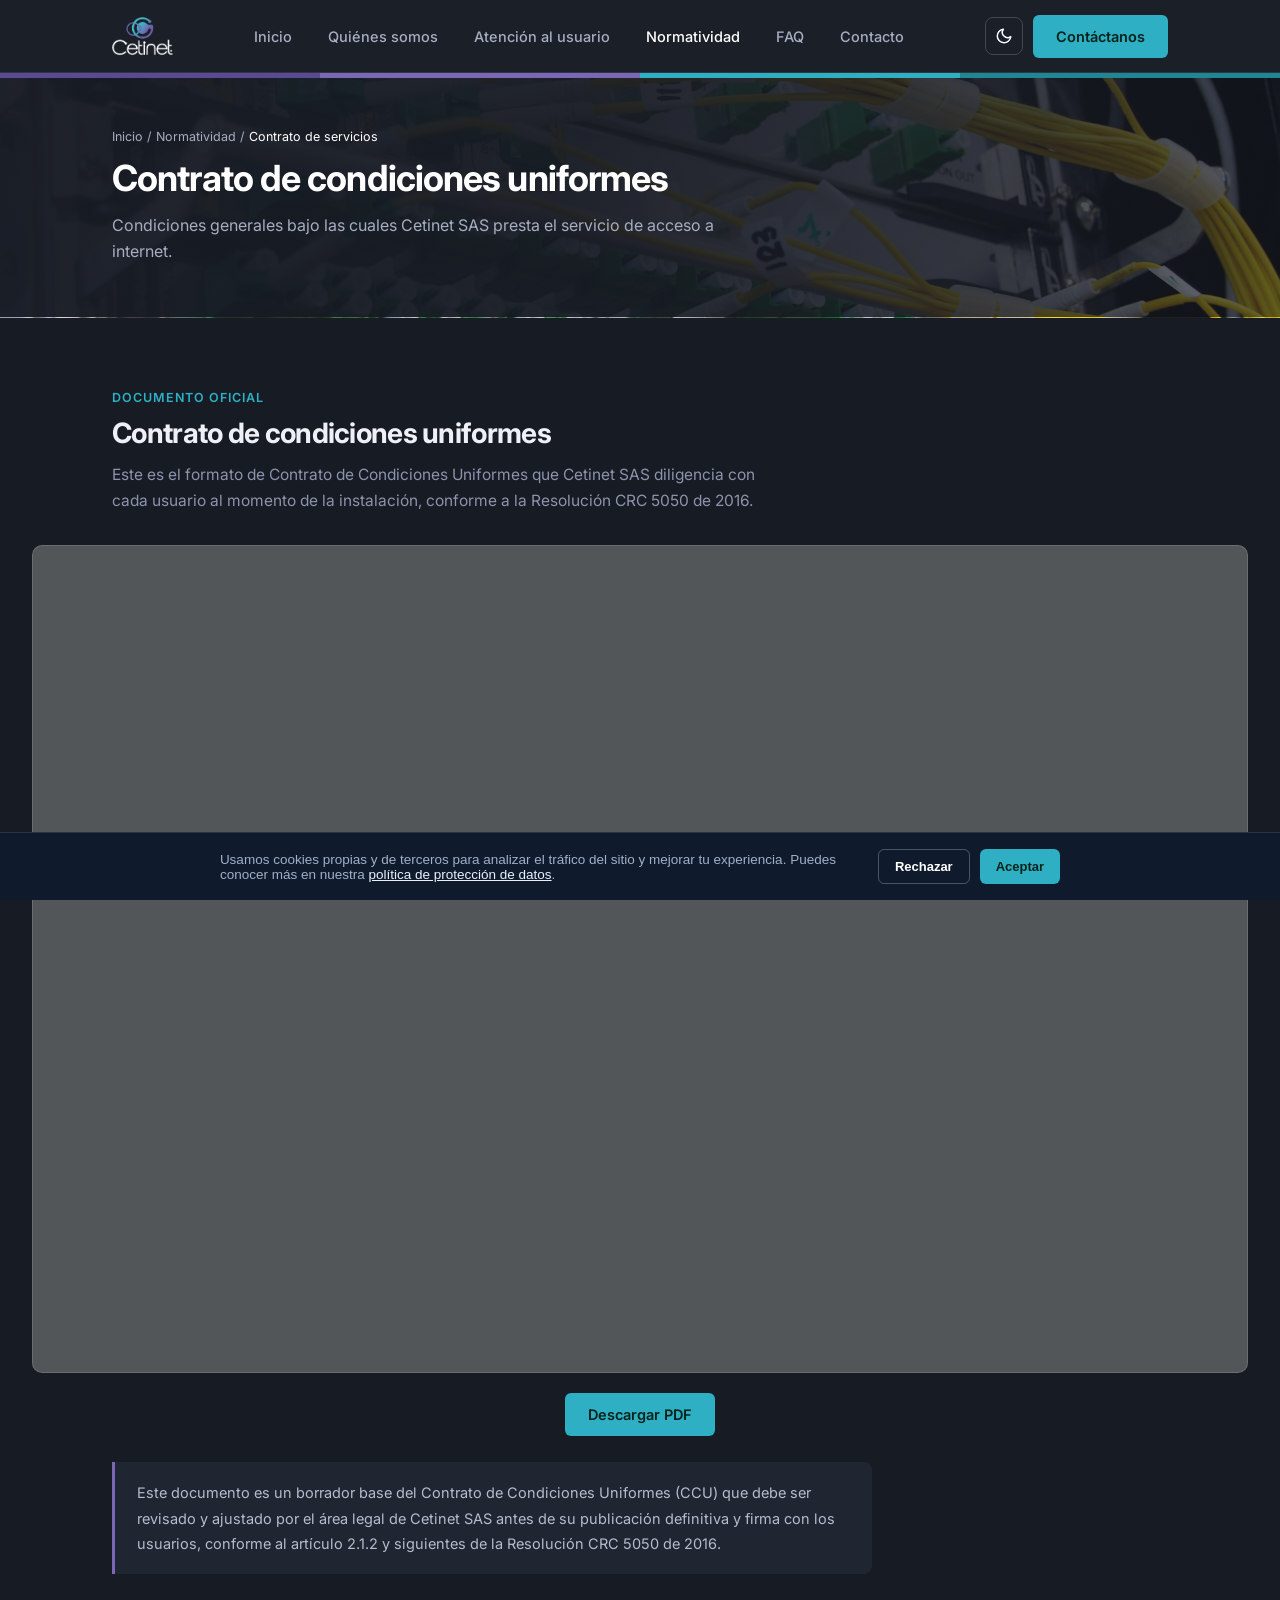
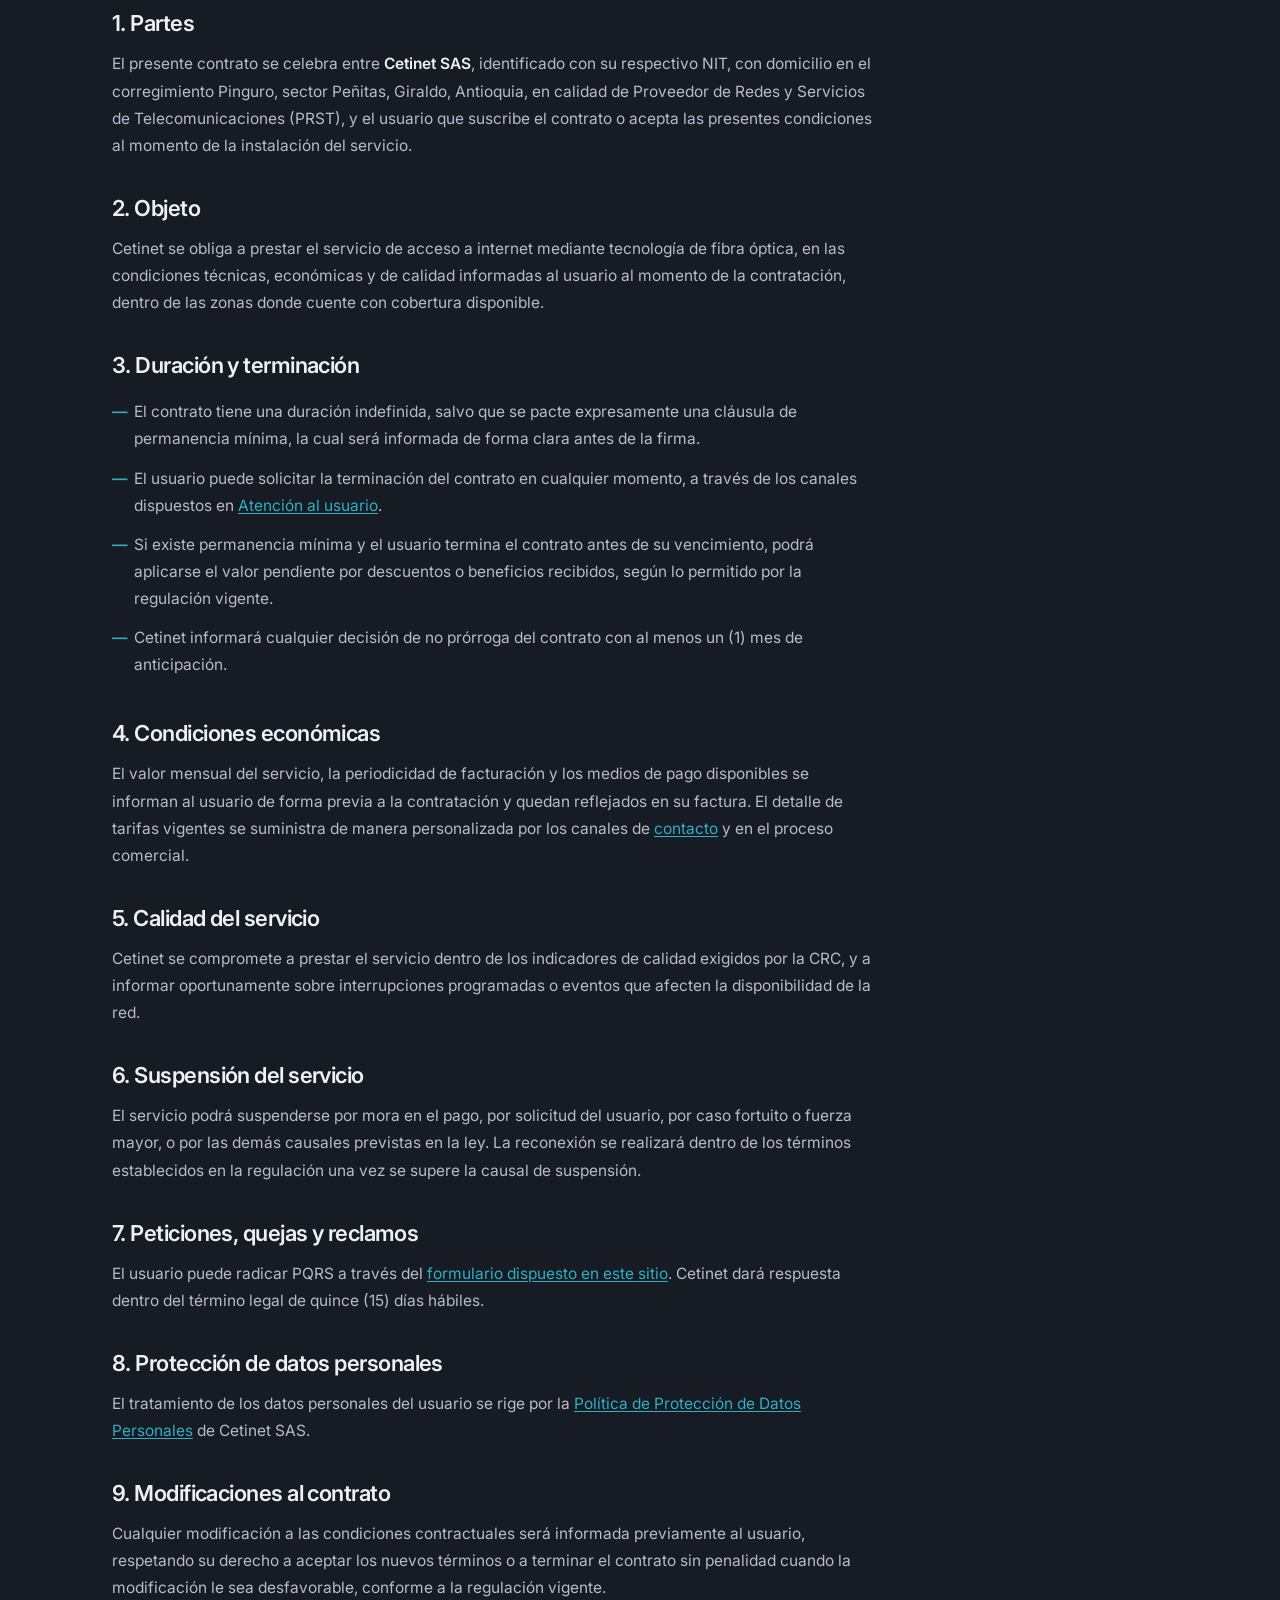
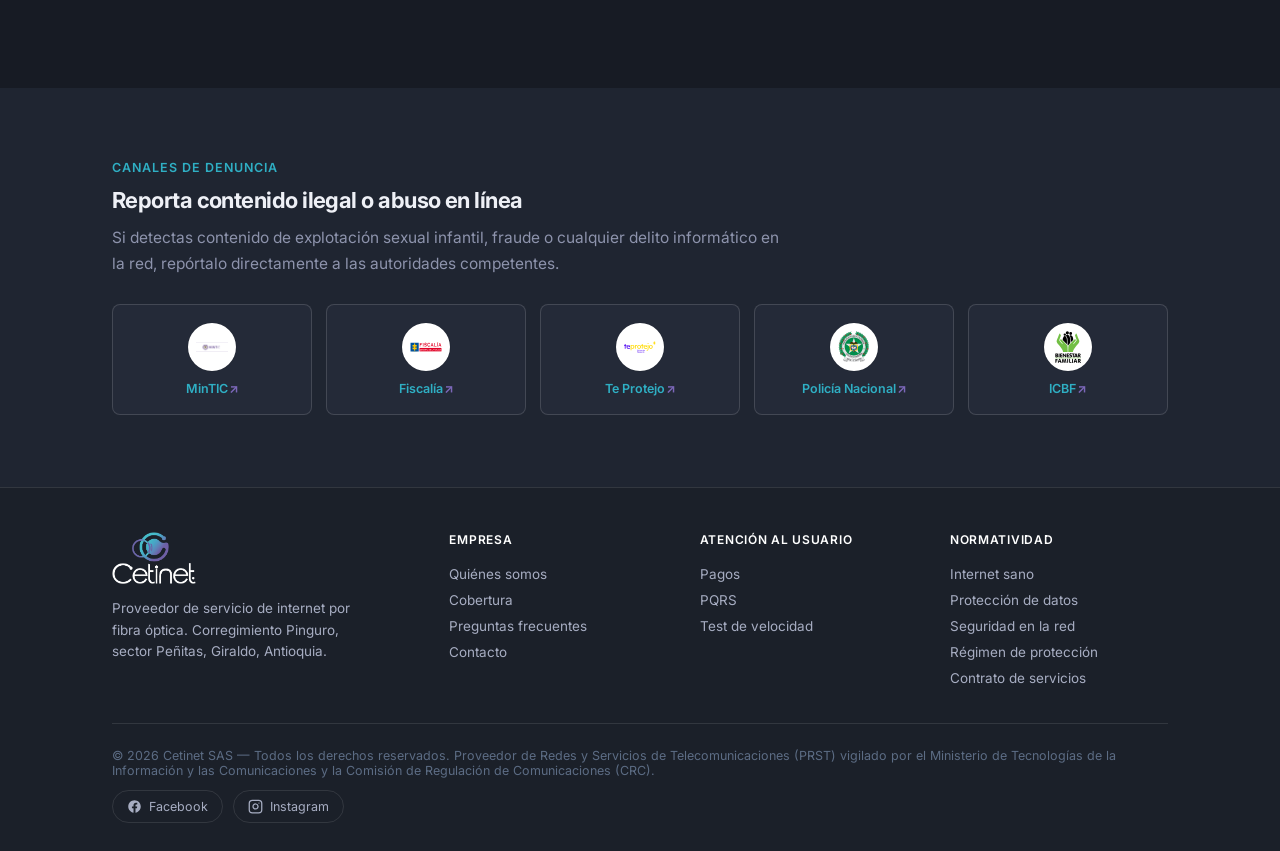
<file: normatividad/contrato-de-servicios.html>
<!DOCTYPE html>
<html lang="es">
<head>
<script>(function(){try{var t=localStorage.getItem("cetinet-theme");if(t==="light"){document.documentElement.setAttribute("data-theme","light");}}catch(e){}})();</script>
<meta charset="UTF-8">
<meta name="viewport" content="width=device-width, initial-scale=1.0">
<title>Contrato de condiciones uniformes — Cetinet SAS</title>
<meta name="description" content="Condiciones uniformes del servicio de internet de Cetinet SAS.">
<link rel="canonical" href="https://cetinetsas.com/normatividad/contrato-de-servicios.html">
<meta property="og:type" content="website">
<meta property="og:site_name" content="Cetinet SAS">
<meta property="og:locale" content="es_CO">
<meta property="og:title" content="Contrato de condiciones uniformes — Cetinet SAS">
<meta property="og:description" content="Condiciones uniformes del servicio de internet de Cetinet SAS.">
<meta property="og:url" content="https://cetinetsas.com/normatividad/contrato-de-servicios.html">
<meta property="og:image" content="https://cetinetsas.com/assets/img/og-image.png">
<meta name="twitter:card" content="summary_large_image">
<meta name="twitter:image" content="https://cetinetsas.com/assets/img/og-image.png">
<meta name="twitter:title" content="Contrato de condiciones uniformes — Cetinet SAS">
<meta name="twitter:description" content="Condiciones uniformes del servicio de internet de Cetinet SAS.">
<link rel="icon" href="../assets/img/favicon.ico" sizes="any">
<link rel="icon" type="image/png" sizes="32x32" href="../assets/img/favicon-32.png">
<link rel="icon" type="image/png" sizes="16x16" href="../assets/img/favicon-16.png">
<link rel="apple-touch-icon" href="../assets/img/apple-touch-icon.png">
<link rel="preconnect" href="https://fonts.googleapis.com">
<link rel="preconnect" href="https://fonts.gstatic.com" crossorigin>
<link href="https://fonts.googleapis.com/css2?family=Inter:wght@400;500;600;700;800&family=IBM+Plex+Mono:wght@400;500&display=swap" rel="stylesheet">
<link rel="stylesheet" href="../assets/css/style.css">

<script type="application/ld+json">
{
  "@context": "https://schema.org",
  "@type": "LocalBusiness",
  "name": "Cetinet SAS",
  "url": "https://cetinetsas.com/normatividad/contrato-de-servicios.html",
  "image": "https://cetinetsas.com/assets/img/og-image.png",
  "telephone": "+573183908297",
  "email": "contacto@cetinetsas.com",
  "priceRange": "$$",
  "address": {
    "@type": "PostalAddress",
    "streetAddress": "Corregimiento Pinguro, sector Peñitas",
    "addressLocality": "Giraldo",
    "addressRegion": "Antioquia",
    "addressCountry": "CO"
  },
  "areaServed": {
    "@type": "City",
    "name": "Giraldo, Antioquia"
  },
  "sameAs": [
    "https://www.facebook.com/people/Cetinet-SAS/100063927219916/",
    "https://www.instagram.com/cetinetsas/"
  ]
}
</script>
</head>
<body>
<a href="#contenido" class="skip-link">Saltar al contenido</a>
<header class="nav">
  <div class="nav-inner">
    <a href="../" class="logo"><img src="../assets/img/logo-lockup.png" alt="Cetinet" class="logo-img"></a>
    <nav class="nav-links">
      <div class="nav-item"><a href="../">Inicio</a></div>
      <div class="nav-item"><a href="../quienes-somos.html">Quiénes somos</a></div>
      <div class="nav-item">
        <a href="../atencion/">Atención al usuario</a>
        <div class="dropdown">
          <a href="https://checkout.wompi.co/method" target="_blank" rel="noopener">Pagos</a>
          <a href="../atencion/#pqrs">Formulario PQRS</a>
          <a href="https://www.speedtest.net/es" target="_blank" rel="noopener">Test de velocidad</a>
          <a href="../cobertura/">Mapa de cobertura</a>
        </div>
      </div>
      <div class="nav-item current">
        <a href="../normatividad/">Normatividad</a>
        <div class="dropdown">
          <a href="../normatividad/internet-sano.html">Internet sano</a>
          <a href="../normatividad/proteccion-datos.html">Protección de datos</a>
          <a href="../normatividad/seguridad-en-la-red.html">Seguridad en la red</a>
          <a href="../normatividad/regimen-de-proteccion.html">Régimen de protección</a>
          <a href="../normatividad/contrato-de-servicios.html">Contrato de servicios</a>
        </div>
      </div>
      <div class="nav-item"><a href="../preguntas-frecuentes.html">FAQ</a></div>
      <div class="nav-item"><a href="../contacto.html">Contacto</a></div>
    </nav>
    <div class="nav-right">
      <button id="theme-toggle-btn" class="theme-toggle" aria-label="Cambiar modo claro/oscuro" type="button">
        <svg class="icon-moon" viewBox="0 0 24 24" fill="none" stroke="currentColor" stroke-width="2" stroke-linecap="round" stroke-linejoin="round"><path d="M21 12.79A9 9 0 1 1 11.21 3 7 7 0 0 0 21 12.79z"/></svg>
        <svg class="icon-sun" viewBox="0 0 24 24" fill="none" stroke="currentColor" stroke-width="2" stroke-linecap="round" stroke-linejoin="round"><circle cx="12" cy="12" r="4"/><path d="M12 2v2M12 20v2M4.93 4.93l1.41 1.41M17.66 17.66l1.41 1.41M2 12h2M20 12h2M6.34 17.66l-1.41 1.41M19.07 4.93l-1.41 1.41"/></svg>
      </button>
      <a href="../contacto.html" class="btn btn-primary">Contáctanos</a>
    </div>
  </div>
</header>

<section class="page-hero" id="contenido" style="background-image:url('../assets/img/hero/slide-4.jpg')">
  <div class="fiber-strip"><span style="background:#5A4A94"></span><span style="background:#7B67B8"></span><span style="background:#2FAFC4"></span><span style="background:#1F8695"></span></div>
  <div class="wrap">
    <div class="breadcrumb"><a href="../">Inicio</a> / <a href="../normatividad/">Normatividad</a> / <span style="color:#fff;">Contrato de servicios</span></div>
    <h1>Contrato de condiciones uniformes</h1>
    <p class="lead">Condiciones generales bajo las cuales Cetinet SAS presta el servicio de acceso a internet.</p>
  </div>
</section>


<section class="page-section">
  <div class="wrap">
    <div class="section-head" style="margin-bottom:32px;">
      <div class="kicker">Documento oficial</div>
      <h2>Contrato de condiciones uniformes</h2>
      <p>Este es el formato de Contrato de Condiciones Uniformes que Cetinet SAS diligencia con cada usuario al momento de la instalación, conforme a la Resolución CRC 5050 de 2016.</p>
    </div>
  </div>

  <div class="wrap-wide">
    <div class="pdf-frame-wrap">
      <iframe src="../assets/img/contrato-de-condiciones-uniformes.pdf" title="Contrato de condiciones uniformes - Cetinet SAS">
        <div class="pdf-fallback">
          <p>Tu navegador no puede mostrar el PDF directamente.</p>
          <a href="../assets/img/contrato-de-condiciones-uniformes.pdf">Haz clic aquí para abrirlo o descargarlo</a>
        </div>
      </iframe>
    </div>
    <div class="pdf-download-row">
      <a href="../assets/img/contrato-de-condiciones-uniformes.pdf" download class="btn btn-primary">Descargar PDF</a>
    </div>
  </div>

  <div class="wrap prose">
    <div class="note-box" style="margin-top:26px;">
      <p>Este documento es un borrador base del Contrato de Condiciones Uniformes (CCU) que debe ser revisado y ajustado por el área legal de Cetinet SAS antes de su publicación definitiva y firma con los usuarios, conforme al artículo 2.1.2 y siguientes de la Resolución CRC 5050 de 2016.</p>
    </div>

    <h2>1. Partes</h2>
    <p>El presente contrato se celebra entre <strong>Cetinet SAS</strong>, identificado con su respectivo NIT, con domicilio en el corregimiento Pinguro, sector Peñitas, Giraldo, Antioquia, en calidad de Proveedor de Redes y Servicios de Telecomunicaciones (PRST), y el usuario que suscribe el contrato o acepta las presentes condiciones al momento de la instalación del servicio.</p>

    <h2>2. Objeto</h2>
    <p>Cetinet se obliga a prestar el servicio de acceso a internet mediante tecnología de fibra óptica, en las condiciones técnicas, económicas y de calidad informadas al usuario al momento de la contratación, dentro de las zonas donde cuente con cobertura disponible.</p>

    <h2>3. Duración y terminación</h2>
    <ul>
      <li>El contrato tiene una duración indefinida, salvo que se pacte expresamente una cláusula de permanencia mínima, la cual será informada de forma clara antes de la firma.</li>
      <li>El usuario puede solicitar la terminación del contrato en cualquier momento, a través de los canales dispuestos en <a class="inline-link" href="../atencion/">Atención al usuario</a>.</li>
      <li>Si existe permanencia mínima y el usuario termina el contrato antes de su vencimiento, podrá aplicarse el valor pendiente por descuentos o beneficios recibidos, según lo permitido por la regulación vigente.</li>
      <li>Cetinet informará cualquier decisión de no prórroga del contrato con al menos un (1) mes de anticipación.</li>
    </ul>

    <h2>4. Condiciones económicas</h2>
    <p>El valor mensual del servicio, la periodicidad de facturación y los medios de pago disponibles se informan al usuario de forma previa a la contratación y quedan reflejados en su factura. El detalle de tarifas vigentes se suministra de manera personalizada por los canales de <a class="inline-link" href="../contacto.html">contacto</a> y en el proceso comercial.</p>

    <h2>5. Calidad del servicio</h2>
    <p>Cetinet se compromete a prestar el servicio dentro de los indicadores de calidad exigidos por la CRC, y a informar oportunamente sobre interrupciones programadas o eventos que afecten la disponibilidad de la red.</p>

    <h2>6. Suspensión del servicio</h2>
    <p>El servicio podrá suspenderse por mora en el pago, por solicitud del usuario, por caso fortuito o fuerza mayor, o por las demás causales previstas en la ley. La reconexión se realizará dentro de los términos establecidos en la regulación una vez se supere la causal de suspensión.</p>

    <h2>7. Peticiones, quejas y reclamos</h2>
    <p>El usuario puede radicar PQRS a través del <a class="inline-link" href="../atencion/#pqrs">formulario dispuesto en este sitio</a>. Cetinet dará respuesta dentro del término legal de quince (15) días hábiles.</p>

    <h2>8. Protección de datos personales</h2>
    <p>El tratamiento de los datos personales del usuario se rige por la <a class="inline-link" href="../normatividad/proteccion-datos.html">Política de Protección de Datos Personales</a> de Cetinet SAS.</p>

    <h2>9. Modificaciones al contrato</h2>
    <p>Cualquier modificación a las condiciones contractuales será informada previamente al usuario, respetando su derecho a aceptar los nuevos términos o a terminar el contrato sin penalidad cuando la modificación le sea desfavorable, conforme a la regulación vigente.</p>
  </div>
</section>
<section class="official-strip page-section">
  <div class="wrap">
    <div class="section-head" style="margin-bottom:28px;">
      <div class="kicker">Canales de denuncia</div>
      <h2 style="font-size:22px;">Reporta contenido ilegal o abuso en línea</h2>
      <p>Si detectas contenido de explotación sexual infantil, fraude o cualquier delito informático en la red, repórtalo directamente a las autoridades competentes.</p>
    </div>
    <div class="official-grid">
      <a class="official-item" href="https://www.mintic.gov.co/portal/inicio/" target="_blank" rel="noopener"><span class="logo-badge"><img src="../assets/img/logos/mintic.png" alt="MinTIC" loading="lazy" width="120" height="36"></span><span class="official-label">MinTIC <span class="ext-arrow">↗</span></span></a>
<a class="official-item" href="https://www.fiscalia.gov.co/colombia/" target="_blank" rel="noopener"><span class="logo-badge"><img src="../assets/img/logos/fiscalia.svg" alt="Fiscalía General de la Nación" loading="lazy" width="48" height="14"></span><span class="official-label">Fiscalía <span class="ext-arrow">↗</span></span></a>
<a class="official-item" href="https://teprotejo.org/" target="_blank" rel="noopener"><span class="logo-badge"><img src="../assets/img/logos/teprotejo.svg" alt="Te Protejo" loading="lazy" width="48" height="48"></span><span class="official-label">Te Protejo <span class="ext-arrow">↗</span></span></a>
<a class="official-item" href="https://www.policia.gov.co/" target="_blank" rel="noopener"><span class="logo-badge"><img src="../assets/img/logos/policia.svg" alt="Policía Nacional de Colombia" loading="lazy" width="48" height="48"></span><span class="official-label">Policía Nacional <span class="ext-arrow">↗</span></span></a>
<a class="official-item" href="https://www.icbf.gov.co/" target="_blank" rel="noopener"><span class="logo-badge"><img src="../assets/img/logos/icbf.svg" alt="ICBF" loading="lazy" width="40" height="48"></span><span class="official-label">ICBF <span class="ext-arrow">↗</span></span></a>
    </div>
  </div>
</section>

<footer>
  <div class="wrap">
    <div class="footer-grid">
      <div class="footer-col">
        <div class="footer-logo"><img src="../assets/img/logo-lockup.png" alt="Cetinet" class="logo-img footer-logo-img"></div>
        <p>Proveedor de servicio de internet por fibra óptica. Corregimiento Pinguro, sector Peñitas, Giraldo, Antioquia.</p>
      </div>
      <div class="footer-col">
        <h4>Empresa</h4>
        <a href="../quienes-somos.html">Quiénes somos</a>
        <a href="../cobertura/">Cobertura</a>
        <a href="../preguntas-frecuentes.html">Preguntas frecuentes</a>
        <a href="../contacto.html">Contacto</a>
      </div>
      <div class="footer-col">
        <h4>Atención al usuario</h4>
        <a href="https://checkout.wompi.co/method" target="_blank" rel="noopener">Pagos</a>
        <a href="../atencion/#pqrs">PQRS</a>
        <a href="https://www.speedtest.net/es" target="_blank" rel="noopener">Test de velocidad</a>
      </div>
      <div class="footer-col">
        <h4>Normatividad</h4>
        <a href="../normatividad/internet-sano.html">Internet sano</a>
        <a href="../normatividad/proteccion-datos.html">Protección de datos</a>
        <a href="../normatividad/seguridad-en-la-red.html">Seguridad en la red</a>
        <a href="../normatividad/regimen-de-proteccion.html">Régimen de protección</a>
        <a href="../normatividad/contrato-de-servicios.html">Contrato de servicios</a>
      </div>
    </div>
    <div class="footer-bottom">
      <p class="foot-legal">© 2026 Cetinet SAS — Todos los derechos reservados. Proveedor de Redes y Servicios de Telecomunicaciones (PRST) vigilado por el Ministerio de Tecnologías de la Información y las Comunicaciones y la Comisión de Regulación de Comunicaciones (CRC).</p>
      <div class="footer-social">
        <a href="https://www.facebook.com/people/Cetinet-SAS/100063927219916/" target="_blank" rel="noopener"><svg viewBox="0 0 24 24" fill="currentColor" aria-hidden="true"><path d="M22 12.06C22 6.51 17.52 2 12 2S2 6.51 2 12.06c0 5 3.66 9.15 8.44 9.94v-7.03H7.9v-2.91h2.54V9.85c0-2.51 1.49-3.89 3.77-3.89 1.09 0 2.24.2 2.24.2v2.46h-1.26c-1.24 0-1.63.77-1.63 1.56v1.88h2.78l-.44 2.91h-2.34V22c4.78-.79 8.44-4.94 8.44-9.94Z"/></svg><span>Facebook</span></a>
        <a href="https://www.instagram.com/cetinetsas/" target="_blank" rel="noopener"><svg viewBox="0 0 24 24" fill="none" stroke="currentColor" stroke-width="2" stroke-linecap="round" stroke-linejoin="round" aria-hidden="true"><rect x="2" y="2" width="20" height="20" rx="5" ry="5"/><path d="M16 11.37A4 4 0 1 1 12.63 8 4 4 0 0 1 16 11.37z"/><line x1="17.5" y1="6.5" x2="17.51" y2="6.5"/></svg><span>Instagram</span></a>
      </div>
    </div>
  </div>
</footer>

<div id="cookie-banner" style="position:fixed; left:0; right:0; bottom:0; z-index:100; background:#0F1B2C; color:#EAF0FB; border-top:1px solid rgba(255,255,255,0.1); padding:16px 20px; display:none; align-items:center; justify-content:center; gap:18px; flex-wrap:wrap; font-family:'IBM Plex Sans',sans-serif;">
  <p style="margin:0; font-size:13.5px; max-width:640px; color:#9FB0C9;">Usamos cookies propias y de terceros para analizar el tráfico del sitio y mejorar tu experiencia. Puedes conocer más en nuestra <a href="../normatividad/proteccion-datos.html" style="color:#EAF0FB; text-decoration:underline;">política de protección de datos</a>.</p>
  <div style="display:flex; gap:10px; flex-shrink:0;">
    <button onclick="document.getElementById('cookie-banner').style.display='none'; localStorage.setItem('cetinet-cookies','rejected');" style="background:transparent; border:1px solid rgba(255,255,255,0.25); color:#fff; padding:9px 16px; border-radius:6px; font-size:13px; font-weight:600; cursor:pointer;">Rechazar</button>
    <button onclick="document.getElementById('cookie-banner').style.display='none'; localStorage.setItem('cetinet-cookies','accepted');" style="background:#2FAFC4; border:none; color:#06231A; padding:9px 16px; border-radius:6px; font-size:13px; font-weight:600; cursor:pointer;">Aceptar</button>
  </div>
</div>
<script>
  if(!localStorage.getItem('cetinet-cookies')){
    document.getElementById('cookie-banner').style.display='flex';
  }
</script>

<script src="../assets/js/site.js" defer></script>
</body>
</html>
</file>
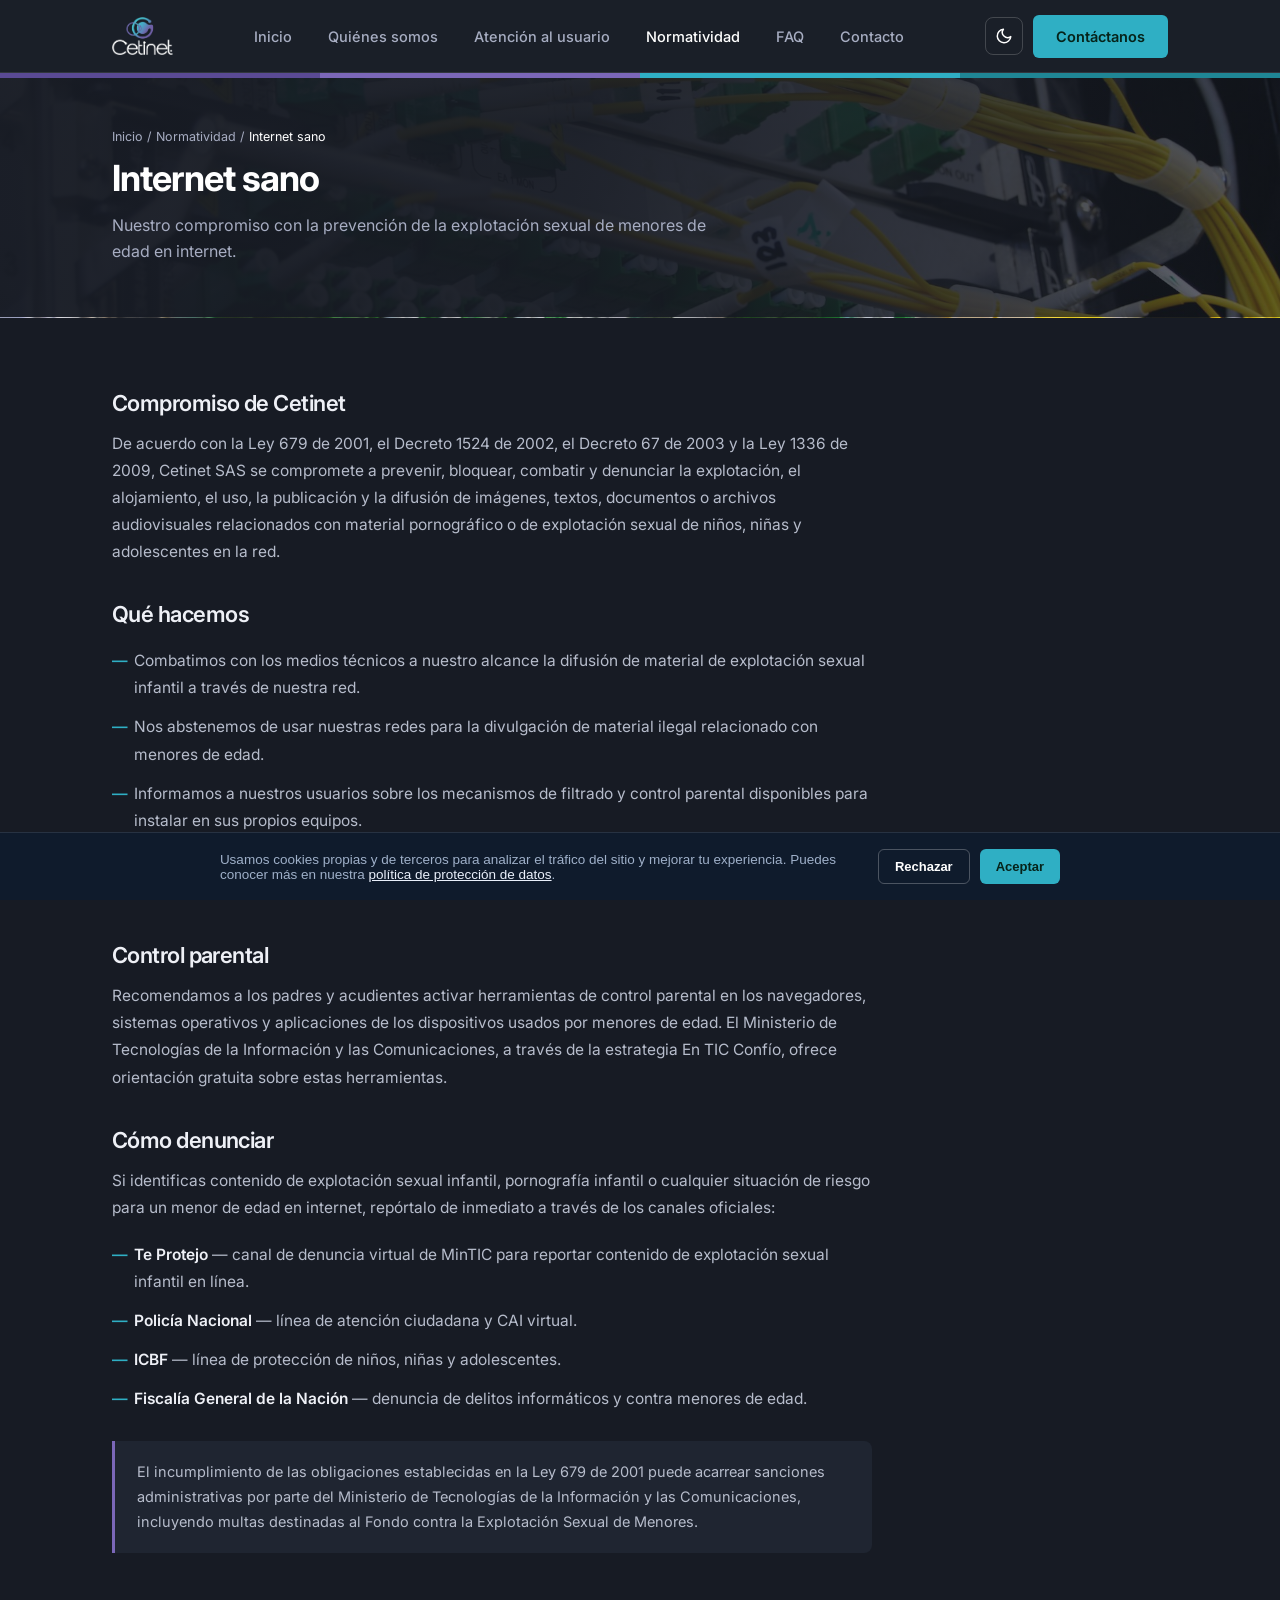
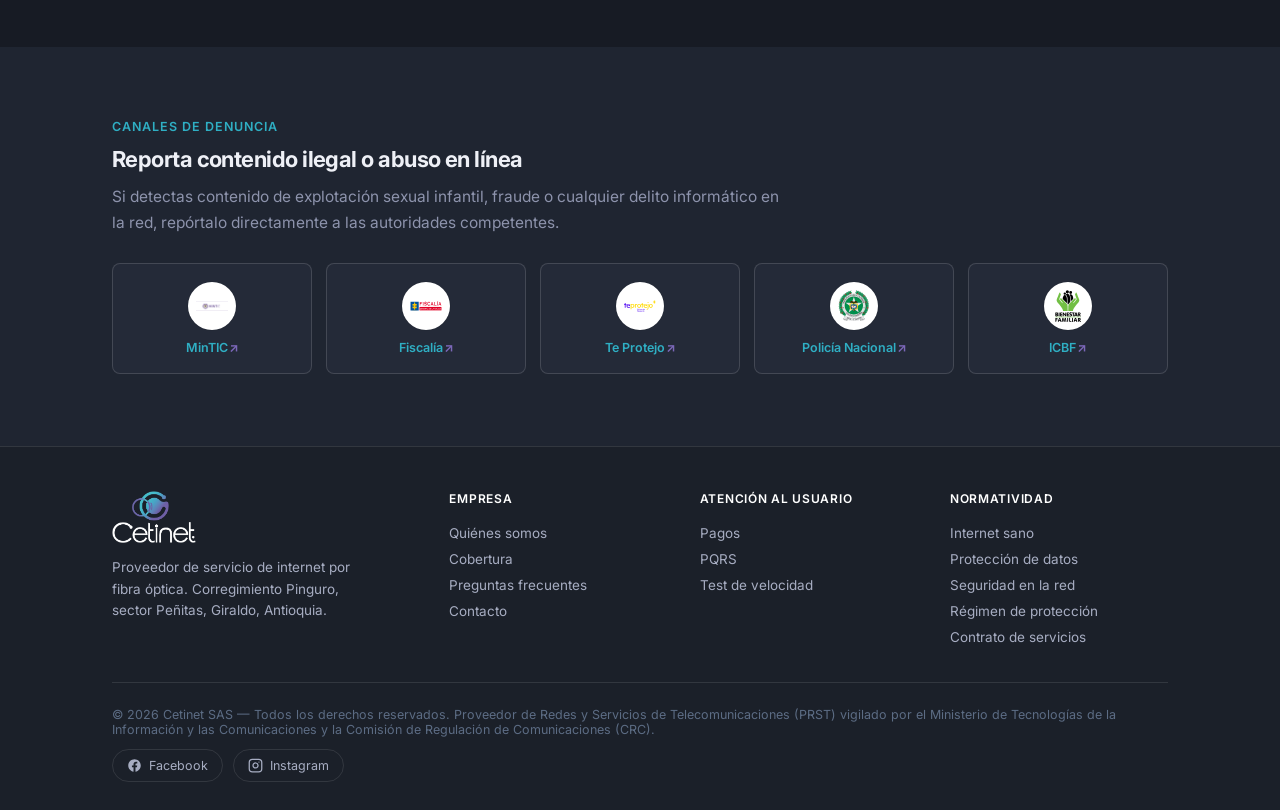
<file: normatividad/internet-sano.html>
<!DOCTYPE html>
<html lang="es">
<head>
<script>(function(){try{var t=localStorage.getItem("cetinet-theme");if(t==="light"){document.documentElement.setAttribute("data-theme","light");}}catch(e){}})();</script>
<meta charset="UTF-8">
<meta name="viewport" content="width=device-width, initial-scale=1.0">
<title>Internet sano — Cetinet SAS</title>
<meta name="description" content="Compromiso de Cetinet SAS con la prevención de la explotación sexual de menores en internet, conforme a la Ley 679 de 2001.">
<link rel="canonical" href="https://cetinetsas.com/normatividad/internet-sano.html">
<meta property="og:type" content="website">
<meta property="og:site_name" content="Cetinet SAS">
<meta property="og:locale" content="es_CO">
<meta property="og:title" content="Internet sano — Cetinet SAS">
<meta property="og:description" content="Compromiso de Cetinet SAS con la prevención de la explotación sexual de menores en internet, conforme a la Ley 679 de 2001.">
<meta property="og:url" content="https://cetinetsas.com/normatividad/internet-sano.html">
<meta property="og:image" content="https://cetinetsas.com/assets/img/og-image.png">
<meta name="twitter:card" content="summary_large_image">
<meta name="twitter:image" content="https://cetinetsas.com/assets/img/og-image.png">
<meta name="twitter:title" content="Internet sano — Cetinet SAS">
<meta name="twitter:description" content="Compromiso de Cetinet SAS con la prevención de la explotación sexual de menores en internet, conforme a la Ley 679 de 2001.">
<link rel="icon" href="../assets/img/favicon.ico" sizes="any">
<link rel="icon" type="image/png" sizes="32x32" href="../assets/img/favicon-32.png">
<link rel="icon" type="image/png" sizes="16x16" href="../assets/img/favicon-16.png">
<link rel="apple-touch-icon" href="../assets/img/apple-touch-icon.png">
<link rel="preconnect" href="https://fonts.googleapis.com">
<link rel="preconnect" href="https://fonts.gstatic.com" crossorigin>
<link href="https://fonts.googleapis.com/css2?family=Inter:wght@400;500;600;700;800&family=IBM+Plex+Mono:wght@400;500&display=swap" rel="stylesheet">
<link rel="stylesheet" href="../assets/css/style.css">

<script type="application/ld+json">
{
  "@context": "https://schema.org",
  "@type": "LocalBusiness",
  "name": "Cetinet SAS",
  "url": "https://cetinetsas.com/normatividad/internet-sano.html",
  "image": "https://cetinetsas.com/assets/img/og-image.png",
  "telephone": "+573183908297",
  "email": "contacto@cetinetsas.com",
  "priceRange": "$$",
  "address": {
    "@type": "PostalAddress",
    "streetAddress": "Corregimiento Pinguro, sector Peñitas",
    "addressLocality": "Giraldo",
    "addressRegion": "Antioquia",
    "addressCountry": "CO"
  },
  "areaServed": {
    "@type": "City",
    "name": "Giraldo, Antioquia"
  },
  "sameAs": [
    "https://www.facebook.com/people/Cetinet-SAS/100063927219916/",
    "https://www.instagram.com/cetinetsas/"
  ]
}
</script>
</head>
<body>
<a href="#contenido" class="skip-link">Saltar al contenido</a>
<header class="nav">
  <div class="nav-inner">
    <a href="../" class="logo"><img src="../assets/img/logo-lockup.png" alt="Cetinet" class="logo-img"></a>
    <nav class="nav-links">
      <div class="nav-item"><a href="../">Inicio</a></div>
      <div class="nav-item"><a href="../quienes-somos.html">Quiénes somos</a></div>
      <div class="nav-item">
        <a href="../atencion/">Atención al usuario</a>
        <div class="dropdown">
          <a href="https://checkout.wompi.co/method" target="_blank" rel="noopener">Pagos</a>
          <a href="../atencion/#pqrs">Formulario PQRS</a>
          <a href="https://www.speedtest.net/es" target="_blank" rel="noopener">Test de velocidad</a>
          <a href="../cobertura/">Mapa de cobertura</a>
        </div>
      </div>
      <div class="nav-item current">
        <a href="../normatividad/">Normatividad</a>
        <div class="dropdown">
          <a href="../normatividad/internet-sano.html">Internet sano</a>
          <a href="../normatividad/proteccion-datos.html">Protección de datos</a>
          <a href="../normatividad/seguridad-en-la-red.html">Seguridad en la red</a>
          <a href="../normatividad/regimen-de-proteccion.html">Régimen de protección</a>
          <a href="../normatividad/contrato-de-servicios.html">Contrato de servicios</a>
        </div>
      </div>
      <div class="nav-item"><a href="../preguntas-frecuentes.html">FAQ</a></div>
      <div class="nav-item"><a href="../contacto.html">Contacto</a></div>
    </nav>
    <div class="nav-right">
      <button id="theme-toggle-btn" class="theme-toggle" aria-label="Cambiar modo claro/oscuro" type="button">
        <svg class="icon-moon" viewBox="0 0 24 24" fill="none" stroke="currentColor" stroke-width="2" stroke-linecap="round" stroke-linejoin="round"><path d="M21 12.79A9 9 0 1 1 11.21 3 7 7 0 0 0 21 12.79z"/></svg>
        <svg class="icon-sun" viewBox="0 0 24 24" fill="none" stroke="currentColor" stroke-width="2" stroke-linecap="round" stroke-linejoin="round"><circle cx="12" cy="12" r="4"/><path d="M12 2v2M12 20v2M4.93 4.93l1.41 1.41M17.66 17.66l1.41 1.41M2 12h2M20 12h2M6.34 17.66l-1.41 1.41M19.07 4.93l-1.41 1.41"/></svg>
      </button>
      <a href="../contacto.html" class="btn btn-primary">Contáctanos</a>
    </div>
  </div>
</header>

<section class="page-hero" id="contenido" style="background-image:url('../assets/img/hero/slide-4.jpg')">
  <div class="fiber-strip"><span style="background:#5A4A94"></span><span style="background:#7B67B8"></span><span style="background:#2FAFC4"></span><span style="background:#1F8695"></span></div>
  <div class="wrap">
    <div class="breadcrumb"><a href="../">Inicio</a> / <a href="../normatividad/">Normatividad</a> / <span style="color:#fff;">Internet sano</span></div>
    <h1>Internet sano</h1>
    <p class="lead">Nuestro compromiso con la prevención de la explotación sexual de menores de edad en internet.</p>
  </div>
</section>


<section class="page-section">
  <div class="wrap prose">
    <h2>Compromiso de Cetinet</h2>
    <p>De acuerdo con la Ley 679 de 2001, el Decreto 1524 de 2002, el Decreto 67 de 2003 y la Ley 1336 de 2009, Cetinet SAS se compromete a prevenir, bloquear, combatir y denunciar la explotación, el alojamiento, el uso, la publicación y la difusión de imágenes, textos, documentos o archivos audiovisuales relacionados con material pornográfico o de explotación sexual de niños, niñas y adolescentes en la red.</p>

    <h2>Qué hacemos</h2>
    <ul>
      <li>Combatimos con los medios técnicos a nuestro alcance la difusión de material de explotación sexual infantil a través de nuestra red.</li>
      <li>Nos abstenemos de usar nuestras redes para la divulgación de material ilegal relacionado con menores de edad.</li>
      <li>Informamos a nuestros usuarios sobre los mecanismos de filtrado y control parental disponibles para instalar en sus propios equipos.</li>
      <li>Colaboramos con las autoridades competentes ante cualquier reporte o requerimiento relacionado con este tipo de contenido.</li>
    </ul>

    <h2>Control parental</h2>
    <p>Recomendamos a los padres y acudientes activar herramientas de control parental en los navegadores, sistemas operativos y aplicaciones de los dispositivos usados por menores de edad. El Ministerio de Tecnologías de la Información y las Comunicaciones, a través de la estrategia En TIC Confío, ofrece orientación gratuita sobre estas herramientas.</p>

    <h2>Cómo denunciar</h2>
    <p>Si identificas contenido de explotación sexual infantil, pornografía infantil o cualquier situación de riesgo para un menor de edad en internet, repórtalo de inmediato a través de los canales oficiales:</p>
    <ul>
      <li><strong>Te Protejo</strong> — canal de denuncia virtual de MinTIC para reportar contenido de explotación sexual infantil en línea.</li>
      <li><strong>Policía Nacional</strong> — línea de atención ciudadana y CAI virtual.</li>
      <li><strong>ICBF</strong> — línea de protección de niños, niñas y adolescentes.</li>
      <li><strong>Fiscalía General de la Nación</strong> — denuncia de delitos informáticos y contra menores de edad.</li>
    </ul>

    <div class="note-box">
      <p>El incumplimiento de las obligaciones establecidas en la Ley 679 de 2001 puede acarrear sanciones administrativas por parte del Ministerio de Tecnologías de la Información y las Comunicaciones, incluyendo multas destinadas al Fondo contra la Explotación Sexual de Menores.</p>
    </div>
  </div>
</section>
<section class="official-strip page-section">
  <div class="wrap">
    <div class="section-head" style="margin-bottom:28px;">
      <div class="kicker">Canales de denuncia</div>
      <h2 style="font-size:22px;">Reporta contenido ilegal o abuso en línea</h2>
      <p>Si detectas contenido de explotación sexual infantil, fraude o cualquier delito informático en la red, repórtalo directamente a las autoridades competentes.</p>
    </div>
    <div class="official-grid">
      <a class="official-item" href="https://www.mintic.gov.co/portal/inicio/" target="_blank" rel="noopener"><span class="logo-badge"><img src="../assets/img/logos/mintic.png" alt="MinTIC" loading="lazy" width="120" height="36"></span><span class="official-label">MinTIC <span class="ext-arrow">↗</span></span></a>
<a class="official-item" href="https://www.fiscalia.gov.co/colombia/" target="_blank" rel="noopener"><span class="logo-badge"><img src="../assets/img/logos/fiscalia.svg" alt="Fiscalía General de la Nación" loading="lazy" width="48" height="14"></span><span class="official-label">Fiscalía <span class="ext-arrow">↗</span></span></a>
<a class="official-item" href="https://teprotejo.org/" target="_blank" rel="noopener"><span class="logo-badge"><img src="../assets/img/logos/teprotejo.svg" alt="Te Protejo" loading="lazy" width="48" height="48"></span><span class="official-label">Te Protejo <span class="ext-arrow">↗</span></span></a>
<a class="official-item" href="https://www.policia.gov.co/" target="_blank" rel="noopener"><span class="logo-badge"><img src="../assets/img/logos/policia.svg" alt="Policía Nacional de Colombia" loading="lazy" width="48" height="48"></span><span class="official-label">Policía Nacional <span class="ext-arrow">↗</span></span></a>
<a class="official-item" href="https://www.icbf.gov.co/" target="_blank" rel="noopener"><span class="logo-badge"><img src="../assets/img/logos/icbf.svg" alt="ICBF" loading="lazy" width="40" height="48"></span><span class="official-label">ICBF <span class="ext-arrow">↗</span></span></a>
    </div>
  </div>
</section>

<footer>
  <div class="wrap">
    <div class="footer-grid">
      <div class="footer-col">
        <div class="footer-logo"><img src="../assets/img/logo-lockup.png" alt="Cetinet" class="logo-img footer-logo-img"></div>
        <p>Proveedor de servicio de internet por fibra óptica. Corregimiento Pinguro, sector Peñitas, Giraldo, Antioquia.</p>
      </div>
      <div class="footer-col">
        <h4>Empresa</h4>
        <a href="../quienes-somos.html">Quiénes somos</a>
        <a href="../cobertura/">Cobertura</a>
        <a href="../preguntas-frecuentes.html">Preguntas frecuentes</a>
        <a href="../contacto.html">Contacto</a>
      </div>
      <div class="footer-col">
        <h4>Atención al usuario</h4>
        <a href="https://checkout.wompi.co/method" target="_blank" rel="noopener">Pagos</a>
        <a href="../atencion/#pqrs">PQRS</a>
        <a href="https://www.speedtest.net/es" target="_blank" rel="noopener">Test de velocidad</a>
      </div>
      <div class="footer-col">
        <h4>Normatividad</h4>
        <a href="../normatividad/internet-sano.html">Internet sano</a>
        <a href="../normatividad/proteccion-datos.html">Protección de datos</a>
        <a href="../normatividad/seguridad-en-la-red.html">Seguridad en la red</a>
        <a href="../normatividad/regimen-de-proteccion.html">Régimen de protección</a>
        <a href="../normatividad/contrato-de-servicios.html">Contrato de servicios</a>
      </div>
    </div>
    <div class="footer-bottom">
      <p class="foot-legal">© 2026 Cetinet SAS — Todos los derechos reservados. Proveedor de Redes y Servicios de Telecomunicaciones (PRST) vigilado por el Ministerio de Tecnologías de la Información y las Comunicaciones y la Comisión de Regulación de Comunicaciones (CRC).</p>
      <div class="footer-social">
        <a href="https://www.facebook.com/people/Cetinet-SAS/100063927219916/" target="_blank" rel="noopener"><svg viewBox="0 0 24 24" fill="currentColor" aria-hidden="true"><path d="M22 12.06C22 6.51 17.52 2 12 2S2 6.51 2 12.06c0 5 3.66 9.15 8.44 9.94v-7.03H7.9v-2.91h2.54V9.85c0-2.51 1.49-3.89 3.77-3.89 1.09 0 2.24.2 2.24.2v2.46h-1.26c-1.24 0-1.63.77-1.63 1.56v1.88h2.78l-.44 2.91h-2.34V22c4.78-.79 8.44-4.94 8.44-9.94Z"/></svg><span>Facebook</span></a>
        <a href="https://www.instagram.com/cetinetsas/" target="_blank" rel="noopener"><svg viewBox="0 0 24 24" fill="none" stroke="currentColor" stroke-width="2" stroke-linecap="round" stroke-linejoin="round" aria-hidden="true"><rect x="2" y="2" width="20" height="20" rx="5" ry="5"/><path d="M16 11.37A4 4 0 1 1 12.63 8 4 4 0 0 1 16 11.37z"/><line x1="17.5" y1="6.5" x2="17.51" y2="6.5"/></svg><span>Instagram</span></a>
      </div>
    </div>
  </div>
</footer>

<div id="cookie-banner" style="position:fixed; left:0; right:0; bottom:0; z-index:100; background:#0F1B2C; color:#EAF0FB; border-top:1px solid rgba(255,255,255,0.1); padding:16px 20px; display:none; align-items:center; justify-content:center; gap:18px; flex-wrap:wrap; font-family:'IBM Plex Sans',sans-serif;">
  <p style="margin:0; font-size:13.5px; max-width:640px; color:#9FB0C9;">Usamos cookies propias y de terceros para analizar el tráfico del sitio y mejorar tu experiencia. Puedes conocer más en nuestra <a href="../normatividad/proteccion-datos.html" style="color:#EAF0FB; text-decoration:underline;">política de protección de datos</a>.</p>
  <div style="display:flex; gap:10px; flex-shrink:0;">
    <button onclick="document.getElementById('cookie-banner').style.display='none'; localStorage.setItem('cetinet-cookies','rejected');" style="background:transparent; border:1px solid rgba(255,255,255,0.25); color:#fff; padding:9px 16px; border-radius:6px; font-size:13px; font-weight:600; cursor:pointer;">Rechazar</button>
    <button onclick="document.getElementById('cookie-banner').style.display='none'; localStorage.setItem('cetinet-cookies','accepted');" style="background:#2FAFC4; border:none; color:#06231A; padding:9px 16px; border-radius:6px; font-size:13px; font-weight:600; cursor:pointer;">Aceptar</button>
  </div>
</div>
<script>
  if(!localStorage.getItem('cetinet-cookies')){
    document.getElementById('cookie-banner').style.display='flex';
  }
</script>

<script src="../assets/js/site.js" defer></script>
</body>
</html>
</file>
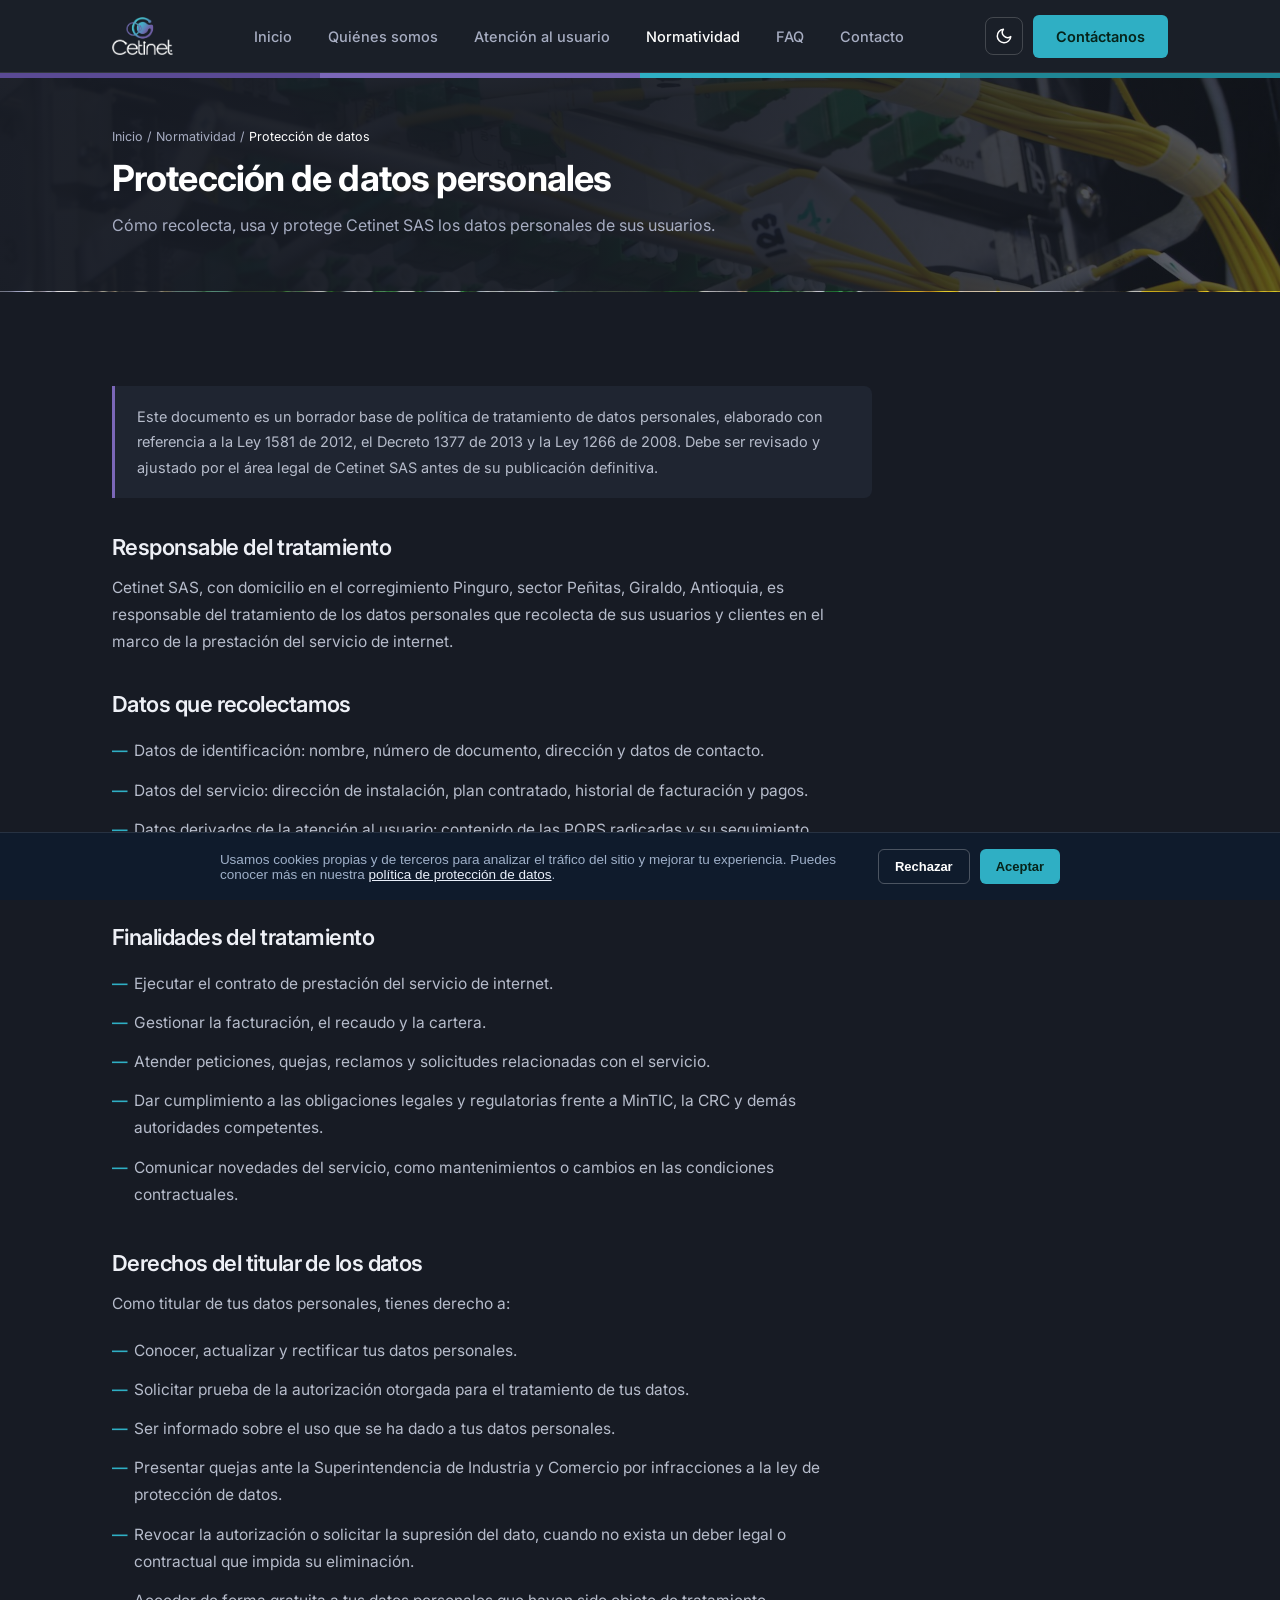
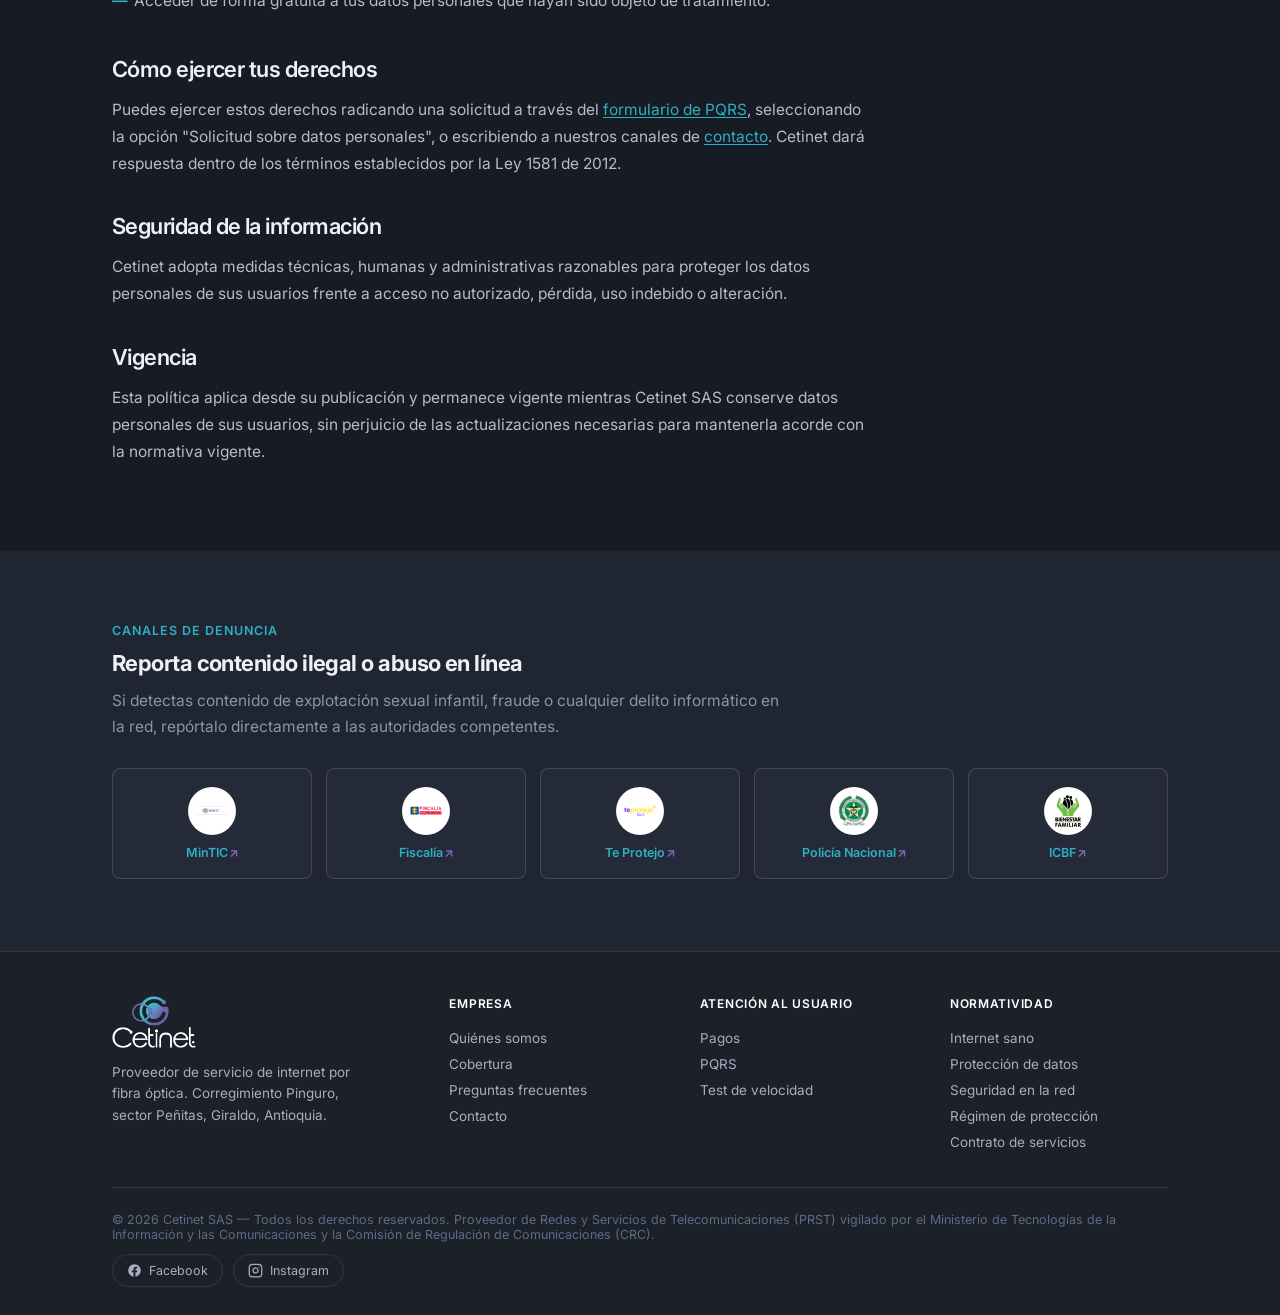
<file: normatividad/proteccion-datos.html>
<!DOCTYPE html>
<html lang="es">
<head>
<script>(function(){try{var t=localStorage.getItem("cetinet-theme");if(t==="light"){document.documentElement.setAttribute("data-theme","light");}}catch(e){}})();</script>
<meta charset="UTF-8">
<meta name="viewport" content="width=device-width, initial-scale=1.0">
<title>Protección de datos personales — Cetinet SAS</title>
<meta name="description" content="Política de tratamiento de datos personales de Cetinet SAS conforme a la Ley 1581 de 2012.">
<link rel="canonical" href="https://cetinetsas.com/normatividad/proteccion-datos.html">
<meta property="og:type" content="website">
<meta property="og:site_name" content="Cetinet SAS">
<meta property="og:locale" content="es_CO">
<meta property="og:title" content="Protección de datos personales — Cetinet SAS">
<meta property="og:description" content="Política de tratamiento de datos personales de Cetinet SAS conforme a la Ley 1581 de 2012.">
<meta property="og:url" content="https://cetinetsas.com/normatividad/proteccion-datos.html">
<meta property="og:image" content="https://cetinetsas.com/assets/img/og-image.png">
<meta name="twitter:card" content="summary_large_image">
<meta name="twitter:image" content="https://cetinetsas.com/assets/img/og-image.png">
<meta name="twitter:title" content="Protección de datos personales — Cetinet SAS">
<meta name="twitter:description" content="Política de tratamiento de datos personales de Cetinet SAS conforme a la Ley 1581 de 2012.">
<link rel="icon" href="../assets/img/favicon.ico" sizes="any">
<link rel="icon" type="image/png" sizes="32x32" href="../assets/img/favicon-32.png">
<link rel="icon" type="image/png" sizes="16x16" href="../assets/img/favicon-16.png">
<link rel="apple-touch-icon" href="../assets/img/apple-touch-icon.png">
<link rel="preconnect" href="https://fonts.googleapis.com">
<link rel="preconnect" href="https://fonts.gstatic.com" crossorigin>
<link href="https://fonts.googleapis.com/css2?family=Inter:wght@400;500;600;700;800&family=IBM+Plex+Mono:wght@400;500&display=swap" rel="stylesheet">
<link rel="stylesheet" href="../assets/css/style.css">

<script type="application/ld+json">
{
  "@context": "https://schema.org",
  "@type": "LocalBusiness",
  "name": "Cetinet SAS",
  "url": "https://cetinetsas.com/normatividad/proteccion-datos.html",
  "image": "https://cetinetsas.com/assets/img/og-image.png",
  "telephone": "+573183908297",
  "email": "contacto@cetinetsas.com",
  "priceRange": "$$",
  "address": {
    "@type": "PostalAddress",
    "streetAddress": "Corregimiento Pinguro, sector Peñitas",
    "addressLocality": "Giraldo",
    "addressRegion": "Antioquia",
    "addressCountry": "CO"
  },
  "areaServed": {
    "@type": "City",
    "name": "Giraldo, Antioquia"
  },
  "sameAs": [
    "https://www.facebook.com/people/Cetinet-SAS/100063927219916/",
    "https://www.instagram.com/cetinetsas/"
  ]
}
</script>
</head>
<body>
<a href="#contenido" class="skip-link">Saltar al contenido</a>
<header class="nav">
  <div class="nav-inner">
    <a href="../" class="logo"><img src="../assets/img/logo-lockup.png" alt="Cetinet" class="logo-img"></a>
    <nav class="nav-links">
      <div class="nav-item"><a href="../">Inicio</a></div>
      <div class="nav-item"><a href="../quienes-somos.html">Quiénes somos</a></div>
      <div class="nav-item">
        <a href="../atencion/">Atención al usuario</a>
        <div class="dropdown">
          <a href="https://checkout.wompi.co/method" target="_blank" rel="noopener">Pagos</a>
          <a href="../atencion/#pqrs">Formulario PQRS</a>
          <a href="https://www.speedtest.net/es" target="_blank" rel="noopener">Test de velocidad</a>
          <a href="../cobertura/">Mapa de cobertura</a>
        </div>
      </div>
      <div class="nav-item current">
        <a href="../normatividad/">Normatividad</a>
        <div class="dropdown">
          <a href="../normatividad/internet-sano.html">Internet sano</a>
          <a href="../normatividad/proteccion-datos.html">Protección de datos</a>
          <a href="../normatividad/seguridad-en-la-red.html">Seguridad en la red</a>
          <a href="../normatividad/regimen-de-proteccion.html">Régimen de protección</a>
          <a href="../normatividad/contrato-de-servicios.html">Contrato de servicios</a>
        </div>
      </div>
      <div class="nav-item"><a href="../preguntas-frecuentes.html">FAQ</a></div>
      <div class="nav-item"><a href="../contacto.html">Contacto</a></div>
    </nav>
    <div class="nav-right">
      <button id="theme-toggle-btn" class="theme-toggle" aria-label="Cambiar modo claro/oscuro" type="button">
        <svg class="icon-moon" viewBox="0 0 24 24" fill="none" stroke="currentColor" stroke-width="2" stroke-linecap="round" stroke-linejoin="round"><path d="M21 12.79A9 9 0 1 1 11.21 3 7 7 0 0 0 21 12.79z"/></svg>
        <svg class="icon-sun" viewBox="0 0 24 24" fill="none" stroke="currentColor" stroke-width="2" stroke-linecap="round" stroke-linejoin="round"><circle cx="12" cy="12" r="4"/><path d="M12 2v2M12 20v2M4.93 4.93l1.41 1.41M17.66 17.66l1.41 1.41M2 12h2M20 12h2M6.34 17.66l-1.41 1.41M19.07 4.93l-1.41 1.41"/></svg>
      </button>
      <a href="../contacto.html" class="btn btn-primary">Contáctanos</a>
    </div>
  </div>
</header>

<section class="page-hero" id="contenido" style="background-image:url('../assets/img/hero/slide-4.jpg')">
  <div class="fiber-strip"><span style="background:#5A4A94"></span><span style="background:#7B67B8"></span><span style="background:#2FAFC4"></span><span style="background:#1F8695"></span></div>
  <div class="wrap">
    <div class="breadcrumb"><a href="../">Inicio</a> / <a href="../normatividad/">Normatividad</a> / <span style="color:#fff;">Protección de datos</span></div>
    <h1>Protección de datos personales</h1>
    <p class="lead">Cómo recolecta, usa y protege Cetinet SAS los datos personales de sus usuarios.</p>
  </div>
</section>


<section class="page-section">
  <div class="wrap prose">
    <div class="note-box">
      <p>Este documento es un borrador base de política de tratamiento de datos personales, elaborado con referencia a la Ley 1581 de 2012, el Decreto 1377 de 2013 y la Ley 1266 de 2008. Debe ser revisado y ajustado por el área legal de Cetinet SAS antes de su publicación definitiva.</p>
    </div>

    <h2>Responsable del tratamiento</h2>
    <p>Cetinet SAS, con domicilio en el corregimiento Pinguro, sector Peñitas, Giraldo, Antioquia, es responsable del tratamiento de los datos personales que recolecta de sus usuarios y clientes en el marco de la prestación del servicio de internet.</p>

    <h2>Datos que recolectamos</h2>
    <ul>
      <li>Datos de identificación: nombre, número de documento, dirección y datos de contacto.</li>
      <li>Datos del servicio: dirección de instalación, plan contratado, historial de facturación y pagos.</li>
      <li>Datos derivados de la atención al usuario: contenido de las PQRS radicadas y su seguimiento.</li>
      <li>Datos técnicos necesarios para la provisión y el soporte del servicio de internet.</li>
    </ul>

    <h2>Finalidades del tratamiento</h2>
    <ul>
      <li>Ejecutar el contrato de prestación del servicio de internet.</li>
      <li>Gestionar la facturación, el recaudo y la cartera.</li>
      <li>Atender peticiones, quejas, reclamos y solicitudes relacionadas con el servicio.</li>
      <li>Dar cumplimiento a las obligaciones legales y regulatorias frente a MinTIC, la CRC y demás autoridades competentes.</li>
      <li>Comunicar novedades del servicio, como mantenimientos o cambios en las condiciones contractuales.</li>
    </ul>

    <h2>Derechos del titular de los datos</h2>
    <p>Como titular de tus datos personales, tienes derecho a:</p>
    <ul>
      <li>Conocer, actualizar y rectificar tus datos personales.</li>
      <li>Solicitar prueba de la autorización otorgada para el tratamiento de tus datos.</li>
      <li>Ser informado sobre el uso que se ha dado a tus datos personales.</li>
      <li>Presentar quejas ante la Superintendencia de Industria y Comercio por infracciones a la ley de protección de datos.</li>
      <li>Revocar la autorización o solicitar la supresión del dato, cuando no exista un deber legal o contractual que impida su eliminación.</li>
      <li>Acceder de forma gratuita a tus datos personales que hayan sido objeto de tratamiento.</li>
    </ul>

    <h2>Cómo ejercer tus derechos</h2>
    <p>Puedes ejercer estos derechos radicando una solicitud a través del <a class="inline-link" href="../atencion/#pqrs">formulario de PQRS</a>, seleccionando la opción "Solicitud sobre datos personales", o escribiendo a nuestros canales de <a class="inline-link" href="../contacto.html">contacto</a>. Cetinet dará respuesta dentro de los términos establecidos por la Ley 1581 de 2012.</p>

    <h2>Seguridad de la información</h2>
    <p>Cetinet adopta medidas técnicas, humanas y administrativas razonables para proteger los datos personales de sus usuarios frente a acceso no autorizado, pérdida, uso indebido o alteración.</p>

    <h2>Vigencia</h2>
    <p>Esta política aplica desde su publicación y permanece vigente mientras Cetinet SAS conserve datos personales de sus usuarios, sin perjuicio de las actualizaciones necesarias para mantenerla acorde con la normativa vigente.</p>
  </div>
</section>
<section class="official-strip page-section">
  <div class="wrap">
    <div class="section-head" style="margin-bottom:28px;">
      <div class="kicker">Canales de denuncia</div>
      <h2 style="font-size:22px;">Reporta contenido ilegal o abuso en línea</h2>
      <p>Si detectas contenido de explotación sexual infantil, fraude o cualquier delito informático en la red, repórtalo directamente a las autoridades competentes.</p>
    </div>
    <div class="official-grid">
      <a class="official-item" href="https://www.mintic.gov.co/portal/inicio/" target="_blank" rel="noopener"><span class="logo-badge"><img src="../assets/img/logos/mintic.png" alt="MinTIC" loading="lazy" width="120" height="36"></span><span class="official-label">MinTIC <span class="ext-arrow">↗</span></span></a>
<a class="official-item" href="https://www.fiscalia.gov.co/colombia/" target="_blank" rel="noopener"><span class="logo-badge"><img src="../assets/img/logos/fiscalia.svg" alt="Fiscalía General de la Nación" loading="lazy" width="48" height="14"></span><span class="official-label">Fiscalía <span class="ext-arrow">↗</span></span></a>
<a class="official-item" href="https://teprotejo.org/" target="_blank" rel="noopener"><span class="logo-badge"><img src="../assets/img/logos/teprotejo.svg" alt="Te Protejo" loading="lazy" width="48" height="48"></span><span class="official-label">Te Protejo <span class="ext-arrow">↗</span></span></a>
<a class="official-item" href="https://www.policia.gov.co/" target="_blank" rel="noopener"><span class="logo-badge"><img src="../assets/img/logos/policia.svg" alt="Policía Nacional de Colombia" loading="lazy" width="48" height="48"></span><span class="official-label">Policía Nacional <span class="ext-arrow">↗</span></span></a>
<a class="official-item" href="https://www.icbf.gov.co/" target="_blank" rel="noopener"><span class="logo-badge"><img src="../assets/img/logos/icbf.svg" alt="ICBF" loading="lazy" width="40" height="48"></span><span class="official-label">ICBF <span class="ext-arrow">↗</span></span></a>
    </div>
  </div>
</section>

<footer>
  <div class="wrap">
    <div class="footer-grid">
      <div class="footer-col">
        <div class="footer-logo"><img src="../assets/img/logo-lockup.png" alt="Cetinet" class="logo-img footer-logo-img"></div>
        <p>Proveedor de servicio de internet por fibra óptica. Corregimiento Pinguro, sector Peñitas, Giraldo, Antioquia.</p>
      </div>
      <div class="footer-col">
        <h4>Empresa</h4>
        <a href="../quienes-somos.html">Quiénes somos</a>
        <a href="../cobertura/">Cobertura</a>
        <a href="../preguntas-frecuentes.html">Preguntas frecuentes</a>
        <a href="../contacto.html">Contacto</a>
      </div>
      <div class="footer-col">
        <h4>Atención al usuario</h4>
        <a href="https://checkout.wompi.co/method" target="_blank" rel="noopener">Pagos</a>
        <a href="../atencion/#pqrs">PQRS</a>
        <a href="https://www.speedtest.net/es" target="_blank" rel="noopener">Test de velocidad</a>
      </div>
      <div class="footer-col">
        <h4>Normatividad</h4>
        <a href="../normatividad/internet-sano.html">Internet sano</a>
        <a href="../normatividad/proteccion-datos.html">Protección de datos</a>
        <a href="../normatividad/seguridad-en-la-red.html">Seguridad en la red</a>
        <a href="../normatividad/regimen-de-proteccion.html">Régimen de protección</a>
        <a href="../normatividad/contrato-de-servicios.html">Contrato de servicios</a>
      </div>
    </div>
    <div class="footer-bottom">
      <p class="foot-legal">© 2026 Cetinet SAS — Todos los derechos reservados. Proveedor de Redes y Servicios de Telecomunicaciones (PRST) vigilado por el Ministerio de Tecnologías de la Información y las Comunicaciones y la Comisión de Regulación de Comunicaciones (CRC).</p>
      <div class="footer-social">
        <a href="https://www.facebook.com/people/Cetinet-SAS/100063927219916/" target="_blank" rel="noopener"><svg viewBox="0 0 24 24" fill="currentColor" aria-hidden="true"><path d="M22 12.06C22 6.51 17.52 2 12 2S2 6.51 2 12.06c0 5 3.66 9.15 8.44 9.94v-7.03H7.9v-2.91h2.54V9.85c0-2.51 1.49-3.89 3.77-3.89 1.09 0 2.24.2 2.24.2v2.46h-1.26c-1.24 0-1.63.77-1.63 1.56v1.88h2.78l-.44 2.91h-2.34V22c4.78-.79 8.44-4.94 8.44-9.94Z"/></svg><span>Facebook</span></a>
        <a href="https://www.instagram.com/cetinetsas/" target="_blank" rel="noopener"><svg viewBox="0 0 24 24" fill="none" stroke="currentColor" stroke-width="2" stroke-linecap="round" stroke-linejoin="round" aria-hidden="true"><rect x="2" y="2" width="20" height="20" rx="5" ry="5"/><path d="M16 11.37A4 4 0 1 1 12.63 8 4 4 0 0 1 16 11.37z"/><line x1="17.5" y1="6.5" x2="17.51" y2="6.5"/></svg><span>Instagram</span></a>
      </div>
    </div>
  </div>
</footer>

<div id="cookie-banner" style="position:fixed; left:0; right:0; bottom:0; z-index:100; background:#0F1B2C; color:#EAF0FB; border-top:1px solid rgba(255,255,255,0.1); padding:16px 20px; display:none; align-items:center; justify-content:center; gap:18px; flex-wrap:wrap; font-family:'IBM Plex Sans',sans-serif;">
  <p style="margin:0; font-size:13.5px; max-width:640px; color:#9FB0C9;">Usamos cookies propias y de terceros para analizar el tráfico del sitio y mejorar tu experiencia. Puedes conocer más en nuestra <a href="../normatividad/proteccion-datos.html" style="color:#EAF0FB; text-decoration:underline;">política de protección de datos</a>.</p>
  <div style="display:flex; gap:10px; flex-shrink:0;">
    <button onclick="document.getElementById('cookie-banner').style.display='none'; localStorage.setItem('cetinet-cookies','rejected');" style="background:transparent; border:1px solid rgba(255,255,255,0.25); color:#fff; padding:9px 16px; border-radius:6px; font-size:13px; font-weight:600; cursor:pointer;">Rechazar</button>
    <button onclick="document.getElementById('cookie-banner').style.display='none'; localStorage.setItem('cetinet-cookies','accepted');" style="background:#2FAFC4; border:none; color:#06231A; padding:9px 16px; border-radius:6px; font-size:13px; font-weight:600; cursor:pointer;">Aceptar</button>
  </div>
</div>
<script>
  if(!localStorage.getItem('cetinet-cookies')){
    document.getElementById('cookie-banner').style.display='flex';
  }
</script>

<script src="../assets/js/site.js" defer></script>
</body>
</html>
</file>
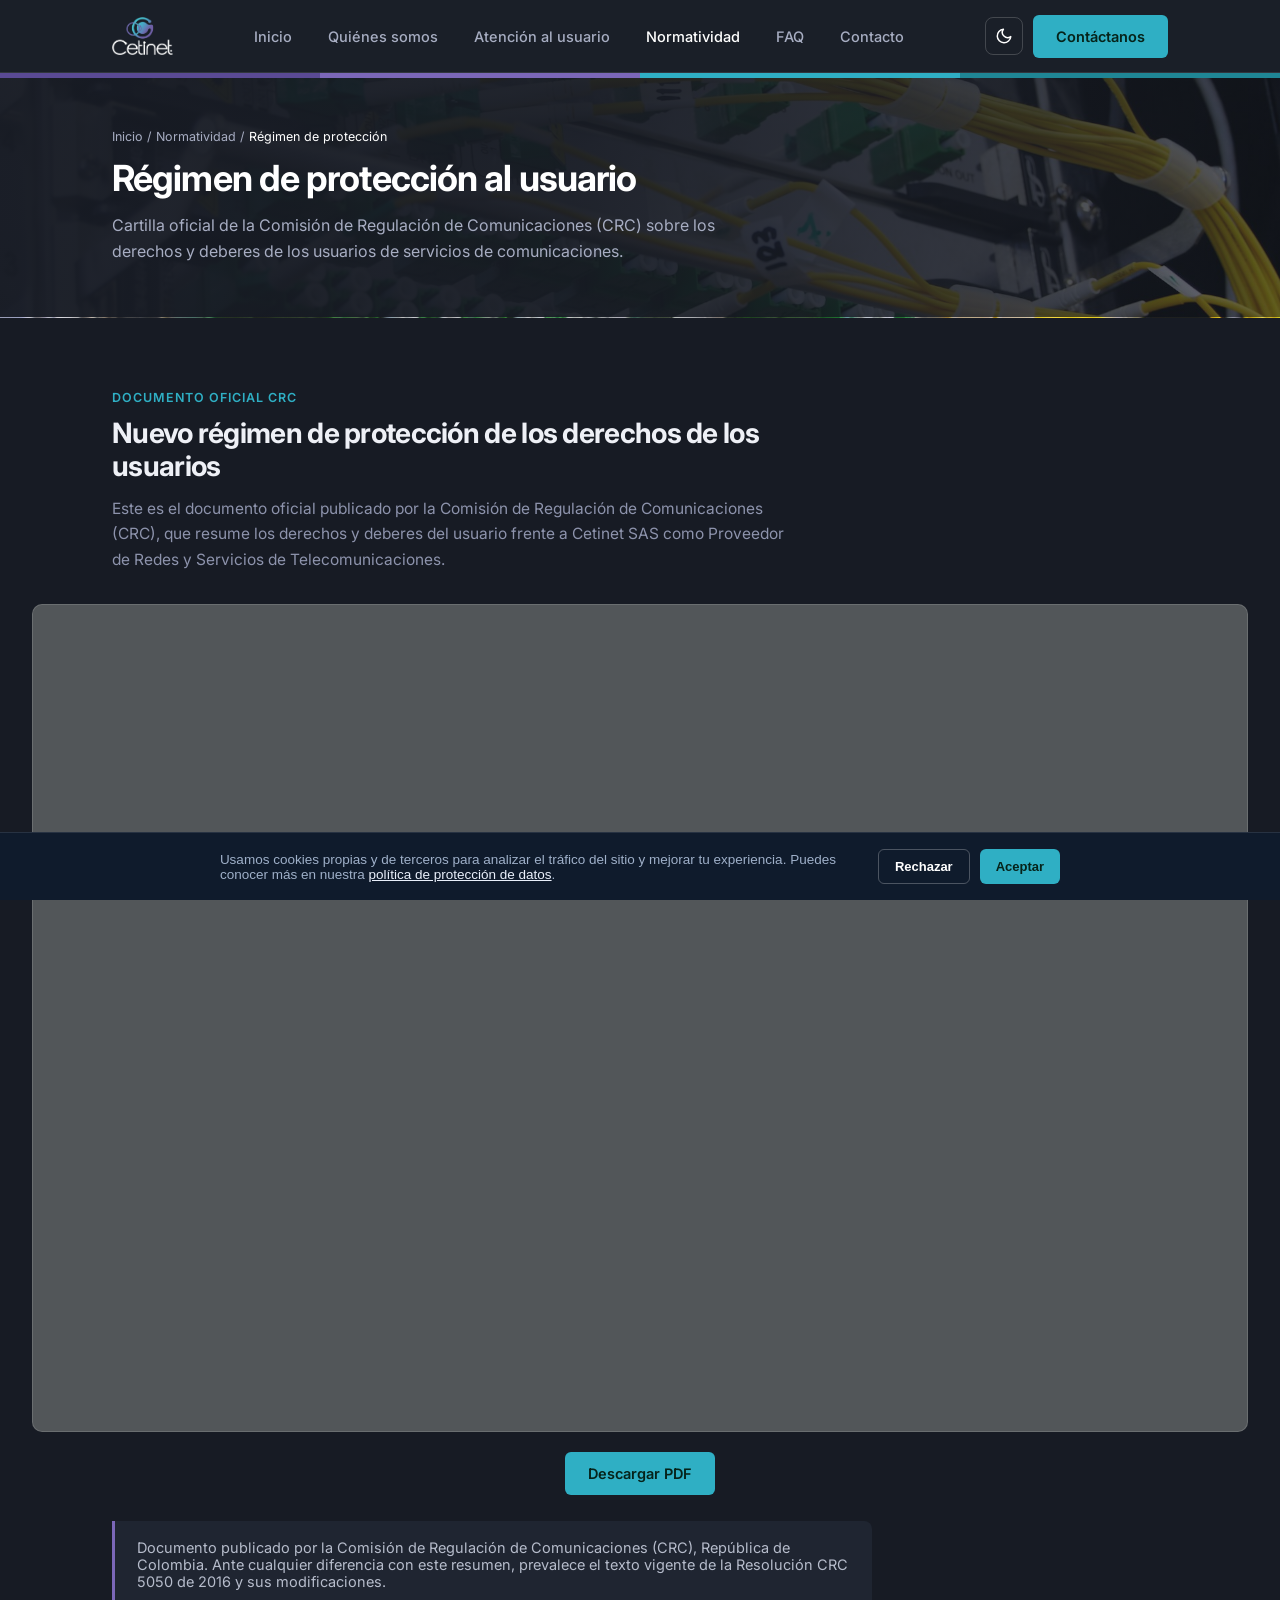
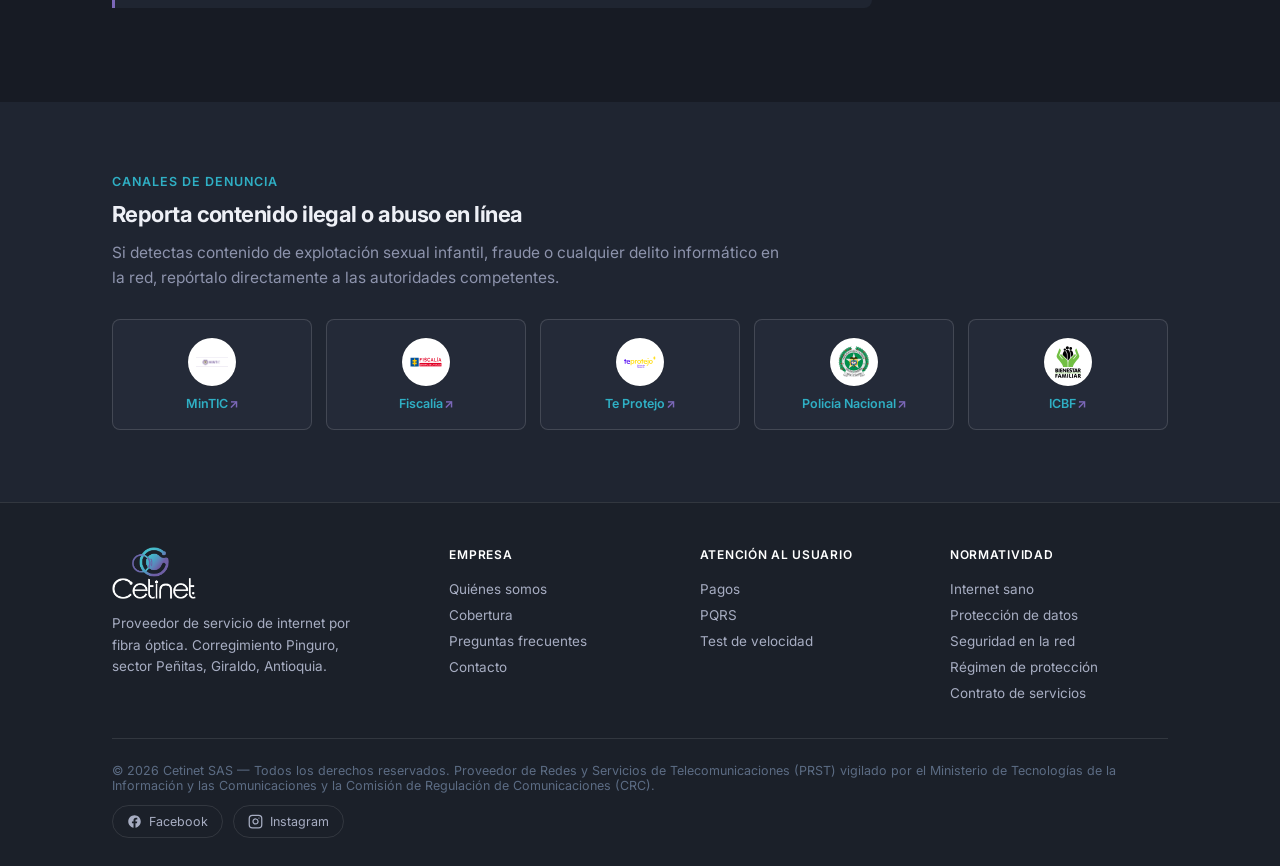
<file: normatividad/regimen-de-proteccion.html>
<!DOCTYPE html>
<html lang="es">
<head>
<script>(function(){try{var t=localStorage.getItem("cetinet-theme");if(t==="light"){document.documentElement.setAttribute("data-theme","light");}}catch(e){}})();</script>
<meta charset="UTF-8">
<meta name="viewport" content="width=device-width, initial-scale=1.0">
<title>Régimen de protección al usuario — Cetinet SAS</title>
<meta name="description" content="Cartilla oficial de la CRC sobre el régimen de protección de los derechos de los usuarios de servicios de comunicaciones.">
<link rel="canonical" href="https://cetinetsas.com/normatividad/regimen-de-proteccion.html">
<meta property="og:type" content="website">
<meta property="og:site_name" content="Cetinet SAS">
<meta property="og:locale" content="es_CO">
<meta property="og:title" content="Régimen de protección al usuario — Cetinet SAS">
<meta property="og:description" content="Cartilla oficial de la CRC sobre el régimen de protección de los derechos de los usuarios de servicios de comunicaciones.">
<meta property="og:url" content="https://cetinetsas.com/normatividad/regimen-de-proteccion.html">
<meta property="og:image" content="https://cetinetsas.com/assets/img/og-image.png">
<meta name="twitter:card" content="summary_large_image">
<meta name="twitter:image" content="https://cetinetsas.com/assets/img/og-image.png">
<meta name="twitter:title" content="Régimen de protección al usuario — Cetinet SAS">
<meta name="twitter:description" content="Cartilla oficial de la CRC sobre el régimen de protección de los derechos de los usuarios de servicios de comunicaciones.">
<link rel="icon" href="../assets/img/favicon.ico" sizes="any">
<link rel="icon" type="image/png" sizes="32x32" href="../assets/img/favicon-32.png">
<link rel="icon" type="image/png" sizes="16x16" href="../assets/img/favicon-16.png">
<link rel="apple-touch-icon" href="../assets/img/apple-touch-icon.png">
<link rel="preconnect" href="https://fonts.googleapis.com">
<link rel="preconnect" href="https://fonts.gstatic.com" crossorigin>
<link href="https://fonts.googleapis.com/css2?family=Inter:wght@400;500;600;700;800&family=IBM+Plex+Mono:wght@400;500&display=swap" rel="stylesheet">
<link rel="stylesheet" href="../assets/css/style.css">

<script type="application/ld+json">
{
  "@context": "https://schema.org",
  "@type": "LocalBusiness",
  "name": "Cetinet SAS",
  "url": "https://cetinetsas.com/normatividad/regimen-de-proteccion.html",
  "image": "https://cetinetsas.com/assets/img/og-image.png",
  "telephone": "+573183908297",
  "email": "contacto@cetinetsas.com",
  "priceRange": "$$",
  "address": {
    "@type": "PostalAddress",
    "streetAddress": "Corregimiento Pinguro, sector Peñitas",
    "addressLocality": "Giraldo",
    "addressRegion": "Antioquia",
    "addressCountry": "CO"
  },
  "areaServed": {
    "@type": "City",
    "name": "Giraldo, Antioquia"
  },
  "sameAs": [
    "https://www.facebook.com/people/Cetinet-SAS/100063927219916/",
    "https://www.instagram.com/cetinetsas/"
  ]
}
</script>
</head>
<body>
<a href="#contenido" class="skip-link">Saltar al contenido</a>
<header class="nav">
  <div class="nav-inner">
    <a href="../" class="logo"><img src="../assets/img/logo-lockup.png" alt="Cetinet" class="logo-img"></a>
    <nav class="nav-links">
      <div class="nav-item"><a href="../">Inicio</a></div>
      <div class="nav-item"><a href="../quienes-somos.html">Quiénes somos</a></div>
      <div class="nav-item">
        <a href="../atencion/">Atención al usuario</a>
        <div class="dropdown">
          <a href="https://checkout.wompi.co/method" target="_blank" rel="noopener">Pagos</a>
          <a href="../atencion/#pqrs">Formulario PQRS</a>
          <a href="https://www.speedtest.net/es" target="_blank" rel="noopener">Test de velocidad</a>
          <a href="../cobertura/">Mapa de cobertura</a>
        </div>
      </div>
      <div class="nav-item current">
        <a href="../normatividad/">Normatividad</a>
        <div class="dropdown">
          <a href="../normatividad/internet-sano.html">Internet sano</a>
          <a href="../normatividad/proteccion-datos.html">Protección de datos</a>
          <a href="../normatividad/seguridad-en-la-red.html">Seguridad en la red</a>
          <a href="../normatividad/regimen-de-proteccion.html">Régimen de protección</a>
          <a href="../normatividad/contrato-de-servicios.html">Contrato de servicios</a>
        </div>
      </div>
      <div class="nav-item"><a href="../preguntas-frecuentes.html">FAQ</a></div>
      <div class="nav-item"><a href="../contacto.html">Contacto</a></div>
    </nav>
    <div class="nav-right">
      <button id="theme-toggle-btn" class="theme-toggle" aria-label="Cambiar modo claro/oscuro" type="button">
        <svg class="icon-moon" viewBox="0 0 24 24" fill="none" stroke="currentColor" stroke-width="2" stroke-linecap="round" stroke-linejoin="round"><path d="M21 12.79A9 9 0 1 1 11.21 3 7 7 0 0 0 21 12.79z"/></svg>
        <svg class="icon-sun" viewBox="0 0 24 24" fill="none" stroke="currentColor" stroke-width="2" stroke-linecap="round" stroke-linejoin="round"><circle cx="12" cy="12" r="4"/><path d="M12 2v2M12 20v2M4.93 4.93l1.41 1.41M17.66 17.66l1.41 1.41M2 12h2M20 12h2M6.34 17.66l-1.41 1.41M19.07 4.93l-1.41 1.41"/></svg>
      </button>
      <a href="../contacto.html" class="btn btn-primary">Contáctanos</a>
    </div>
  </div>
</header>

<section class="page-hero" id="contenido" style="background-image:url('../assets/img/hero/slide-4.jpg')">
  <div class="fiber-strip"><span style="background:#5A4A94"></span><span style="background:#7B67B8"></span><span style="background:#2FAFC4"></span><span style="background:#1F8695"></span></div>
  <div class="wrap">
    <div class="breadcrumb"><a href="../">Inicio</a> / <a href="../normatividad/">Normatividad</a> / <span style="color:#fff;">Régimen de protección</span></div>
    <h1>Régimen de protección al usuario</h1>
    <p class="lead">Cartilla oficial de la Comisión de Regulación de Comunicaciones (CRC) sobre los derechos y deberes de los usuarios de servicios de comunicaciones.</p>
  </div>
</section>


<section class="page-section">
  <div class="wrap">
    <div class="section-head" style="margin-bottom:32px;">
      <div class="kicker">Documento oficial CRC</div>
      <h2>Nuevo régimen de protección de los derechos de los usuarios</h2>
      <p>Este es el documento oficial publicado por la Comisión de Regulación de Comunicaciones (CRC), que resume los derechos y deberes del usuario frente a Cetinet SAS como Proveedor de Redes y Servicios de Telecomunicaciones.</p>
    </div>
  </div>

  <div class="wrap-wide">
    <div class="pdf-frame-wrap">
      <iframe src="../assets/img/regimen-de-proteccion-al-usuario.pdf" title="Régimen de protección al usuario - CRC">
        <div class="pdf-fallback">
          <p>Tu navegador no puede mostrar el PDF directamente.</p>
          <a href="../assets/img/regimen-de-proteccion-al-usuario.pdf">Haz clic aquí para abrirlo o descargarlo</a>
        </div>
      </iframe>
    </div>
    <div class="pdf-download-row">
      <a href="../assets/img/regimen-de-proteccion-al-usuario.pdf" download class="btn btn-primary">Descargar PDF</a>
    </div>
  </div>

  <div class="wrap">
    <div class="note-box" style="margin-top:26px;">
      <p>Documento publicado por la Comisión de Regulación de Comunicaciones (CRC), República de Colombia. Ante cualquier diferencia con este resumen, prevalece el texto vigente de la Resolución CRC 5050 de 2016 y sus modificaciones.</p>
    </div>
  </div>
</section>
<section class="official-strip page-section">
  <div class="wrap">
    <div class="section-head" style="margin-bottom:28px;">
      <div class="kicker">Canales de denuncia</div>
      <h2 style="font-size:22px;">Reporta contenido ilegal o abuso en línea</h2>
      <p>Si detectas contenido de explotación sexual infantil, fraude o cualquier delito informático en la red, repórtalo directamente a las autoridades competentes.</p>
    </div>
    <div class="official-grid">
      <a class="official-item" href="https://www.mintic.gov.co/portal/inicio/" target="_blank" rel="noopener"><span class="logo-badge"><img src="../assets/img/logos/mintic.png" alt="MinTIC" loading="lazy" width="120" height="36"></span><span class="official-label">MinTIC <span class="ext-arrow">↗</span></span></a>
<a class="official-item" href="https://www.fiscalia.gov.co/colombia/" target="_blank" rel="noopener"><span class="logo-badge"><img src="../assets/img/logos/fiscalia.svg" alt="Fiscalía General de la Nación" loading="lazy" width="48" height="14"></span><span class="official-label">Fiscalía <span class="ext-arrow">↗</span></span></a>
<a class="official-item" href="https://teprotejo.org/" target="_blank" rel="noopener"><span class="logo-badge"><img src="../assets/img/logos/teprotejo.svg" alt="Te Protejo" loading="lazy" width="48" height="48"></span><span class="official-label">Te Protejo <span class="ext-arrow">↗</span></span></a>
<a class="official-item" href="https://www.policia.gov.co/" target="_blank" rel="noopener"><span class="logo-badge"><img src="../assets/img/logos/policia.svg" alt="Policía Nacional de Colombia" loading="lazy" width="48" height="48"></span><span class="official-label">Policía Nacional <span class="ext-arrow">↗</span></span></a>
<a class="official-item" href="https://www.icbf.gov.co/" target="_blank" rel="noopener"><span class="logo-badge"><img src="../assets/img/logos/icbf.svg" alt="ICBF" loading="lazy" width="40" height="48"></span><span class="official-label">ICBF <span class="ext-arrow">↗</span></span></a>
    </div>
  </div>
</section>

<footer>
  <div class="wrap">
    <div class="footer-grid">
      <div class="footer-col">
        <div class="footer-logo"><img src="../assets/img/logo-lockup.png" alt="Cetinet" class="logo-img footer-logo-img"></div>
        <p>Proveedor de servicio de internet por fibra óptica. Corregimiento Pinguro, sector Peñitas, Giraldo, Antioquia.</p>
      </div>
      <div class="footer-col">
        <h4>Empresa</h4>
        <a href="../quienes-somos.html">Quiénes somos</a>
        <a href="../cobertura/">Cobertura</a>
        <a href="../preguntas-frecuentes.html">Preguntas frecuentes</a>
        <a href="../contacto.html">Contacto</a>
      </div>
      <div class="footer-col">
        <h4>Atención al usuario</h4>
        <a href="https://checkout.wompi.co/method" target="_blank" rel="noopener">Pagos</a>
        <a href="../atencion/#pqrs">PQRS</a>
        <a href="https://www.speedtest.net/es" target="_blank" rel="noopener">Test de velocidad</a>
      </div>
      <div class="footer-col">
        <h4>Normatividad</h4>
        <a href="../normatividad/internet-sano.html">Internet sano</a>
        <a href="../normatividad/proteccion-datos.html">Protección de datos</a>
        <a href="../normatividad/seguridad-en-la-red.html">Seguridad en la red</a>
        <a href="../normatividad/regimen-de-proteccion.html">Régimen de protección</a>
        <a href="../normatividad/contrato-de-servicios.html">Contrato de servicios</a>
      </div>
    </div>
    <div class="footer-bottom">
      <p class="foot-legal">© 2026 Cetinet SAS — Todos los derechos reservados. Proveedor de Redes y Servicios de Telecomunicaciones (PRST) vigilado por el Ministerio de Tecnologías de la Información y las Comunicaciones y la Comisión de Regulación de Comunicaciones (CRC).</p>
      <div class="footer-social">
        <a href="https://www.facebook.com/people/Cetinet-SAS/100063927219916/" target="_blank" rel="noopener"><svg viewBox="0 0 24 24" fill="currentColor" aria-hidden="true"><path d="M22 12.06C22 6.51 17.52 2 12 2S2 6.51 2 12.06c0 5 3.66 9.15 8.44 9.94v-7.03H7.9v-2.91h2.54V9.85c0-2.51 1.49-3.89 3.77-3.89 1.09 0 2.24.2 2.24.2v2.46h-1.26c-1.24 0-1.63.77-1.63 1.56v1.88h2.78l-.44 2.91h-2.34V22c4.78-.79 8.44-4.94 8.44-9.94Z"/></svg><span>Facebook</span></a>
        <a href="https://www.instagram.com/cetinetsas/" target="_blank" rel="noopener"><svg viewBox="0 0 24 24" fill="none" stroke="currentColor" stroke-width="2" stroke-linecap="round" stroke-linejoin="round" aria-hidden="true"><rect x="2" y="2" width="20" height="20" rx="5" ry="5"/><path d="M16 11.37A4 4 0 1 1 12.63 8 4 4 0 0 1 16 11.37z"/><line x1="17.5" y1="6.5" x2="17.51" y2="6.5"/></svg><span>Instagram</span></a>
      </div>
    </div>
  </div>
</footer>

<div id="cookie-banner" style="position:fixed; left:0; right:0; bottom:0; z-index:100; background:#0F1B2C; color:#EAF0FB; border-top:1px solid rgba(255,255,255,0.1); padding:16px 20px; display:none; align-items:center; justify-content:center; gap:18px; flex-wrap:wrap; font-family:'IBM Plex Sans',sans-serif;">
  <p style="margin:0; font-size:13.5px; max-width:640px; color:#9FB0C9;">Usamos cookies propias y de terceros para analizar el tráfico del sitio y mejorar tu experiencia. Puedes conocer más en nuestra <a href="../normatividad/proteccion-datos.html" style="color:#EAF0FB; text-decoration:underline;">política de protección de datos</a>.</p>
  <div style="display:flex; gap:10px; flex-shrink:0;">
    <button onclick="document.getElementById('cookie-banner').style.display='none'; localStorage.setItem('cetinet-cookies','rejected');" style="background:transparent; border:1px solid rgba(255,255,255,0.25); color:#fff; padding:9px 16px; border-radius:6px; font-size:13px; font-weight:600; cursor:pointer;">Rechazar</button>
    <button onclick="document.getElementById('cookie-banner').style.display='none'; localStorage.setItem('cetinet-cookies','accepted');" style="background:#2FAFC4; border:none; color:#06231A; padding:9px 16px; border-radius:6px; font-size:13px; font-weight:600; cursor:pointer;">Aceptar</button>
  </div>
</div>
<script>
  if(!localStorage.getItem('cetinet-cookies')){
    document.getElementById('cookie-banner').style.display='flex';
  }
</script>

<script src="../assets/js/site.js" defer></script>
</body>
</html>
</file>
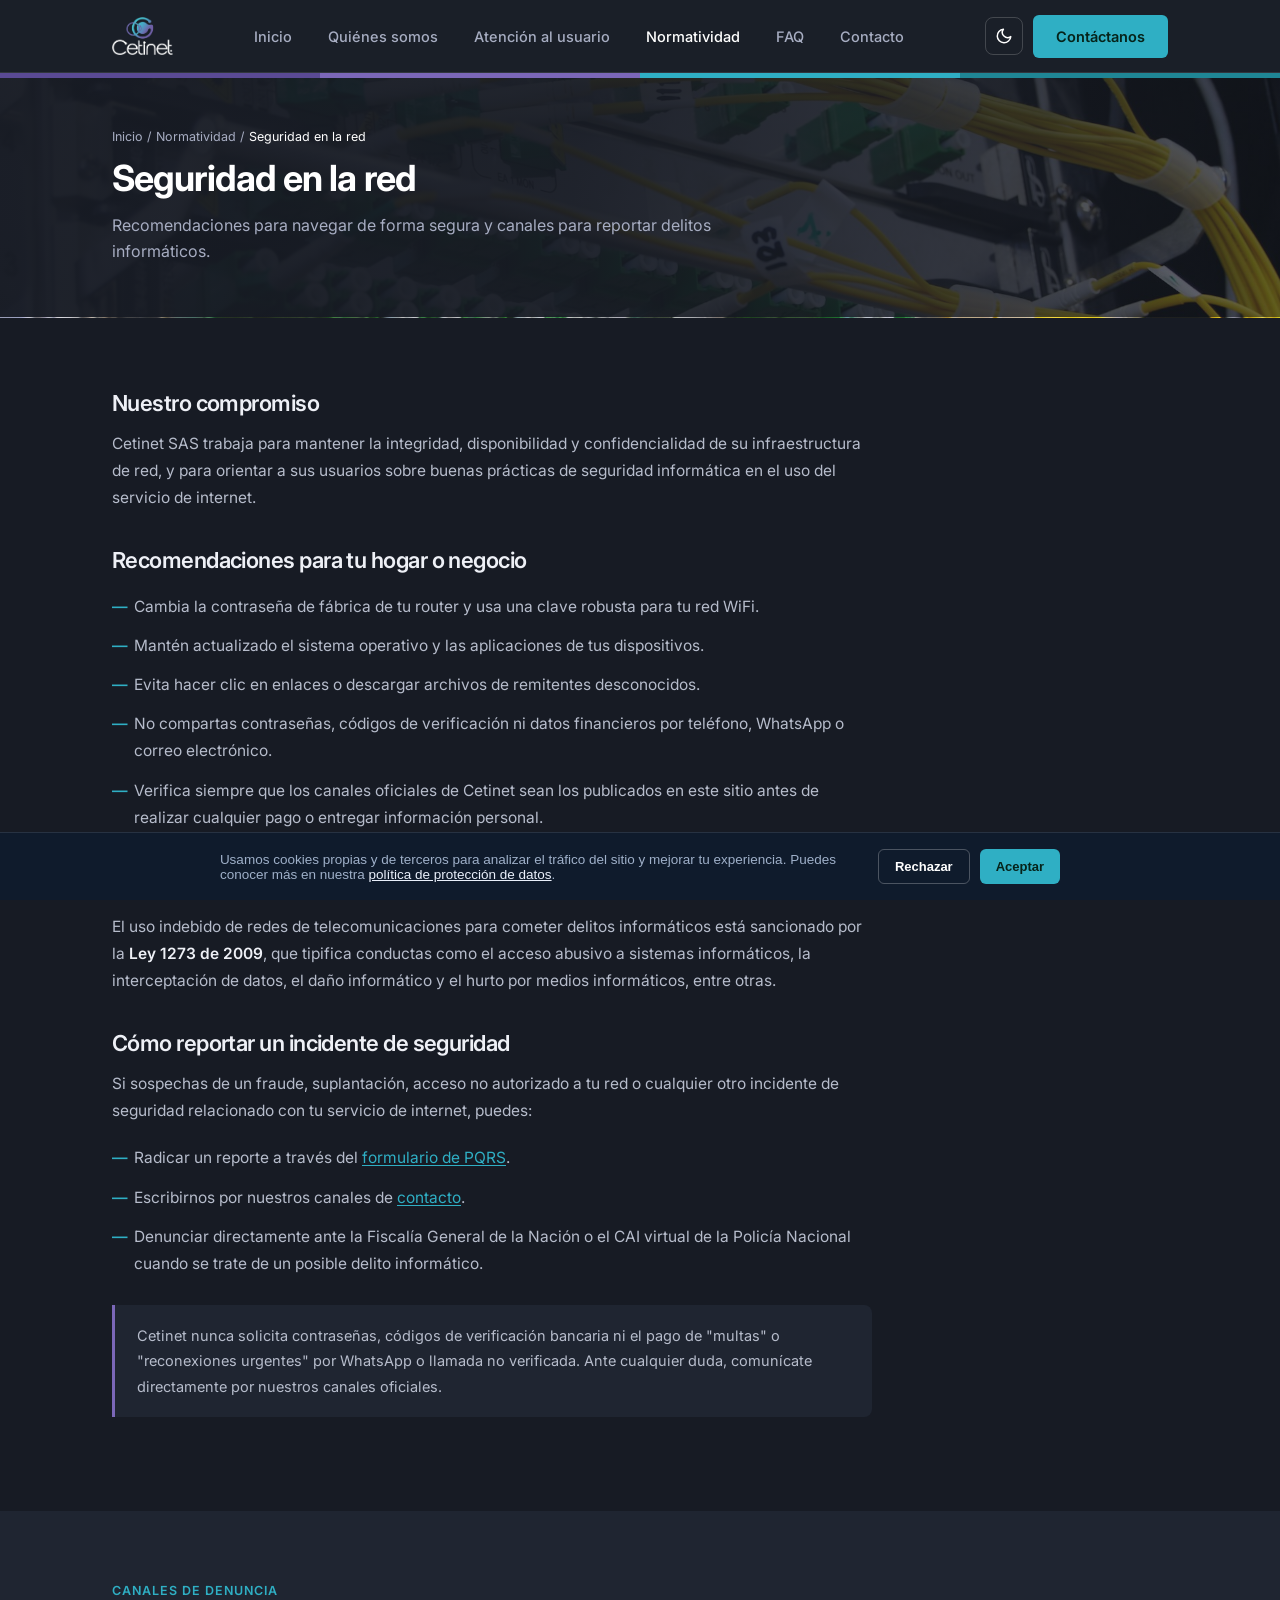
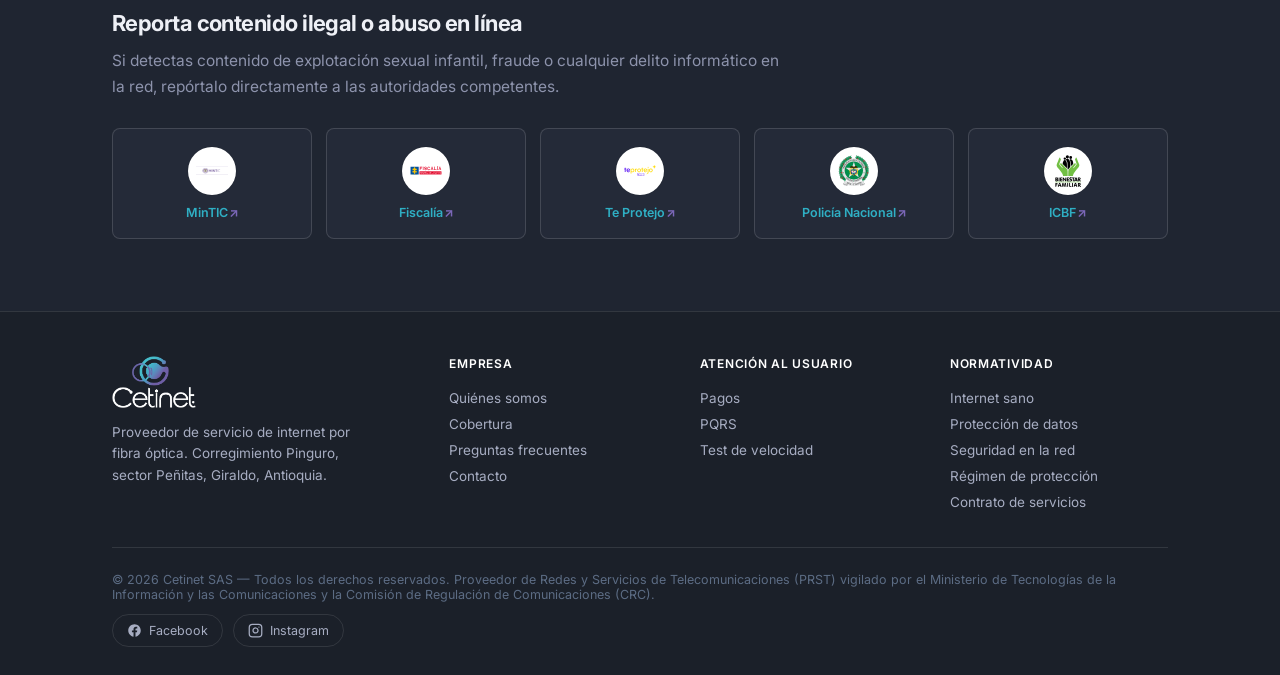
<file: normatividad/seguridad-en-la-red.html>
<!DOCTYPE html>
<html lang="es">
<head>
<script>(function(){try{var t=localStorage.getItem("cetinet-theme");if(t==="light"){document.documentElement.setAttribute("data-theme","light");}}catch(e){}})();</script>
<meta charset="UTF-8">
<meta name="viewport" content="width=device-width, initial-scale=1.0">
<title>Seguridad en la red — Cetinet SAS</title>
<meta name="description" content="Buenas prácticas de seguridad informática y canales para reportar delitos en línea, conforme a la Ley 1273 de 2009.">
<link rel="canonical" href="https://cetinetsas.com/normatividad/seguridad-en-la-red.html">
<meta property="og:type" content="website">
<meta property="og:site_name" content="Cetinet SAS">
<meta property="og:locale" content="es_CO">
<meta property="og:title" content="Seguridad en la red — Cetinet SAS">
<meta property="og:description" content="Buenas prácticas de seguridad informática y canales para reportar delitos en línea, conforme a la Ley 1273 de 2009.">
<meta property="og:url" content="https://cetinetsas.com/normatividad/seguridad-en-la-red.html">
<meta property="og:image" content="https://cetinetsas.com/assets/img/og-image.png">
<meta name="twitter:card" content="summary_large_image">
<meta name="twitter:image" content="https://cetinetsas.com/assets/img/og-image.png">
<meta name="twitter:title" content="Seguridad en la red — Cetinet SAS">
<meta name="twitter:description" content="Buenas prácticas de seguridad informática y canales para reportar delitos en línea, conforme a la Ley 1273 de 2009.">
<link rel="icon" href="../assets/img/favicon.ico" sizes="any">
<link rel="icon" type="image/png" sizes="32x32" href="../assets/img/favicon-32.png">
<link rel="icon" type="image/png" sizes="16x16" href="../assets/img/favicon-16.png">
<link rel="apple-touch-icon" href="../assets/img/apple-touch-icon.png">
<link rel="preconnect" href="https://fonts.googleapis.com">
<link rel="preconnect" href="https://fonts.gstatic.com" crossorigin>
<link href="https://fonts.googleapis.com/css2?family=Inter:wght@400;500;600;700;800&family=IBM+Plex+Mono:wght@400;500&display=swap" rel="stylesheet">
<link rel="stylesheet" href="../assets/css/style.css">

<script type="application/ld+json">
{
  "@context": "https://schema.org",
  "@type": "LocalBusiness",
  "name": "Cetinet SAS",
  "url": "https://cetinetsas.com/normatividad/seguridad-en-la-red.html",
  "image": "https://cetinetsas.com/assets/img/og-image.png",
  "telephone": "+573183908297",
  "email": "contacto@cetinetsas.com",
  "priceRange": "$$",
  "address": {
    "@type": "PostalAddress",
    "streetAddress": "Corregimiento Pinguro, sector Peñitas",
    "addressLocality": "Giraldo",
    "addressRegion": "Antioquia",
    "addressCountry": "CO"
  },
  "areaServed": {
    "@type": "City",
    "name": "Giraldo, Antioquia"
  },
  "sameAs": [
    "https://www.facebook.com/people/Cetinet-SAS/100063927219916/",
    "https://www.instagram.com/cetinetsas/"
  ]
}
</script>
</head>
<body>
<a href="#contenido" class="skip-link">Saltar al contenido</a>
<header class="nav">
  <div class="nav-inner">
    <a href="../" class="logo"><img src="../assets/img/logo-lockup.png" alt="Cetinet" class="logo-img"></a>
    <nav class="nav-links">
      <div class="nav-item"><a href="../">Inicio</a></div>
      <div class="nav-item"><a href="../quienes-somos.html">Quiénes somos</a></div>
      <div class="nav-item">
        <a href="../atencion/">Atención al usuario</a>
        <div class="dropdown">
          <a href="https://checkout.wompi.co/method" target="_blank" rel="noopener">Pagos</a>
          <a href="../atencion/#pqrs">Formulario PQRS</a>
          <a href="https://www.speedtest.net/es" target="_blank" rel="noopener">Test de velocidad</a>
          <a href="../cobertura/">Mapa de cobertura</a>
        </div>
      </div>
      <div class="nav-item current">
        <a href="../normatividad/">Normatividad</a>
        <div class="dropdown">
          <a href="../normatividad/internet-sano.html">Internet sano</a>
          <a href="../normatividad/proteccion-datos.html">Protección de datos</a>
          <a href="../normatividad/seguridad-en-la-red.html">Seguridad en la red</a>
          <a href="../normatividad/regimen-de-proteccion.html">Régimen de protección</a>
          <a href="../normatividad/contrato-de-servicios.html">Contrato de servicios</a>
        </div>
      </div>
      <div class="nav-item"><a href="../preguntas-frecuentes.html">FAQ</a></div>
      <div class="nav-item"><a href="../contacto.html">Contacto</a></div>
    </nav>
    <div class="nav-right">
      <button id="theme-toggle-btn" class="theme-toggle" aria-label="Cambiar modo claro/oscuro" type="button">
        <svg class="icon-moon" viewBox="0 0 24 24" fill="none" stroke="currentColor" stroke-width="2" stroke-linecap="round" stroke-linejoin="round"><path d="M21 12.79A9 9 0 1 1 11.21 3 7 7 0 0 0 21 12.79z"/></svg>
        <svg class="icon-sun" viewBox="0 0 24 24" fill="none" stroke="currentColor" stroke-width="2" stroke-linecap="round" stroke-linejoin="round"><circle cx="12" cy="12" r="4"/><path d="M12 2v2M12 20v2M4.93 4.93l1.41 1.41M17.66 17.66l1.41 1.41M2 12h2M20 12h2M6.34 17.66l-1.41 1.41M19.07 4.93l-1.41 1.41"/></svg>
      </button>
      <a href="../contacto.html" class="btn btn-primary">Contáctanos</a>
    </div>
  </div>
</header>

<section class="page-hero" id="contenido" style="background-image:url('../assets/img/hero/slide-4.jpg')">
  <div class="fiber-strip"><span style="background:#5A4A94"></span><span style="background:#7B67B8"></span><span style="background:#2FAFC4"></span><span style="background:#1F8695"></span></div>
  <div class="wrap">
    <div class="breadcrumb"><a href="../">Inicio</a> / <a href="../normatividad/">Normatividad</a> / <span style="color:#fff;">Seguridad en la red</span></div>
    <h1>Seguridad en la red</h1>
    <p class="lead">Recomendaciones para navegar de forma segura y canales para reportar delitos informáticos.</p>
  </div>
</section>


<section class="page-section">
  <div class="wrap prose">
    <h2>Nuestro compromiso</h2>
    <p>Cetinet SAS trabaja para mantener la integridad, disponibilidad y confidencialidad de su infraestructura de red, y para orientar a sus usuarios sobre buenas prácticas de seguridad informática en el uso del servicio de internet.</p>

    <h2>Recomendaciones para tu hogar o negocio</h2>
    <ul>
      <li>Cambia la contraseña de fábrica de tu router y usa una clave robusta para tu red WiFi.</li>
      <li>Mantén actualizado el sistema operativo y las aplicaciones de tus dispositivos.</li>
      <li>Evita hacer clic en enlaces o descargar archivos de remitentes desconocidos.</li>
      <li>No compartas contraseñas, códigos de verificación ni datos financieros por teléfono, WhatsApp o correo electrónico.</li>
      <li>Verifica siempre que los canales oficiales de Cetinet sean los publicados en este sitio antes de realizar cualquier pago o entregar información personal.</li>
    </ul>

    <h2>Marco legal</h2>
    <p>El uso indebido de redes de telecomunicaciones para cometer delitos informáticos está sancionado por la <strong>Ley 1273 de 2009</strong>, que tipifica conductas como el acceso abusivo a sistemas informáticos, la interceptación de datos, el daño informático y el hurto por medios informáticos, entre otras.</p>

    <h2>Cómo reportar un incidente de seguridad</h2>
    <p>Si sospechas de un fraude, suplantación, acceso no autorizado a tu red o cualquier otro incidente de seguridad relacionado con tu servicio de internet, puedes:</p>
    <ul>
      <li>Radicar un reporte a través del <a class="inline-link" href="../atencion/#pqrs">formulario de PQRS</a>.</li>
      <li>Escribirnos por nuestros canales de <a class="inline-link" href="../contacto.html">contacto</a>.</li>
      <li>Denunciar directamente ante la Fiscalía General de la Nación o el CAI virtual de la Policía Nacional cuando se trate de un posible delito informático.</li>
    </ul>

    <div class="note-box">
      <p>Cetinet nunca solicita contraseñas, códigos de verificación bancaria ni el pago de "multas" o "reconexiones urgentes" por WhatsApp o llamada no verificada. Ante cualquier duda, comunícate directamente por nuestros canales oficiales.</p>
    </div>
  </div>
</section>
<section class="official-strip page-section">
  <div class="wrap">
    <div class="section-head" style="margin-bottom:28px;">
      <div class="kicker">Canales de denuncia</div>
      <h2 style="font-size:22px;">Reporta contenido ilegal o abuso en línea</h2>
      <p>Si detectas contenido de explotación sexual infantil, fraude o cualquier delito informático en la red, repórtalo directamente a las autoridades competentes.</p>
    </div>
    <div class="official-grid">
      <a class="official-item" href="https://www.mintic.gov.co/portal/inicio/" target="_blank" rel="noopener"><span class="logo-badge"><img src="../assets/img/logos/mintic.png" alt="MinTIC" loading="lazy" width="120" height="36"></span><span class="official-label">MinTIC <span class="ext-arrow">↗</span></span></a>
<a class="official-item" href="https://www.fiscalia.gov.co/colombia/" target="_blank" rel="noopener"><span class="logo-badge"><img src="../assets/img/logos/fiscalia.svg" alt="Fiscalía General de la Nación" loading="lazy" width="48" height="14"></span><span class="official-label">Fiscalía <span class="ext-arrow">↗</span></span></a>
<a class="official-item" href="https://teprotejo.org/" target="_blank" rel="noopener"><span class="logo-badge"><img src="../assets/img/logos/teprotejo.svg" alt="Te Protejo" loading="lazy" width="48" height="48"></span><span class="official-label">Te Protejo <span class="ext-arrow">↗</span></span></a>
<a class="official-item" href="https://www.policia.gov.co/" target="_blank" rel="noopener"><span class="logo-badge"><img src="../assets/img/logos/policia.svg" alt="Policía Nacional de Colombia" loading="lazy" width="48" height="48"></span><span class="official-label">Policía Nacional <span class="ext-arrow">↗</span></span></a>
<a class="official-item" href="https://www.icbf.gov.co/" target="_blank" rel="noopener"><span class="logo-badge"><img src="../assets/img/logos/icbf.svg" alt="ICBF" loading="lazy" width="40" height="48"></span><span class="official-label">ICBF <span class="ext-arrow">↗</span></span></a>
    </div>
  </div>
</section>

<footer>
  <div class="wrap">
    <div class="footer-grid">
      <div class="footer-col">
        <div class="footer-logo"><img src="../assets/img/logo-lockup.png" alt="Cetinet" class="logo-img footer-logo-img"></div>
        <p>Proveedor de servicio de internet por fibra óptica. Corregimiento Pinguro, sector Peñitas, Giraldo, Antioquia.</p>
      </div>
      <div class="footer-col">
        <h4>Empresa</h4>
        <a href="../quienes-somos.html">Quiénes somos</a>
        <a href="../cobertura/">Cobertura</a>
        <a href="../preguntas-frecuentes.html">Preguntas frecuentes</a>
        <a href="../contacto.html">Contacto</a>
      </div>
      <div class="footer-col">
        <h4>Atención al usuario</h4>
        <a href="https://checkout.wompi.co/method" target="_blank" rel="noopener">Pagos</a>
        <a href="../atencion/#pqrs">PQRS</a>
        <a href="https://www.speedtest.net/es" target="_blank" rel="noopener">Test de velocidad</a>
      </div>
      <div class="footer-col">
        <h4>Normatividad</h4>
        <a href="../normatividad/internet-sano.html">Internet sano</a>
        <a href="../normatividad/proteccion-datos.html">Protección de datos</a>
        <a href="../normatividad/seguridad-en-la-red.html">Seguridad en la red</a>
        <a href="../normatividad/regimen-de-proteccion.html">Régimen de protección</a>
        <a href="../normatividad/contrato-de-servicios.html">Contrato de servicios</a>
      </div>
    </div>
    <div class="footer-bottom">
      <p class="foot-legal">© 2026 Cetinet SAS — Todos los derechos reservados. Proveedor de Redes y Servicios de Telecomunicaciones (PRST) vigilado por el Ministerio de Tecnologías de la Información y las Comunicaciones y la Comisión de Regulación de Comunicaciones (CRC).</p>
      <div class="footer-social">
        <a href="https://www.facebook.com/people/Cetinet-SAS/100063927219916/" target="_blank" rel="noopener"><svg viewBox="0 0 24 24" fill="currentColor" aria-hidden="true"><path d="M22 12.06C22 6.51 17.52 2 12 2S2 6.51 2 12.06c0 5 3.66 9.15 8.44 9.94v-7.03H7.9v-2.91h2.54V9.85c0-2.51 1.49-3.89 3.77-3.89 1.09 0 2.24.2 2.24.2v2.46h-1.26c-1.24 0-1.63.77-1.63 1.56v1.88h2.78l-.44 2.91h-2.34V22c4.78-.79 8.44-4.94 8.44-9.94Z"/></svg><span>Facebook</span></a>
        <a href="https://www.instagram.com/cetinetsas/" target="_blank" rel="noopener"><svg viewBox="0 0 24 24" fill="none" stroke="currentColor" stroke-width="2" stroke-linecap="round" stroke-linejoin="round" aria-hidden="true"><rect x="2" y="2" width="20" height="20" rx="5" ry="5"/><path d="M16 11.37A4 4 0 1 1 12.63 8 4 4 0 0 1 16 11.37z"/><line x1="17.5" y1="6.5" x2="17.51" y2="6.5"/></svg><span>Instagram</span></a>
      </div>
    </div>
  </div>
</footer>

<div id="cookie-banner" style="position:fixed; left:0; right:0; bottom:0; z-index:100; background:#0F1B2C; color:#EAF0FB; border-top:1px solid rgba(255,255,255,0.1); padding:16px 20px; display:none; align-items:center; justify-content:center; gap:18px; flex-wrap:wrap; font-family:'IBM Plex Sans',sans-serif;">
  <p style="margin:0; font-size:13.5px; max-width:640px; color:#9FB0C9;">Usamos cookies propias y de terceros para analizar el tráfico del sitio y mejorar tu experiencia. Puedes conocer más en nuestra <a href="../normatividad/proteccion-datos.html" style="color:#EAF0FB; text-decoration:underline;">política de protección de datos</a>.</p>
  <div style="display:flex; gap:10px; flex-shrink:0;">
    <button onclick="document.getElementById('cookie-banner').style.display='none'; localStorage.setItem('cetinet-cookies','rejected');" style="background:transparent; border:1px solid rgba(255,255,255,0.25); color:#fff; padding:9px 16px; border-radius:6px; font-size:13px; font-weight:600; cursor:pointer;">Rechazar</button>
    <button onclick="document.getElementById('cookie-banner').style.display='none'; localStorage.setItem('cetinet-cookies','accepted');" style="background:#2FAFC4; border:none; color:#06231A; padding:9px 16px; border-radius:6px; font-size:13px; font-weight:600; cursor:pointer;">Aceptar</button>
  </div>
</div>
<script>
  if(!localStorage.getItem('cetinet-cookies')){
    document.getElementById('cookie-banner').style.display='flex';
  }
</script>

<script src="../assets/js/site.js" defer></script>
</body>
</html>
</file>
<file: assets/css/style.css>
/* ---------- PAGE TRANSITIONS ---------- */
@view-transition{
  navigation:auto;
}
::view-transition-group(root){
  animation-duration:.25s;
  animation-timing-function:linear;
}
::view-transition-old(root),
::view-transition-new(root){
  will-change:opacity;
  animation-duration:.25s;
  animation-timing-function:linear;
}

:root{
  --ink:#1B2029;
  --ink-soft:#242A38;
  --ink-line: rgba(255,255,255,0.10);

  --blue:#7B67B8;
  --blue-deep:#5A4A94;
  --orange:#2FAFC4;
  --orange-deep:#1F8695;
  --slate:#656C86;
  --slate-light:#8D93AC;
  --text-on-dark:#EEF0F6;
  --text-on-dark-soft:#A7ADC2;
  --ok:#2FBF83;

  --paper:#171B24;
  --paper-tint:#1F2531;
  --text-strong:#EEF0F6;
  --text-body:#B6BCCB;
  --border-light: rgba(255,255,255,0.14);
  --card-bg:#242A38;
  --input-bg:#242A38;
}
[data-theme="light"]{
  --paper:#FFFFFF;
  --paper-tint:#F1F3F8;
  --text-strong:#0F1B2C;
  --text-body:#334155;
  --border-light:#DCE1EA;
  --card-bg:#FFFFFF;
  --input-bg:#FFFFFF;
}
*{box-sizing:border-box;margin:0;padding:0;}
html{scroll-behavior:smooth;}
body{
  font-family:'Inter', sans-serif;
  color:var(--text-strong);
  background:var(--paper);
  -webkit-font-smoothing:antialiased;
  transition:background-color .25s ease, color .25s ease;
}
h1,h2,h3,.display{ font-family:'Inter', sans-serif; font-weight:700; letter-spacing:-0.025em; }
.mono{ font-family:'IBM Plex Mono', monospace; }
a{color:inherit; text-decoration:none;}
img{max-width:100%;display:block;}
ul{list-style:none;}
.wrap{max-width:1120px; margin:0 auto; padding:0 32px;}
.wrap-wide{max-width:1500px; margin:0 auto; padding:0 32px;}
section, .page-section{padding:72px 0;}
@media (max-width:720px){
  section, .page-section{padding:48px 0;}
  .wrap{padding:0 20px;}
}

/* ---------- SCROLL REVEAL ---------- */
.reveal{opacity:0; transform:translateY(18px); transition:opacity .7s ease, transform .7s ease;}
.reveal.is-visible{opacity:1; transform:none;}

/* ---------- THEME TOGGLE ---------- */
.theme-toggle{
  display:inline-flex; align-items:center; justify-content:center;
  width:38px; height:38px; border-radius:8px; border:1px solid rgba(255,255,255,0.18);
  background:transparent; color:#fff; cursor:pointer; margin-right:10px; flex-shrink:0;
  transition:background-color .15s ease, border-color .15s ease;
}
.theme-toggle:hover{background:rgba(255,255,255,0.08); border-color:rgba(255,255,255,0.35);}
.theme-toggle svg{width:18px; height:18px;}
.theme-toggle .icon-sun{display:none;}
[data-theme="light"] .theme-toggle .icon-moon{display:none;}
[data-theme="light"] .theme-toggle .icon-sun{display:block;}

/* ---------- NAV ---------- */
header.nav{
  position:sticky; top:0; z-index:50;
  background:rgba(27,32,41,0.94);
  backdrop-filter:blur(8px);
  border-bottom:1px solid var(--ink-line);
}
.nav-inner{
  max-width:1120px; margin:0 auto; padding:0 32px;
  height:72px; display:flex; align-items:center; justify-content:space-between;
}
.nav-right{display:flex; align-items:center;}
.logo{display:flex; align-items:center;}
.logo-img{height:38px; width:auto; display:block;}
.footer-logo{margin-bottom:14px;}
.footer-logo-img{height:52px;}
.nav-links{display:flex; gap:8px; align-items:center;}
.nav-item{position:relative;}
.nav-links > .nav-item > a, .nav-links > a{
  display:block; padding:10px 14px; color:var(--text-on-dark-soft); font-size:14.5px; font-weight:500;
  transition:color .15s ease;
}
.nav-links a:hover{color:#fff;}
.nav-item.current > a{color:#fff;}
.dropdown{
  position:absolute; top:100%; left:0; min-width:230px;
  background:var(--ink-soft); border:1px solid var(--ink-line); border-radius:8px;
  padding:8px; display:none; flex-direction:column; gap:2px;
}
.nav-item:hover .dropdown, .nav-item:focus-within .dropdown{display:flex;}
.dropdown a{padding:9px 12px; font-size:13.5px; border-radius:5px; color:var(--text-on-dark-soft);}
.dropdown a:hover, .dropdown a:focus{background:rgba(255,255,255,0.06); color:#fff;}

/* ---------- SKIP LINK ---------- */
.skip-link{
  position:absolute; left:16px; top:-60px; z-index:200;
  background:var(--blue); color:#fff; padding:12px 18px; border-radius:6px;
  font-size:14px; font-weight:600; transition:top .15s ease;
}
.skip-link:focus{top:16px;}
.btn{
  display:inline-flex; align-items:center; justify-content:center; gap:8px;
  padding:12px 22px; border-radius:6px; font-weight:600; font-size:14.5px;
  cursor:pointer; border:1px solid transparent; transition:all .15s ease;
}
.btn-primary{background:var(--orange); color:#06231A;}
.btn-primary:hover{background:var(--orange-deep); transform:translateY(-1px);}
.btn-ghost-dark{border-color:rgba(255,255,255,0.25); color:#fff;}
.btn-ghost-dark:hover{border-color:#fff; background:rgba(255,255,255,0.06);}
.btn-outline-blue{border-color:var(--blue); color:var(--blue);}
.btn-outline-blue:hover{background:var(--blue); color:#fff;}
@media (max-width:900px){ .nav-links{display:none;} }

/* ---------- PAGE HERO (interior pages) ---------- */
.page-hero{
  background-color:var(--ink); color:#fff; padding:56px 0 52px; border-bottom:1px solid var(--ink-line);
  position:relative; overflow:hidden;
  background-size:cover; background-position:center;
}
.page-hero::before{
  content:""; position:absolute; inset:0;
  background:linear-gradient(100deg, rgba(23,27,36,0.97) 0%, rgba(23,27,36,0.94) 45%, rgba(23,27,36,0.8) 80%, rgba(23,27,36,0.6) 100%);
}
.page-hero > .fiber-strip{z-index:2;}
.page-hero > .wrap{position:relative; z-index:1;}
.fiber-strip{ position:absolute; top:0; left:0; right:0; height:5px; display:flex; }
.fiber-strip span{flex:1; height:100%;}
.breadcrumb{font-size:12.5px; color:var(--text-on-dark-soft); margin-bottom:14px;}
.breadcrumb a:hover{color:#fff;}
.page-hero h1{font-size:36px; font-weight:700; max-width:680px; line-height:1.15;}
.page-hero p.lead{margin-top:14px; font-size:16px; color:var(--text-on-dark-soft); max-width:620px; line-height:1.6;}

/* ---------- GENERIC CONTENT ---------- */
.kicker{font-size:12.5px; font-weight:600; letter-spacing:0.08em; text-transform:uppercase; color:var(--orange); margin-bottom:12px;}
.section-head{max-width:680px; margin-bottom:40px;}
.section-head h2{font-size:28px; font-weight:700; line-height:1.2; color:var(--text-strong);}
.section-head p{margin-top:12px; font-size:15.5px; color:var(--slate-light); line-height:1.65;}

.prose h2{font-size:22px; font-weight:600; color:var(--text-strong); margin:36px 0 14px;}
.prose h2:first-child{margin-top:0;}
.prose h3{font-size:17px; font-weight:600; color:var(--text-strong); margin:24px 0 10px;}
.prose p{font-size:15.5px; line-height:1.75; color:var(--text-body); margin-bottom:14px; max-width:760px;}
.prose ul, .prose ol{margin:0 0 16px 0; max-width:760px;}
.prose li{font-size:15.5px; line-height:1.75; color:var(--text-body); padding:6px 0 6px 22px; position:relative;}
.prose ul li::before{content:"—"; position:absolute; left:0; color:var(--orange); font-weight:600;}
.prose ol{counter-reset:ol-counter; padding-left:0;}
.prose ol li{counter-increment:ol-counter; padding-left:30px;}
.prose ol li::before{content:counter(ol-counter) "."; position:absolute; left:0; color:var(--blue-deep); font-weight:600; font-family:'IBM Plex Mono',monospace; font-size:13px;}
.prose a.inline-link{color:var(--orange); text-decoration:underline; text-underline-offset:2px;}
.prose strong{color:var(--text-strong); font-weight:600;}
.note-box{
  background:var(--paper-tint); border-left:3px solid var(--blue); border-radius:0 8px 8px 0;
  padding:18px 22px; margin:22px 0; max-width:760px;
}
.note-box p{margin:0; font-size:14.5px; color:var(--text-body);}
.info-grid{display:grid; grid-template-columns:repeat(2,1fr); gap:16px; margin:24px 0; max-width:760px;}
@media (max-width:640px){.info-grid{grid-template-columns:1fr;}}
.info-cell{border:1px solid var(--border-light); border-radius:8px; padding:18px 20px;}
.info-cell .label{font-size:11.5px; text-transform:uppercase; letter-spacing:0.05em; color:var(--slate-light); font-weight:600;}
.info-cell .val{margin-top:6px; font-size:14.5px; color:var(--text-strong); font-weight:500;}

/* FAQ accordion */
.faq-list{max-width:820px; display:flex; flex-direction:column; gap:10px;}
.faq-item{border:1px solid var(--border-light); border-radius:10px; overflow:hidden; background:var(--card-bg);}
.faq-item summary{
  list-style:none; cursor:pointer; padding:18px 22px; font-weight:600; font-size:15px;
  color:var(--text-strong); display:flex; justify-content:space-between; align-items:center; gap:16px;
}
.faq-item summary::-webkit-details-marker{display:none;}
.faq-item summary::after{content:"+"; font-size:20px; color:var(--orange); font-weight:400; flex-shrink:0; transition:transform .2s ease;}
.faq-item[open] summary::after{transform:rotate(45deg);}
.faq-item .faq-body{padding:0 22px 20px; font-size:14.5px; line-height:1.7; color:var(--text-body);}

/* card grid used on hub / atencion / cobertura pages */
.card-grid{display:grid; grid-template-columns:repeat(3,1fr); gap:20px;}
@media (max-width:860px){.card-grid{grid-template-columns:repeat(2,1fr);}}
@media (max-width:600px){.card-grid{grid-template-columns:1fr;}}
.card{
  border:1px solid var(--border-light); border-radius:10px; padding:26px;
  display:flex; flex-direction:column; transition:border-color .15s ease, transform .2s ease;
}
.card:hover{border-color:var(--blue); transform:translateY(-3px);}
.card .tag{font-family:'IBM Plex Mono',monospace; font-size:11.5px; color:var(--orange); font-weight:500;}
.card h3{font-size:16.5px; font-weight:600; color:var(--text-strong); margin-top:12px;}
.card p{font-size:14px; color:var(--text-body); margin-top:8px; line-height:1.6; flex:1;}
.card .card-link{margin-top:16px; font-size:13.5px; font-weight:600; color:var(--orange); display:flex; align-items:center; gap:6px;}
.card-icon{
  width:40px; height:40px; border-radius:10px;
  display:flex; align-items:center; justify-content:center;
  background:rgba(47,175,196,0.14); color:var(--orange-deep);
}
.card-icon svg{width:20px; height:20px;}
[data-theme="light"] .card-icon{color:var(--blue-deep);}

.sr-only{
  position:absolute; width:1px; height:1px; padding:0; margin:-1px;
  overflow:hidden; clip:rect(0,0,0,0); white-space:nowrap; border:0;
}

/* ---------- HERO COVERAGE CHECKER ---------- */
.hero-coverage{margin-top:30px; max-width:520px;}
.hero-coverage-step{font-size:12px; font-weight:600; letter-spacing:0.05em; text-transform:uppercase; color:var(--orange); margin-bottom:10px;}
.hero-coverage-form{
  display:flex; gap:8px; background:rgba(255,255,255,0.07);
  border:1px solid rgba(255,255,255,0.18); border-radius:10px; padding:6px;
}
.hero-coverage-form input{
  flex:1; min-width:0; border:none; background:transparent;
  padding:12px 14px; font-size:14.5px; color:#fff; font-family:'Inter',sans-serif;
}
.hero-coverage-form input:focus{outline:none;}
.hero-coverage-form input::placeholder{color:rgba(255,255,255,0.5);}
.hero-coverage-form .btn{flex-shrink:0;}
@media (max-width:560px){
  .hero-coverage-form{flex-direction:column; background:transparent; border:none; padding:0; gap:10px;}
  .hero-coverage-form input{background:rgba(255,255,255,0.07); border:1px solid rgba(255,255,255,0.18); border-radius:8px;}
}

/* TESTIMONIALS */
.testimonial-card .stars{color:var(--orange); letter-spacing:2px; font-size:14px;}
.testimonial-card blockquote{margin:12px 0 0; font-style:italic; color:var(--text-body); font-size:14px; line-height:1.65;}
.testimonial-author{margin-top:18px; display:flex; flex-direction:column; gap:2px;}
.testimonial-author .name{font-weight:600; color:var(--text-strong); font-size:14px;}
.testimonial-author .place{font-size:12.5px; color:var(--slate);}

/* PDF viewer */
.pdf-frame-wrap{
  border:1px solid var(--border-light); border-radius:10px; overflow:hidden;
  background:#525659; height:92vh; min-height:780px;
}
.pdf-frame-wrap iframe, .pdf-frame-wrap embed{width:100%; height:100%; border:none; display:block;}
.pdf-fallback{padding:40px; text-align:center; color:#fff;}
.pdf-fallback a{color:var(--orange); text-decoration:underline;}
.pdf-download-row{display:flex; justify-content:center; margin-top:20px;}

/* denuncia / official links strip */
.official-strip{background:var(--paper-tint);}
.official-grid{display:grid; grid-template-columns:repeat(5,1fr); gap:14px;}
@media (max-width:820px){.official-grid{grid-template-columns:repeat(3,1fr);}}
@media (max-width:520px){.official-grid{grid-template-columns:repeat(2,1fr);}}
.official-item{
  background:var(--card-bg); border:1px solid var(--border-light); border-radius:8px; padding:18px 14px;
  text-align:center; font-size:12.5px; font-weight:600; color:var(--orange);
  display:flex; flex-direction:column; align-items:center; gap:10px; transition:border-color .15s ease, transform .2s ease;
}
.official-item:hover{border-color:var(--blue); transform:translateY(-3px);}
.official-item .logo-badge{
  width:48px; height:48px; border-radius:50%; background:#fff; flex-shrink:0;
  display:flex; align-items:center; justify-content:center; padding:8px;
  box-shadow:0 0 0 1px rgba(0,0,0,0.05);
}
.official-item .logo-badge img{max-width:100%; max-height:100%; object-fit:contain;}
.official-item .official-label{display:inline-flex; align-items:center;}
.official-item .ext-arrow{color:var(--blue); font-weight:700; margin-left:1px;}

/* contact form (PQRS) */
.form-card{border:1px solid var(--border-light); border-radius:10px; padding:32px; max-width:640px;}
.form-row{margin-bottom:18px;}
.form-row label{display:block; font-size:13px; font-weight:600; color:var(--text-strong); margin-bottom:6px;}
.form-row input, .form-row select, .form-row textarea{
  width:100%; border:1px solid var(--border-light); border-radius:6px; padding:11px 12px;
  font-family:'Inter',sans-serif; font-size:14.5px; color:var(--text-strong); background:var(--input-bg);
}
.form-row textarea{min-height:110px; resize:vertical;}
.form-row input:focus, .form-row select:focus, .form-row textarea:focus{outline:2px solid var(--blue); outline-offset:1px; border-color:var(--blue);}
.form-two{display:grid; grid-template-columns:1fr 1fr; gap:16px;}
@media (max-width:520px){.form-two{grid-template-columns:1fr;}}

/* contact methods */
.contact-methods{display:flex; flex-direction:column; gap:14px; max-width:420px;}
.contact-method{display:flex; align-items:center; gap:14px; padding:16px 18px; border:1px solid var(--border-light); border-radius:8px; transition:border-color .15s ease, transform .15s ease;}
.contact-method:hover{border-color:var(--blue); transform:translateY(-1px);}
.contact-method .label{font-size:11.5px; color:var(--slate-light); text-transform:uppercase; letter-spacing:0.05em;}
.contact-method .val{font-family:'IBM Plex Mono',monospace; font-size:14px; margin-top:4px; color:var(--text-strong);}
.contact-method-icon{
  flex-shrink:0; width:38px; height:38px; border-radius:9px;
  display:flex; align-items:center; justify-content:center;
  background:rgba(47,175,196,0.14); color:var(--orange-deep);
}
.contact-method-icon svg{width:18px; height:18px;}
[data-theme="light"] .contact-method-icon{color:var(--blue-deep);}
.contact-box .contact-method-icon{background:rgba(255,255,255,0.08); color:var(--orange);}

/* home hero */
.hero{background:var(--ink); color:#fff; padding:88px 0 96px; position:relative; overflow:hidden;}
.hero-bg{position:absolute; inset:0; z-index:0;}
.hero-bg-slide{
  position:absolute; inset:0; background-size:cover; background-position:center;
  opacity:0; transition:opacity 1.8s ease-in-out;
}
.hero-bg-slide.is-active{opacity:1;}
.hero-bg-overlay{
  position:absolute; inset:0;
  background:
    linear-gradient(100deg, rgba(23,27,36,0.95) 0%, rgba(23,27,36,0.86) 38%, rgba(23,27,36,0.58) 68%, rgba(23,27,36,0.34) 100%),
    radial-gradient(circle at 82% 12%, rgba(123,103,184,0.35), transparent 45%);
}
.hero > .fiber-strip{z-index:2;}
.hero > .wrap{position:relative; z-index:1;}
.hero-single{max-width:720px;}
.eyebrow{display:inline-flex; align-items:center; gap:8px; font-size:12.5px; letter-spacing:0.08em; text-transform:uppercase; color:var(--text-on-dark-soft); font-weight:600; margin-bottom:22px;}
.eyebrow::before{content:""; width:16px; height:1px; background:var(--orange);}
.hero h1{font-size:48px; line-height:1.08; font-weight:700; color:#fff; max-width:600px;}
.hero h1 .accent{color:var(--orange);}
.hero p.lead{margin-top:22px; font-size:17px; line-height:1.65; color:var(--text-on-dark-soft); max-width:520px;}
.hero-cta{display:flex; gap:14px; margin-top:32px; flex-wrap:wrap;}
.trust-row{margin-top:40px; display:flex; gap:32px; flex-wrap:wrap;}
.trust-item{font-size:13px; color:var(--text-on-dark-soft);}
.trust-item b{display:block; font-family:'Inter',sans-serif; font-size:22px; color:#fff; font-weight:700;}

/* steps */
.steps{display:grid; grid-template-columns:repeat(3,1fr); gap:32px;}
@media (max-width:820px){.steps{grid-template-columns:1fr;}}
.step .step-num{font-family:'Inter',sans-serif; font-size:15px; font-weight:700; color:var(--blue); width:38px; height:38px; border:1.5px solid var(--blue); border-radius:50%; display:flex; align-items:center; justify-content:center;}
.step h3{margin-top:18px; font-size:17px; font-weight:600; color:var(--text-strong);}
.step p{margin-top:8px; font-size:14px; color:var(--text-body); line-height:1.6;}

/* coverage radar */
.coverage{display:grid; grid-template-columns:1fr 1fr; gap:56px; align-items:center;}
@media (max-width:860px){.coverage{grid-template-columns:1fr;}}
.coverage-visual{background:var(--ink); border-radius:12px; padding:40px; position:relative; min-height:260px; display:flex; align-items:center; justify-content:center; overflow:hidden;}
.radar{position:relative; width:200px; height:200px;}
.ring{position:absolute; border:1px solid rgba(47,175,196,0.35); border-radius:50%; top:50%; left:50%; transform:translate(-50%,-50%);}
.ring.r1{width:56px;height:56px;} .ring.r2{width:112px;height:112px;} .ring.r3{width:168px;height:168px; animation:ripple 2.4s ease-out infinite;}
@keyframes ripple{0%{opacity:0.8; transform:translate(-50%,-50%) scale(0.6);} 100%{opacity:0; transform:translate(-50%,-50%) scale(1.15);}}
.radar-core{position:absolute; top:50%; left:50%; transform:translate(-50%,-50%); width:12px; height:12px; border-radius:50%; background:var(--orange);}
.radar-dot{position:absolute; width:6px; height:6px; border-radius:50%; background:var(--text-on-dark);}
.coverage-list{margin-top:20px; display:flex; flex-direction:column; gap:10px; max-width:420px;}
.coverage-list .row{display:flex; justify-content:space-between; font-size:14px; padding:11px 0; border-bottom:1px solid var(--border-light);}
.coverage-list .row b{color:var(--text-strong); font-weight:600;}
.coverage-list .row span{color:var(--ok); font-family:'IBM Plex Mono',monospace; font-size:12.5px;}

/* CTA band */
.contact-band{background:var(--paper-tint);}
.contact-box{background:var(--ink-soft); border-radius:14px; padding:52px; color:#fff; display:grid; grid-template-columns:1.2fr 1fr; gap:44px; align-items:center;}
@media (max-width:820px){.contact-box{grid-template-columns:1fr; padding:32px;}}
.contact-box h2{font-size:27px; font-weight:700; line-height:1.2;}
.contact-box p{margin-top:12px; color:var(--text-on-dark-soft); font-size:15px; line-height:1.6;}
.contact-box .contact-method{border-color:var(--ink-line);}
.contact-box .contact-method .label{color:var(--text-on-dark-soft);}
.contact-box .contact-method .val{color:#fff;}

/* ---------- FOOTER ---------- */
footer{background:var(--ink); color:var(--text-on-dark-soft); padding:44px 0 28px; border-top:1px solid var(--ink-line);}
.footer-grid{display:grid; grid-template-columns:1.4fr 1fr 1fr 1fr; gap:32px; padding-bottom:32px; border-bottom:1px solid var(--ink-line);}
@media (max-width:760px){.footer-grid{grid-template-columns:1fr 1fr;}}
.footer-col h4{font-size:12px; text-transform:uppercase; letter-spacing:0.06em; color:#fff; font-weight:600; margin-bottom:14px;}
.footer-col a{display:block; font-size:13.5px; color:var(--text-on-dark-soft); padding:5px 0;}
.footer-col a:hover{color:#fff;}
.footer-col p{font-size:13.5px; line-height:1.6; color:var(--text-on-dark-soft); max-width:260px;}
.footer-bottom{display:flex; justify-content:space-between; align-items:center; flex-wrap:wrap; gap:12px; padding-top:24px;}
.foot-legal{font-size:12.5px; color:#5C6C84;}
.footer-social{display:flex; gap:10px;}
.footer-social a{
  display:inline-flex; align-items:center; gap:7px;
  font-size:12.5px; color:var(--text-on-dark-soft);
  padding:8px 14px; border:1px solid var(--ink-line); border-radius:20px;
  transition:color .15s ease, border-color .15s ease, background-color .15s ease, transform .15s ease;
}
.footer-social a svg{width:15px; height:15px; flex-shrink:0;}
.footer-social a:hover{color:#fff; border-color:rgba(255,255,255,0.32); background:rgba(255,255,255,0.06); transform:translateY(-2px);}
</file>
